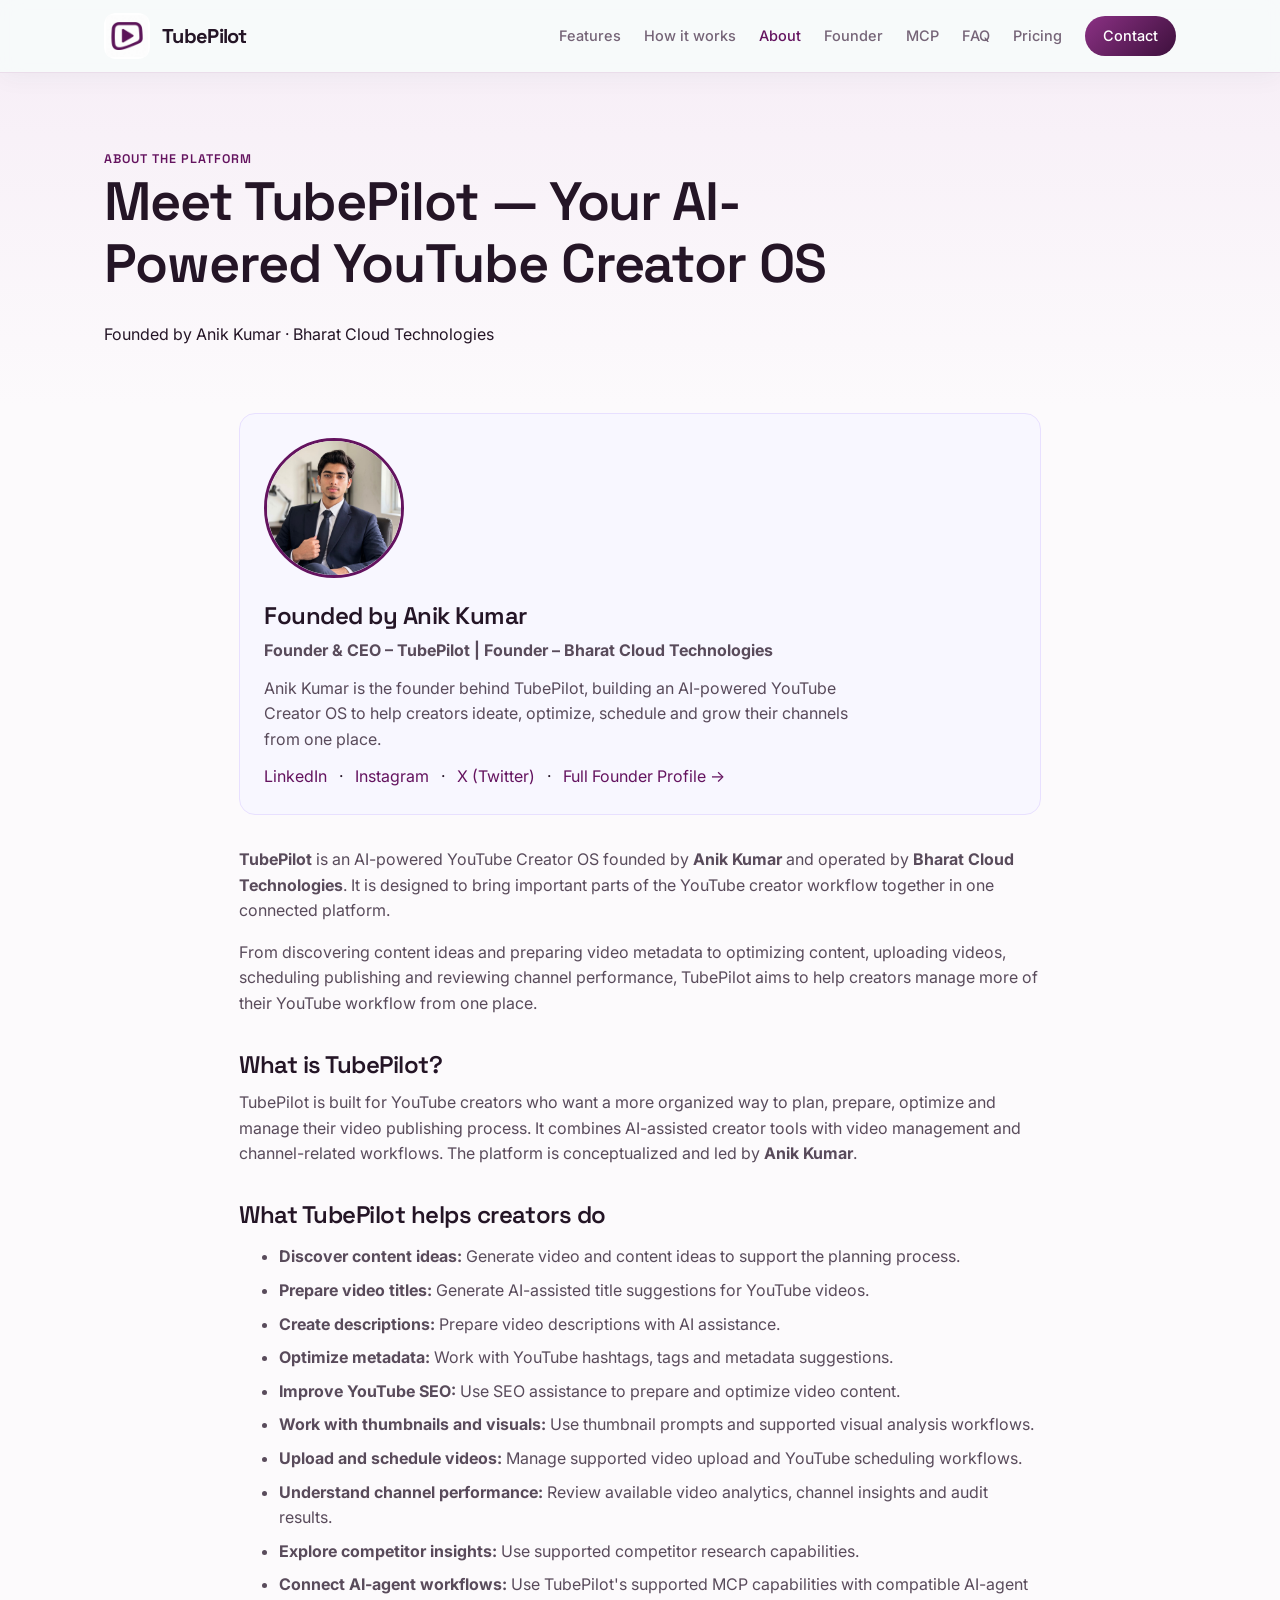
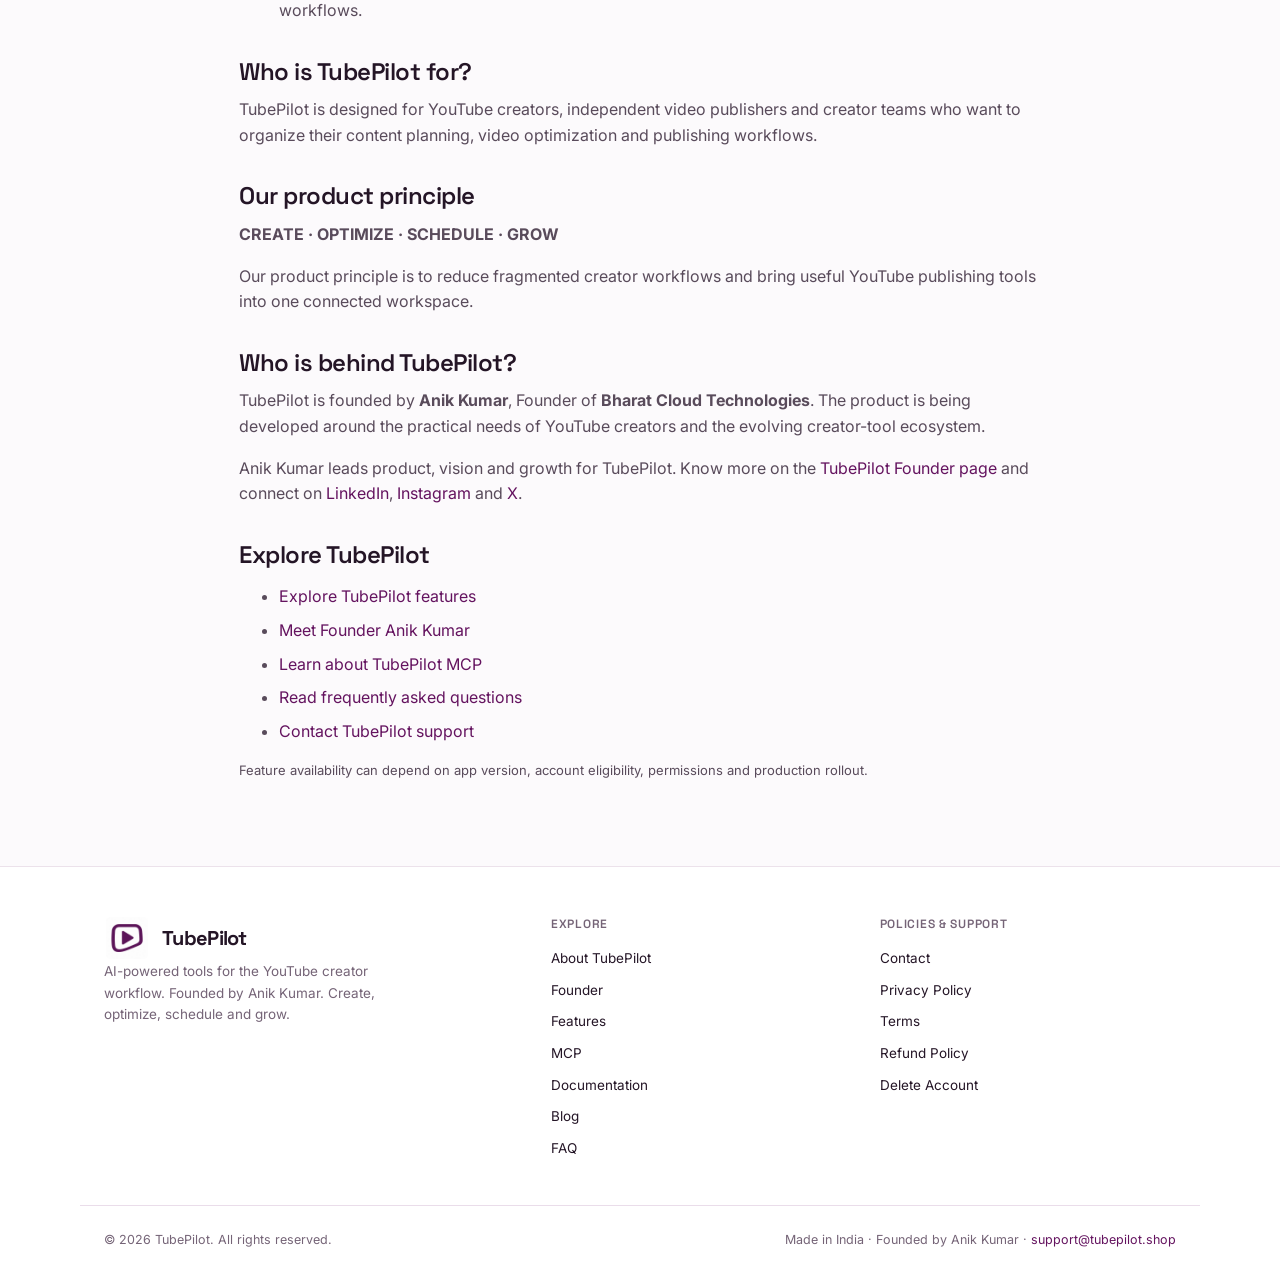
<file: about.html>
<!doctype html>
<html lang="en">
<head>
  <meta charset="utf-8">
  <meta name="viewport" content="width=device-width, initial-scale=1">
  <meta name="theme-color" content="#64135f">
  <link rel="icon" href="assets/icon.png">
  <link rel="preconnect" href="https://fonts.googleapis.com">
  <link rel="preconnect" href="https://fonts.gstatic.com" crossorigin>
  <link href="https://fonts.googleapis.com/css2?family=Space+Grotesk:wght@500;600;700&family=Inter:wght@400;500;600;700&display=swap" rel="stylesheet">
  <link rel="stylesheet" href="css/style.css">
  <title>About TubePilot | Founded by Anik Kumar | AI-Powered YouTube Creator OS</title>
  <meta name="description" content="TubePilot is founded by Anik Kumar. An AI-powered YouTube Creator OS built by Bharat Cloud Technologies to help creators ideate, optimize, schedule and grow.">
  <meta name="author" content="Anik Kumar">
  <meta name="robots" content="index, follow, max-image-preview:large">
  <link rel="canonical" href="https://www.tubepilot.shop/about.html">
  <meta property="og:type" content="website">
  <meta property="og:title" content="About TubePilot | Founded by Anik Kumar">
  <meta property="og:description" content="TubePilot is an AI-powered YouTube Creator OS founded by Anik Kumar. Learn about the founder and the mission behind TubePilot & Bharat Cloud Technologies.">
  <meta property="og:url" content="https://www.tubepilot.shop/about.html">
  <meta property="og:site_name" content="TubePilot">
  <meta property="og:image" content="https://www.tubepilot.shop/assets/founder.png">
  <meta name="twitter:card" content="summary_large_image">
  <meta name="twitter:title" content="About TubePilot | Founder Anik Kumar">
  <meta name="twitter:description" content="Meet Anik Kumar, Founder of TubePilot & Bharat Cloud Technologies. Building the AI-powered OS for YouTube creators.">
  <meta name="twitter:image" content="https://www.tubepilot.shop/assets/founder.png">
  <script type="application/ld+json">
  {
    "@context": "https://schema.org",
    "@graph": [
      {
        "@type": "Organization",
        "@id": "https://www.tubepilot.shop/#organization",
        "name": "TubePilot",
        "alternateName": "TubePilot App",
        "url": "https://www.tubepilot.shop/",
        "logo": {"@type": "ImageObject", "url": "https://www.tubepilot.shop/assets/logo.png"},
        "image": "https://www.tubepilot.shop/assets/logo.png",
        "email": "support@tubepilot.shop",
        "founder": {"@id": "https://www.tubepilot.shop/about.html#anik-kumar"},
        "parentOrganization": {"@type": "Organization", "name": "Bharat Cloud Technologies", "url": "https://www.tubepilot.shop/"},
        "sameAs": ["https://www.linkedin.com/in/bharatcloudtechnologies", "https://www.instagram.com/tubepilot.app", "https://x.com/TubePilotApp"]
      },
      {
        "@type": "Person",
        "@id": "https://www.tubepilot.shop/about.html#anik-kumar",
        "name": "Anik Kumar",
        "alternateName": "Anik Kumar TubePilot",
        "givenName": "Anik",
        "familyName": "Kumar",
        "jobTitle": "Founder & CEO",
        "description": "Anik Kumar is the Founder of TubePilot and Bharat Cloud Technologies. He is building TubePilot - an AI-powered YouTube Creator OS for content ideation, SEO, scheduling and growth.",
        "url": "https://www.tubepilot.shop/founder.html",
        "image": {"@type": "ImageObject", "@id": "https://www.tubepilot.shop/assets/founder.png", "url": "https://www.tubepilot.shop/assets/founder.png", "caption": "Anik Kumar - Founder of TubePilot"},
        "worksFor": {"@id": "https://www.tubepilot.shop/#organization"},
        "founderOf": [{"@id": "https://www.tubepilot.shop/#organization"}],
        "sameAs": ["https://www.linkedin.com/in/bharatcloudtechnologies", "https://www.instagram.com/tubepilot.app", "https://x.com/TubePilotApp", "https://www.tubepilot.shop/founder.html", "https://www.tubepilot.shop/about.html"]
      },
      {
        "@type": "WebSite",
        "@id": "https://www.tubepilot.shop/#website",
        "url": "https://www.tubepilot.shop/",
        "name": "TubePilot",
        "publisher": {"@id": "https://www.tubepilot.shop/#organization"},
        "inLanguage": "en"
      },
      {
        "@type": "SoftwareApplication",
        "@id": "https://www.tubepilot.shop/#software",
        "name": "TubePilot",
        "url": "https://www.tubepilot.shop/",
        "description": "TubePilot is an AI-powered YouTube Creator OS founded by Anik Kumar that brings content ideation, creation assistance, optimization, video upload, scheduling and analytics into one connected workflow.",
        "applicationCategory": "MultimediaApplication",
        "operatingSystem": "Android",
        "image": "https://www.tubepilot.shop/assets/logo.png",
        "publisher": {"@id": "https://www.tubepilot.shop/#organization"},
        "author": {"@id": "https://www.tubepilot.shop/about.html#anik-kumar"},
        "creator": {"@id": "https://www.tubepilot.shop/about.html#anik-kumar"},
        "featureList": ["AI video and content ideas", "AI title suggestions", "AI description generation", "YouTube hashtags, tags and metadata assistance", "YouTube SEO optimization", "Thumbnail prompts and visual analysis", "YouTube video upload", "Video scheduling", "Video analytics and channel insights", "YouTube channel audit", "Competitor research tools", "TubePilot MCP integration for supported AI-agent workflows"]
      },
      {
        "@type": "AboutPage",
        "@id": "https://www.tubepilot.shop/about.html#webpage",
        "url": "https://www.tubepilot.shop/about.html",
        "name": "About TubePilot - Founded by Anik Kumar",
        "description": "Learn about TubePilot, its founder Anik Kumar, and its mission to build the AI-powered OS for YouTube creators.",
        "isPartOf": {"@id": "https://www.tubepilot.shop/#website"},
        "about": [{"@id": "https://www.tubepilot.shop/#organization"}, {"@id": "https://www.tubepilot.shop/about.html#anik-kumar"}],
        "mainEntity": {"@id": "https://www.tubepilot.shop/#organization"},
        "primaryImageOfPage": {"@id": "https://www.tubepilot.shop/assets/founder.png"},
        "inLanguage": "en"
      },
      {
        "@type": "BreadcrumbList",
        "@id": "https://www.tubepilot.shop/about.html#breadcrumb",
        "itemListElement": [{"@type": "ListItem", "position": 1, "name": "Home", "item": "https://www.tubepilot.shop/"}, {"@type": "ListItem", "position": 2, "name": "About TubePilot", "item": "https://www.tubepilot.shop/about.html"}]
      }
    ]
  }
  </script>
</head>
<body>
<header class="site-header">
  <div class="container row">
    <a class="brand" href="index.html"><span class="mark"><img src="assets/logo.png" alt="TubePilot logo"></span>TubePilot</a>
    <nav class="nav-links" id="nav-links">
      <a href="index.html#features">Features</a>
      <a href="index.html#how-it-works">How it works</a>
      <a href="about.html" aria-current="page">About</a>
      <a href="founder.html">Founder</a>
      <a href="mcp.html">MCP</a>
      <a href="faq.html">FAQ</a>
      <a href="index.html#pricing">Pricing</a>
      <a href="contact.html" class="nav-cta">Contact</a>
    </nav>
    <button class="nav-toggle" aria-label="Toggle menu" aria-expanded="false" aria-controls="nav-links"><span></span></button>
  </div>
</header>
<main id="main-content">
  <section class="tp-page-hero">
    <div class="container">
      <span class="eyebrow">About the platform</span>
      <h1>Meet TubePilot — Your AI-Powered YouTube Creator OS</h1>
      <p class="meta">Founded by Anik Kumar · Bharat Cloud Technologies</p>
    </div>
  </section>
  <section class="section">
    <div class="container tp-content">
      <div class="founder-highlight" style="display:flex; gap:24px; align-items:center; flex-wrap:wrap; background:#f8f7ff; border:1px solid #e8e0ff; border-radius:16px; padding:24px; margin-bottom:32px;">
        <img src="assets/founder.png" alt="Anik Kumar - Founder of TubePilot and Bharat Cloud Technologies" title="Anik Kumar Founder of TubePilot" width="140" height="140" style="border-radius:50%; object-fit:cover; border:3px solid #64135f;">
        <div>
          <h2 style="margin:0 0 8px 0;">Founded by Anik Kumar</h2>
          <p style="margin:0 0 12px 0;"><strong>Founder & CEO – TubePilot | Founder – Bharat Cloud Technologies</strong></p>
          <p style="margin:0 0 12px 0; max-width:600px;">Anik Kumar is the founder behind TubePilot, building an AI-powered YouTube Creator OS to help creators ideate, optimize, schedule and grow their channels from one place.</p>
          <div style="display:flex; gap:12px; flex-wrap:wrap;">
            <a href="https://www.linkedin.com/in/bharatcloudtechnologies" target="_blank" rel="noopener">LinkedIn</a> ·
            <a href="https://www.instagram.com/tubepilot.app" target="_blank" rel="noopener">Instagram</a> ·
            <a href="https://x.com/TubePilotApp" target="_blank" rel="noopener">X (Twitter)</a> ·
            <a href="founder.html">Full Founder Profile →</a>
          </div>
        </div>
      </div>
      <p><strong>TubePilot</strong> is an AI-powered YouTube Creator OS founded by <strong>Anik Kumar</strong> and operated by <strong>Bharat Cloud Technologies</strong>. It is designed to bring important parts of the YouTube creator workflow together in one connected platform.</p>
      <p>From discovering content ideas and preparing video metadata to optimizing content, uploading videos, scheduling publishing and reviewing channel performance, TubePilot aims to help creators manage more of their YouTube workflow from one place.</p>
      <h2>What is TubePilot?</h2>
      <p>TubePilot is built for YouTube creators who want a more organized way to plan, prepare, optimize and manage their video publishing process. It combines AI-assisted creator tools with video management and channel-related workflows. The platform is conceptualized and led by <strong>Anik Kumar</strong>.</p>
      <h2>What TubePilot helps creators do</h2>
      <ul>
        <li><strong>Discover content ideas:</strong> Generate video and content ideas to support the planning process.</li>
        <li><strong>Prepare video titles:</strong> Generate AI-assisted title suggestions for YouTube videos.</li>
        <li><strong>Create descriptions:</strong> Prepare video descriptions with AI assistance.</li>
        <li><strong>Optimize metadata:</strong> Work with YouTube hashtags, tags and metadata suggestions.</li>
        <li><strong>Improve YouTube SEO:</strong> Use SEO assistance to prepare and optimize video content.</li>
        <li><strong>Work with thumbnails and visuals:</strong> Use thumbnail prompts and supported visual analysis workflows.</li>
        <li><strong>Upload and schedule videos:</strong> Manage supported video upload and YouTube scheduling workflows.</li>
        <li><strong>Understand channel performance:</strong> Review available video analytics, channel insights and audit results.</li>
        <li><strong>Explore competitor insights:</strong> Use supported competitor research capabilities.</li>
        <li><strong>Connect AI-agent workflows:</strong> Use TubePilot's supported MCP capabilities with compatible AI-agent workflows.</li>
      </ul>
      <h2>Who is TubePilot for?</h2>
      <p>TubePilot is designed for YouTube creators, independent video publishers and creator teams who want to organize their content planning, video optimization and publishing workflows.</p>
      <h2>Our product principle</h2>
      <p><strong>CREATE · OPTIMIZE · SCHEDULE · GROW</strong></p>
      <p>Our product principle is to reduce fragmented creator workflows and bring useful YouTube publishing tools into one connected workspace.</p>
      <h2>Who is behind TubePilot?</h2>
      <p>TubePilot is founded by <strong>Anik Kumar</strong>, Founder of <strong>Bharat Cloud Technologies</strong>. The product is being developed around the practical needs of YouTube creators and the evolving creator-tool ecosystem.</p>
      <p>Anik Kumar leads product, vision and growth for TubePilot. Know more on the <a href="founder.html">TubePilot Founder page</a> and connect on <a href="https://www.linkedin.com/in/bharatcloudtechnologies" target="_blank" rel="noopener">LinkedIn</a>, <a href="https://www.instagram.com/tubepilot.app" target="_blank" rel="noopener">Instagram</a> and <a href="https://x.com/TubePilotApp" target="_blank" rel="noopener">X</a>.</p>
      <h2>Explore TubePilot</h2>
      <ul>
        <li><a href="index.html#features">Explore TubePilot features</a></li>
        <li><a href="founder.html">Meet Founder Anik Kumar</a></li>
        <li><a href="mcp.html">Learn about TubePilot MCP</a></li>
        <li><a href="faq.html">Read frequently asked questions</a></li>
        <li><a href="contact.html">Contact TubePilot support</a></li>
      </ul>
      <p class="tp-note">Feature availability can depend on app version, account eligibility, permissions and production rollout.</p>
    </div>
  </section>
</main>
<footer class="site-footer">
  <div class="container footer-grid">
    <div class="footer-brand"><a class="brand" href="index.html"><span class="mark"><img src="assets/logo.png" alt="TubePilot logo"></span>TubePilot</a><p>AI-powered tools for the YouTube creator workflow. Founded by Anik Kumar. Create, optimize, schedule and grow.</p></div>
    <div class="footer-col"><p class="label">Explore</p><a href="about.html">About TubePilot</a><a href="founder.html">Founder</a><a href="features.html">Features</a><a href="mcp.html">MCP</a><a href="docs.html">Documentation</a><a href="blog.html">Blog</a><a href="faq.html">FAQ</a></div>
    <div class="footer-col"><p class="label">Policies & Support</p><a href="contact.html">Contact</a><a href="privacy.html">Privacy Policy</a><a href="terms.html">Terms</a><a href="refund.html">Refund Policy</a><a href="delete-account.html">Delete Account</a></div>
  </div>
  <div class="container footer-bottom"><span>© <span data-year>2026</span> TubePilot. All rights reserved.</span><span>Made in India · Founded by Anik Kumar · <a href="mailto:support@tubepilot.shop">support@tubepilot.shop</a></span></div>
</footer>
<button class="to-top" aria-label="Back to top">↑</button>
<script src="js/script.js"></script>
</body>
</html>
</file>
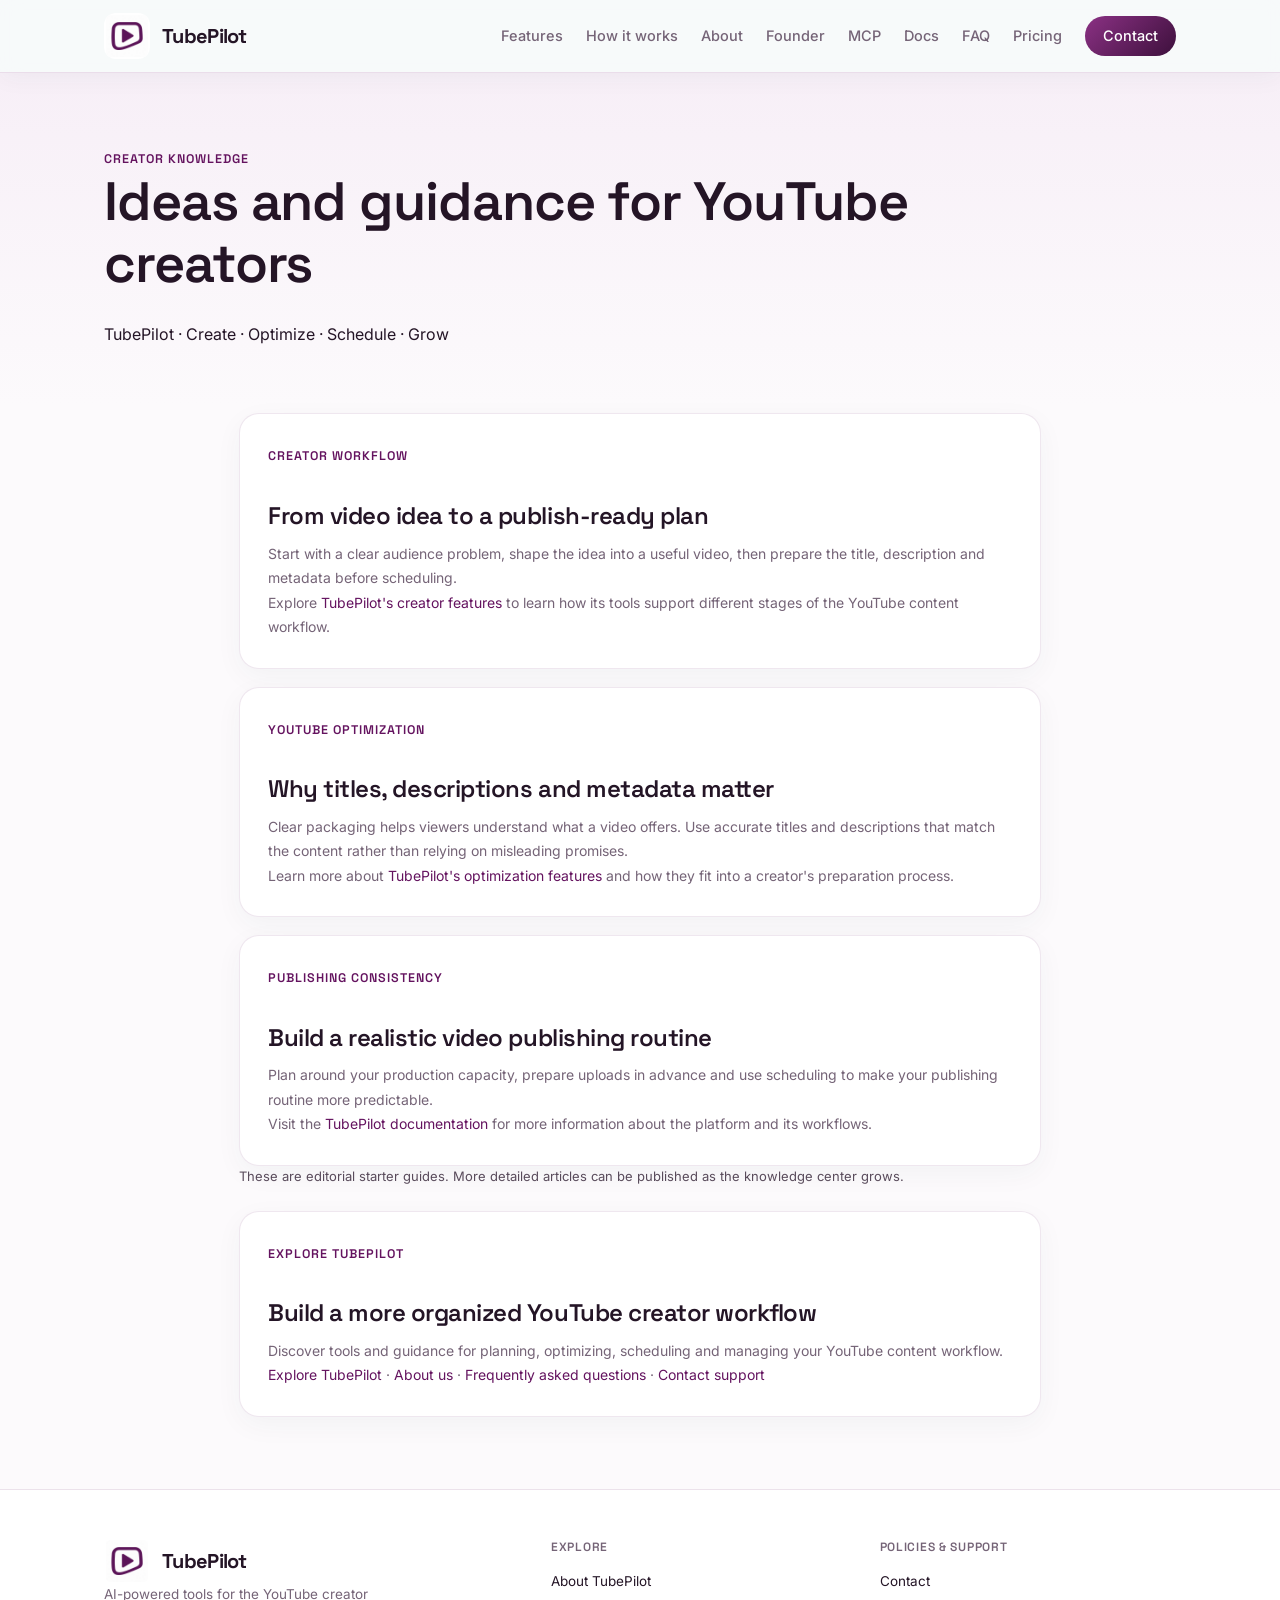
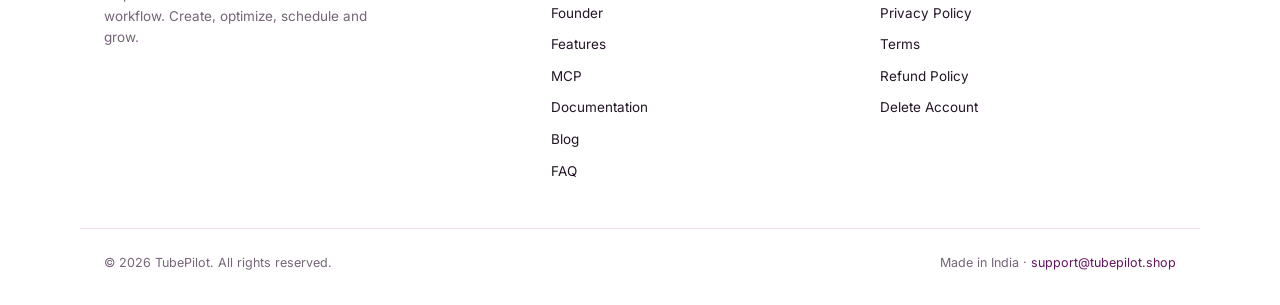
<file: blog.html>
<!doctype html>

<html lang="en">
<head>
  <meta charset="utf-8">
  <meta name="viewport" content="width=device-width, initial-scale=1">
  <meta name="theme-color" content="#64135f">  <title>TubePilot Blog | YouTube Creator Guides & Tips</title>
  <meta name="description" content="Explore TubePilot's practical guides for YouTube creators. Learn about video planning, titles, descriptions, metadata optimization and consistent publishing workflows.">
  <meta name="robots" content="index, follow">
  <link rel="canonical" href="https://www.tubepilot.shop/blog.html">  <link rel="icon" href="assets/icon.png">
  <link rel="preconnect" href="https://fonts.googleapis.com">
  <link rel="preconnect" href="https://fonts.gstatic.com" crossorigin>
  <link href="https://fonts.googleapis.com/css2?family=Space+Grotesk:wght@500;600;700&family=Inter:wght@400;500;600;700&display=swap" rel="stylesheet">
  <link rel="stylesheet" href="css/style.css">  <!-- Open Graph -->  <meta property="og:type" content="website">
  <meta property="og:site_name" content="TubePilot">
  <meta property="og:title" content="TubePilot Blog | YouTube Creator Guides & Tips">
  <meta property="og:description" content="Practical guidance for YouTube creators covering content planning, video optimization and publishing workflows.">
  <meta property="og:url" content="https://www.tubepilot.shop/blog.html">
  <meta property="og:image" content="https://www.tubepilot.shop/assets/logo.png">
  <meta property="og:image:alt" content="TubePilot logo">  <!-- Twitter / X -->  <meta name="twitter:card" content="summary">
  <meta name="twitter:title" content="TubePilot Blog | YouTube Creator Guides & Tips">
  <meta name="twitter:description" content="Guides and insights for YouTube creators. Create, optimize, schedule and grow.">
  <meta name="twitter:image" content="https://www.tubepilot.shop/assets/logo.png">  <!-- Structured Data -->  <script type="application/ld+json">
  {
    "@context": "https://schema.org",
    "@graph": [
      {
        "@type": "Organization",
        "@id": "https://www.tubepilot.shop/#organization",
        "name": "TubePilot",
        "url": "https://www.tubepilot.shop/",
        "logo": {
          "@type": "ImageObject",
          "url": "https://www.tubepilot.shop/assets/logo.png"
        },
        "email": "support@tubepilot.shop"
      },
      {
        "@type": "WebSite",
        "@id": "https://www.tubepilot.shop/#website",
        "url": "https://www.tubepilot.shop/",
        "name": "TubePilot",
        "publisher": {
          "@id": "https://www.tubepilot.shop/#organization"
        }
      },
      {
        "@type": "CollectionPage",
        "@id": "https://www.tubepilot.shop/blog.html#webpage",
        "url": "https://www.tubepilot.shop/blog.html",
        "name": "TubePilot Blog | YouTube Creator Guides & Tips",
        "description": "Guides and insights about YouTube content planning, video optimization, scheduling and creator workflows.",
        "isPartOf": {
          "@id": "https://www.tubepilot.shop/#website"
        },
        "publisher": {
          "@id": "https://www.tubepilot.shop/#organization"
        },
        "inLanguage": "en",
        "breadcrumb": {
          "@id": "https://www.tubepilot.shop/blog.html#breadcrumb"
        },
        "mainEntity": {
          "@type": "ItemList",
          "name": "YouTube Creator Guides",
          "itemListOrder": "https://schema.org/ItemListUnordered",
          "numberOfItems": 3,
          "itemListElement": [
            {
              "@type": "ListItem",
              "position": 1,
              "name": "From video idea to a publish-ready plan",
              "url": "https://www.tubepilot.shop/blog.html#creator-workflow"
            },
            {
              "@type": "ListItem",
              "position": 2,
              "name": "Why titles, descriptions and metadata matter",
              "url": "https://www.tubepilot.shop/blog.html#youtube-optimization"
            },
            {
              "@type": "ListItem",
              "position": 3,
              "name": "Build a realistic video publishing routine",
              "url": "https://www.tubepilot.shop/blog.html#publishing-consistency"
            }
          ]
        }
      },
      {
        "@type": "BreadcrumbList",
        "@id": "https://www.tubepilot.shop/blog.html#breadcrumb",
        "itemListElement": [
          {
            "@type": "ListItem",
            "position": 1,
            "name": "Home",
            "item": "https://www.tubepilot.shop/"
          },
          {
            "@type": "ListItem",
            "position": 2,
            "name": "Blog",
            "item": "https://www.tubepilot.shop/blog.html"
          }
        ]
      }
    ]
  }
  </script></head><body><header class="site-header">
  <div class="container row">
    <a class="brand" href="index.html">
      <span class="mark">
        <img src="assets/logo.png" alt="TubePilot logo">
      </span>
      TubePilot
    </a><nav class="nav-links" id="nav-links">
  <a href="index.html#features">Features</a>
  <a href="index.html#how-it-works">How it works</a>
  <a href="about.html">About</a>
  <a href="founder.html">Founder</a>
  <a href="mcp.html">MCP</a>
  <a href="docs.html">Docs</a>
  <a href="faq.html">FAQ</a>
  <a href="index.html#pricing">Pricing</a>
  <a href="contact.html" class="nav-cta">Contact</a>
</nav>

<button class="nav-toggle" aria-label="Toggle menu" aria-expanded="false" aria-controls="nav-links">
  <span></span>
</button>

  </div>
</header><main>  <section class="tp-page-hero">
    <div class="container">
      <span class="eyebrow">Creator knowledge</span>
      <h1>Ideas and guidance for YouTube creators</h1>
      <p class="meta">TubePilot · Create · Optimize · Schedule · Grow</p>
    </div>
  </section>  <section class="section">
    <div class="container tp-content">  <div class="tp-card" id="creator-workflow">
    <span class="eyebrow">Creator workflow</span>
    <h2>From video idea to a publish-ready plan</h2>
    <p>
      Start with a clear audience problem, shape the idea into a useful
      video, then prepare the title, description and metadata before
      scheduling.
    </p>
    <p>
      Explore
      <a href="features.html">TubePilot's creator features</a>
      to learn how its tools support different stages of the YouTube
      content workflow.
    </p>
  </div>

  <div class="tp-card" id="youtube-optimization" style="margin-top:18px">
    <span class="eyebrow">YouTube optimization</span>
    <h2>Why titles, descriptions and metadata matter</h2>
    <p>
      Clear packaging helps viewers understand what a video offers.
      Use accurate titles and descriptions that match the content
      rather than relying on misleading promises.
    </p>
    <p>
      Learn more about
      <a href="features.html">TubePilot's optimization features</a>
      and how they fit into a creator's preparation process.
    </p>
  </div>

  <div class="tp-card" id="publishing-consistency" style="margin-top:18px">
    <span class="eyebrow">Publishing consistency</span>
    <h2>Build a realistic video publishing routine</h2>
    <p>
      Plan around your production capacity, prepare uploads in advance
      and use scheduling to make your publishing routine more predictable.
    </p>
    <p>
      Visit the
      <a href="docs.html">TubePilot documentation</a>
      for more information about the platform and its workflows.
    </p>
  </div>

  <p class="tp-note">
    These are editorial starter guides. More detailed articles can be
    published as the knowledge center grows.
  </p>

  <div class="tp-card" style="margin-top:24px">
    <span class="eyebrow">Explore TubePilot</span>
    <h2>Build a more organized YouTube creator workflow</h2>
    <p>
      Discover tools and guidance for planning, optimizing, scheduling
      and managing your YouTube content workflow.
    </p>
    <p>
      <a href="index.html">Explore TubePilot</a>
      ·
      <a href="about.html">About us</a>
      ·
      <a href="faq.html">Frequently asked questions</a>
      ·
      <a href="contact.html">Contact support</a>
    </p>
  </div>

</div>

  </section></main><footer class="site-footer">
  <div class="container footer-grid"><div class="footer-brand">
  <a class="brand" href="index.html">
    <span class="mark">
      <img src="assets/logo.png" alt="TubePilot logo">
    </span>
    TubePilot
  </a>
  <p>
    AI-powered tools for the YouTube creator workflow.
    Create, optimize, schedule and grow.
  </p>
</div>

<div class="footer-col">
  <p class="label">Explore</p>
  <a href="about.html">About TubePilot</a>
  <a href="founder.html">Founder</a>
  <a href="features.html">Features</a>
  <a href="mcp.html">MCP</a>
  <a href="docs.html">Documentation</a>
  <a href="blog.html">Blog</a>
  <a href="faq.html">FAQ</a>
</div>

<div class="footer-col">
  <p class="label">Policies & Support</p>
  <a href="contact.html">Contact</a>
  <a href="privacy.html">Privacy Policy</a>
  <a href="terms.html">Terms</a>
  <a href="refund.html">Refund Policy</a>
  <a href="delete-account.html">Delete Account</a>
</div>

  </div>  <div class="container footer-bottom">
    <span>© <span data-year>2026</span> TubePilot. All rights reserved.</span>
    <span>
      Made in India ·
      <a href="mailto:support@tubepilot.shop">support@tubepilot.shop</a>
    </span>
  </div>
</footer><button class="to-top" aria-label="Back to top">↑</button>

<script src="js/script.js"></script></body>
</html>
</file>
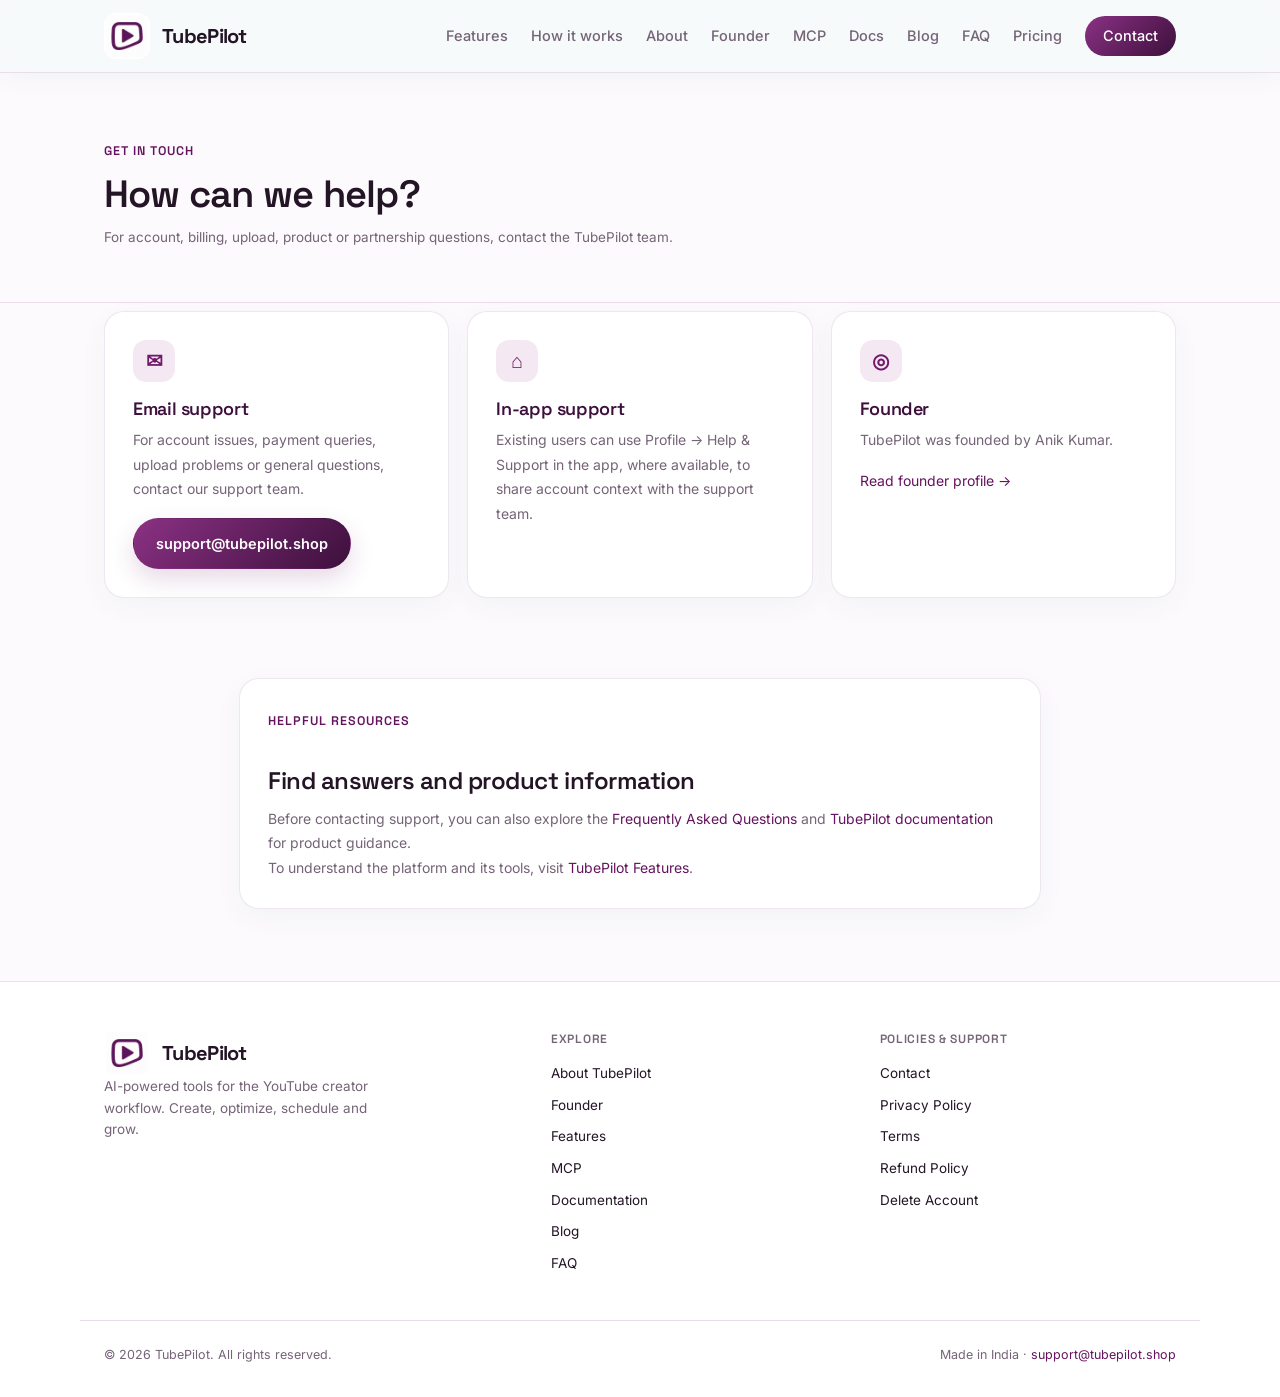
<file: contact.html>
<!doctype html>

<html lang="en">
<head>
  <meta charset="utf-8">
  <meta name="viewport" content="width=device-width, initial-scale=1">
  <meta name="theme-color" content="#64135f">  <title>Contact TubePilot | Customer Support & Help</title>
  <meta name="description" content="Contact TubePilot support for account, billing, payment, video upload, product and partnership questions. Get help at support@tubepilot.shop.">
  <meta name="robots" content="index, follow">
  <link rel="canonical" href="https://www.tubepilot.shop/contact.html">  <link rel="icon" href="assets/icon.png">
  <link rel="preconnect" href="https://fonts.googleapis.com">
  <link rel="preconnect" href="https://fonts.gstatic.com" crossorigin>
  <link href="https://fonts.googleapis.com/css2?family=Space+Grotesk:wght@500;600;700&family=Inter:wght@400;500;600;700&display=swap" rel="stylesheet">
  <link rel="stylesheet" href="css/style.css">  <!-- Open Graph -->  <meta property="og:type" content="website">
  <meta property="og:site_name" content="TubePilot">
  <meta property="og:title" content="Contact TubePilot | Customer Support & Help">
  <meta property="og:description" content="Need help with TubePilot? Contact our support team for account, billing, upload and product-related questions.">
  <meta property="og:url" content="https://www.tubepilot.shop/contact.html">
  <meta property="og:image" content="https://www.tubepilot.shop/assets/logo.png">
  <meta property="og:image:alt" content="TubePilot logo">  <!-- Twitter / X -->  <meta name="twitter:card" content="summary">
  <meta name="twitter:title" content="Contact TubePilot">
  <meta name="twitter:description" content="Contact TubePilot support for account, billing, product and partnership questions.">
  <meta name="twitter:image" content="https://www.tubepilot.shop/assets/logo.png">  <!-- Structured Data -->  <script type="application/ld+json">
  {
    "@context": "https://schema.org",
    "@graph": [
      {
        "@type": "Organization",
        "@id": "https://www.tubepilot.shop/#organization",
        "name": "TubePilot",
        "url": "https://www.tubepilot.shop/",
        "logo": {
          "@type": "ImageObject",
          "url": "https://www.tubepilot.shop/assets/logo.png"
        },
        "email": "support@tubepilot.shop"
      },
      {
        "@type": "WebSite",
        "@id": "https://www.tubepilot.shop/#website",
        "url": "https://www.tubepilot.shop/",
        "name": "TubePilot",
        "publisher": {
          "@id": "https://www.tubepilot.shop/#organization"
        }
      },
      {
        "@type": "ContactPage",
        "@id": "https://www.tubepilot.shop/contact.html#webpage",
        "url": "https://www.tubepilot.shop/contact.html",
        "name": "Contact TubePilot",
        "description": "Contact TubePilot support for account, billing, product and partnership questions.",
        "isPartOf": {
          "@id": "https://www.tubepilot.shop/#website"
        },
        "about": {
          "@id": "https://www.tubepilot.shop/#organization"
        },
        "publisher": {
          "@id": "https://www.tubepilot.shop/#organization"
        },
        "inLanguage": "en",
        "breadcrumb": {
          "@id": "https://www.tubepilot.shop/contact.html#breadcrumb"
        },
        "mainEntity": {
          "@type": "Organization",
          "@id": "https://www.tubepilot.shop/#organization",
          "email": "support@tubepilot.shop",
          "contactPoint": {
            "@type": "ContactPoint",
            "contactType": "customer support",
            "email": "support@tubepilot.shop",
            "availableLanguage": ["English", "Hindi"]
          }
        }
      },
      {
        "@type": "BreadcrumbList",
        "@id": "https://www.tubepilot.shop/contact.html#breadcrumb",
        "itemListElement": [
          {
            "@type": "ListItem",
            "position": 1,
            "name": "Home",
            "item": "https://www.tubepilot.shop/"
          },
          {
            "@type": "ListItem",
            "position": 2,
            "name": "Contact",
            "item": "https://www.tubepilot.shop/contact.html"
          }
        ]
      }
    ]
  }
  </script></head><body><header class="site-header">
  <div class="container row">
    <a class="brand" href="index.html">
      <span class="mark">
        <img src="assets/logo.png" alt="TubePilot logo">
      </span>
      TubePilot
    </a><nav class="nav-links" id="nav-links">
  <a href="index.html#features">Features</a>
  <a href="index.html#how-it-works">How it works</a>
  <a href="about.html">About</a>
  <a href="founder.html">Founder</a>
  <a href="mcp.html">MCP</a>
  <a href="docs.html">Docs</a>
  <a href="blog.html">Blog</a>
  <a href="faq.html">FAQ</a>
  <a href="index.html#pricing">Pricing</a>
  <a href="contact.html" class="nav-cta">Contact</a>
</nav>

<button class="nav-toggle" aria-label="Toggle menu" aria-expanded="false" aria-controls="nav-links">
  <span></span>
</button>

  </div>
</header><main>  <section class="legal-hero">
    <div class="container">
      <span class="eyebrow">Get in touch</span>
      <h1>How can we help?</h1>
      <p class="meta">
        For account, billing, upload, product or partnership questions,
        contact the TubePilot team.
      </p>
    </div>
  </section>  <section class="section">
    <div class="container tp-grid">  <article class="tp-card">
    <div class="tp-icon">✉</div>
    <h3>Email support</h3>
    <p>
      For account issues, payment queries, upload problems or
      general questions, contact our support team.
    </p>
    <p style="margin-top:16px">
      <a class="btn btn-primary" href="mailto:support@tubepilot.shop">
        support@tubepilot.shop
      </a>
    </p>
  </article>

  <article class="tp-card">
    <div class="tp-icon">⌂</div>
    <h3>In-app support</h3>
    <p>
      Existing users can use Profile → Help &amp; Support in the app,
      where available, to share account context with the support team.
    </p>
  </article>

  <article class="tp-card">
    <div class="tp-icon">◎</div>
    <h3>Founder</h3>
    <p>TubePilot was founded by Anik Kumar.</p>
    <p style="margin-top:16px">
      <a href="founder.html">Read founder profile →</a>
    </p>
  </article>

</div>

  </section>  <section class="section">
    <div class="container tp-content">
      <div class="tp-card">
        <span class="eyebrow">Helpful resources</span>
        <h2>Find answers and product information</h2>
        <p>
          Before contacting support, you can also explore the
          <a href="faq.html">Frequently Asked Questions</a>
          and
          <a href="docs.html">TubePilot documentation</a>
          for product guidance.
        </p>
        <p>
          To understand the platform and its tools, visit
          <a href="features.html">TubePilot Features</a>.
        </p>
      </div>
    </div>
  </section></main><footer class="site-footer">
  <div class="container footer-grid"><div class="footer-brand">
  <a class="brand" href="index.html">
    <span class="mark">
      <img src="assets/logo.png" alt="TubePilot logo">
    </span>
    TubePilot
  </a>
  <p>
    AI-powered tools for the YouTube creator workflow.
    Create, optimize, schedule and grow.
  </p>
</div>

<div class="footer-col">
  <p class="label">Explore</p>
  <a href="about.html">About TubePilot</a>
  <a href="founder.html">Founder</a>
  <a href="features.html">Features</a>
  <a href="mcp.html">MCP</a>
  <a href="docs.html">Documentation</a>
  <a href="blog.html">Blog</a>
  <a href="faq.html">FAQ</a>
</div>

<div class="footer-col">
  <p class="label">Policies &amp; Support</p>
  <a href="contact.html">Contact</a>
  <a href="privacy.html">Privacy Policy</a>
  <a href="terms.html">Terms</a>
  <a href="refund.html">Refund Policy</a>
  <a href="delete-account.html">Delete Account</a>
</div>

  </div>  <div class="container footer-bottom">
    <span>© <span data-year>2026</span> TubePilot. All rights reserved.</span>
    <span>
      Made in India ·
      <a href="mailto:support@tubepilot.shop">support@tubepilot.shop</a>
    </span>
  </div>
</footer><button class="to-top" aria-label="Back to top">↑</button>

<script src="js/script.js"></script></body>
</html>
</file>
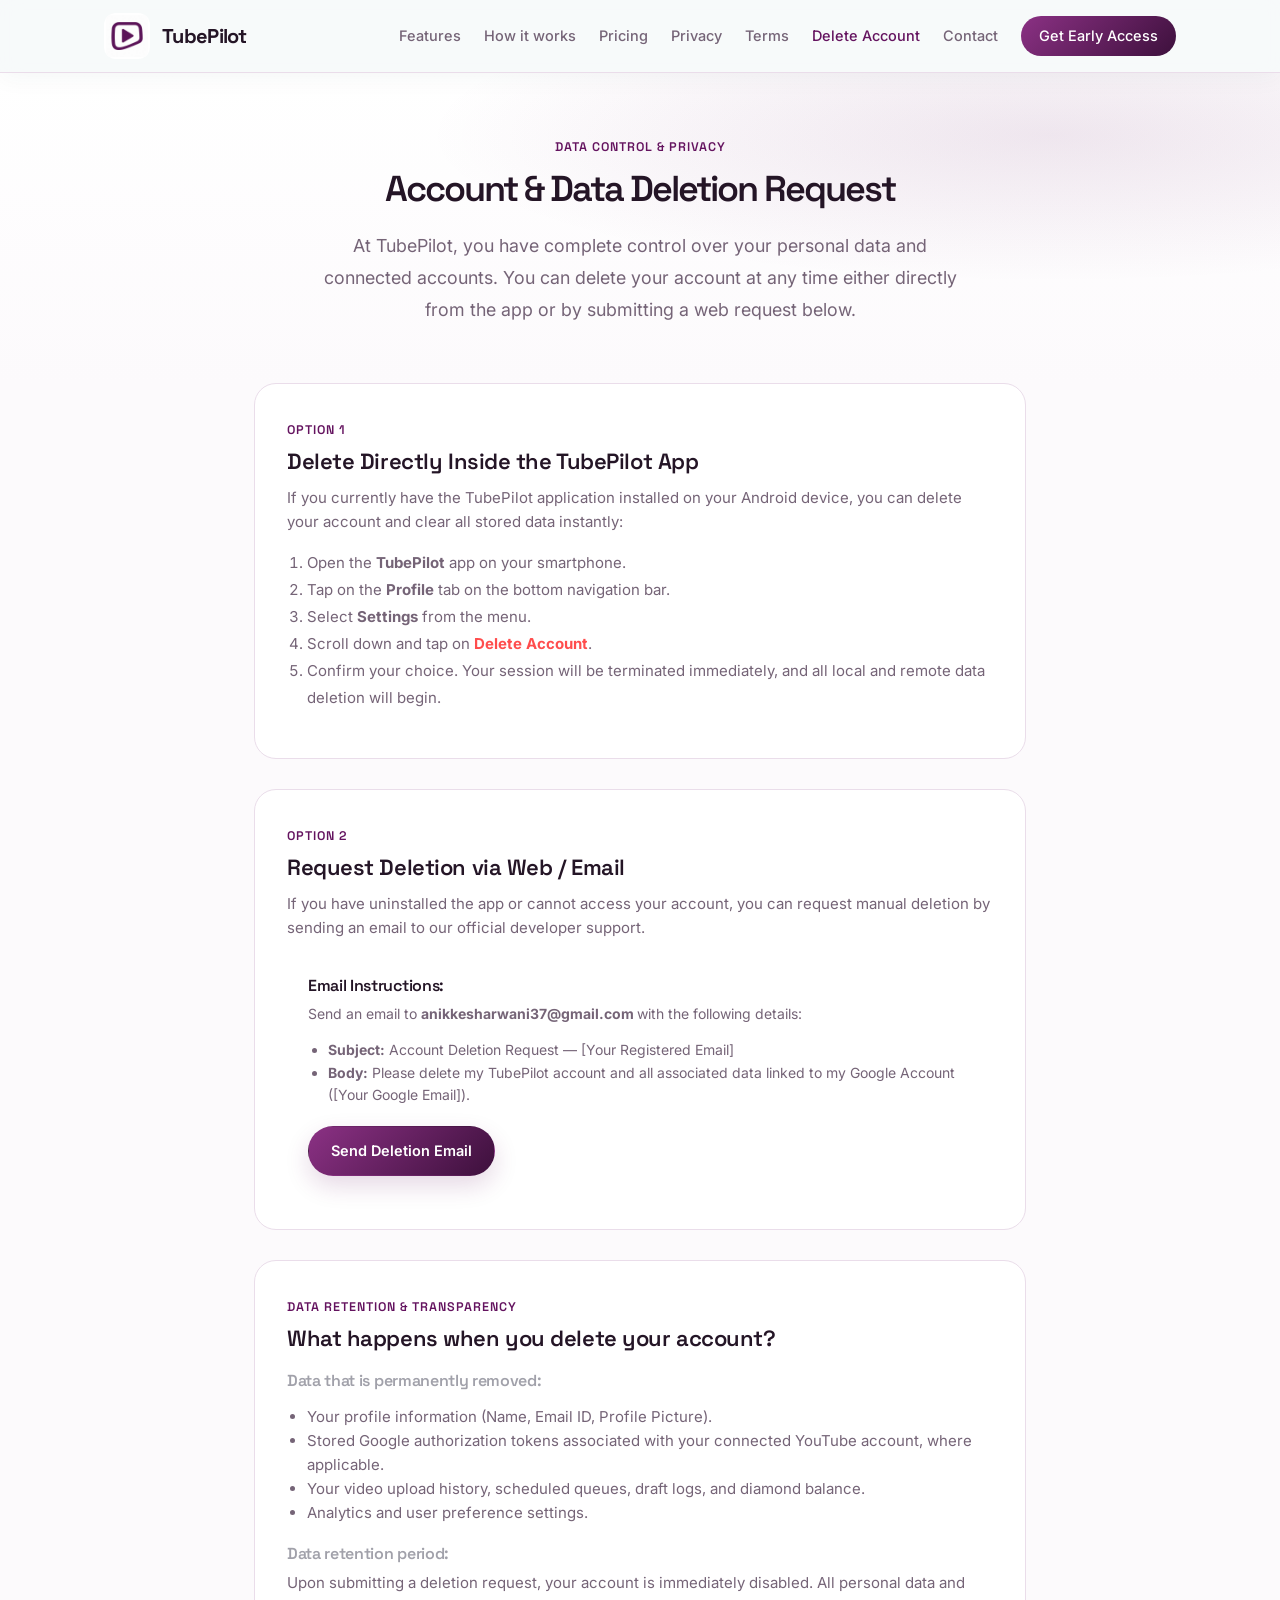
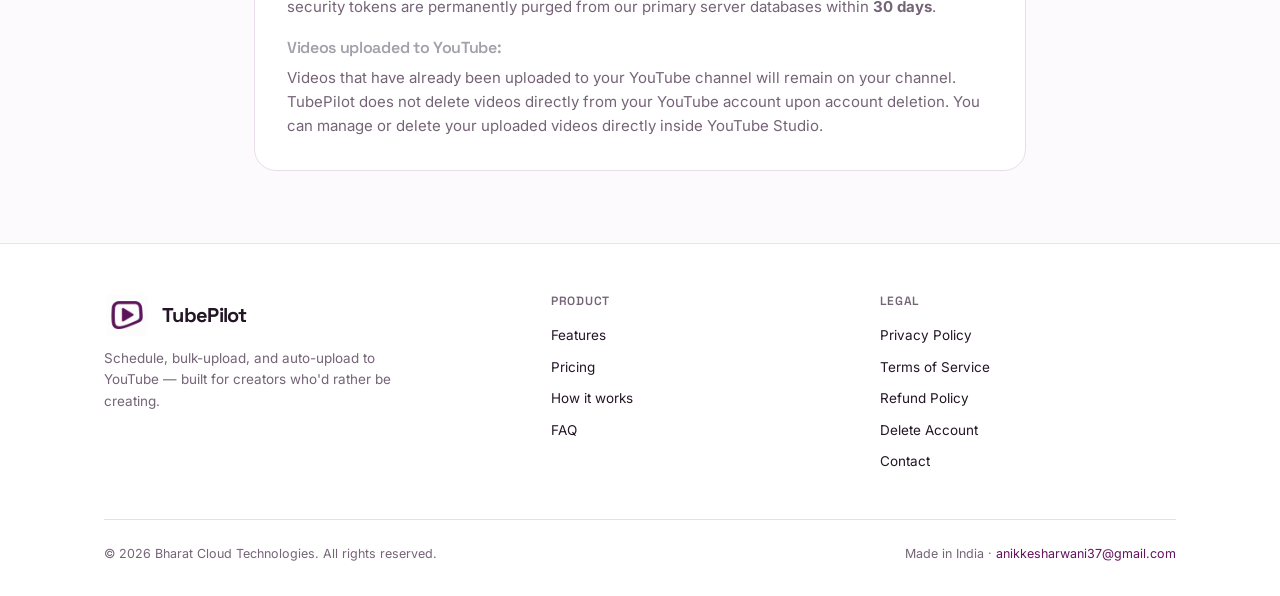
<file: delete-account.html>
<!DOCTYPE html><html lang="en">
<head>
<meta charset="UTF-8">
<meta name="viewport" content="width=device-width, initial-scale=1.0"><title>Account &amp; Data Deletion — TubePilot</title>
<meta name="description" content="Learn how to delete your TubePilot account and request deletion of associated personal data through the app or email.">
<meta name="robots" content="index, follow">
<link rel="canonical" href="https://www.tubepilot.shop/delete-account.html"><meta property="og:title" content="Account &amp; Data Deletion — TubePilot">
<meta property="og:description" content="Learn how to delete your TubePilot account and request deletion of associated personal data.">
<meta property="og:type" content="website">
<meta property="og:url" content="https://www.tubepilot.shop/delete-account.html">
<meta property="og:image" content="https://www.tubepilot.shop/assets/logo.png">
<meta property="og:site_name" content="TubePilot"><meta name="twitter:card" content="summary">
<meta name="twitter:title" content="Account &amp; Data Deletion — TubePilot">
<meta name="twitter:description" content="Instructions for deleting your TubePilot account and associated data.">
<meta name="twitter:image" content="https://www.tubepilot.shop/assets/logo.png"><link rel="icon" href="assets/icon.png">
<link rel="preconnect" href="https://fonts.googleapis.com">
<link rel="preconnect" href="https://fonts.gstatic.com" crossorigin>
<link href="https://fonts.googleapis.com/css2?family=Space+Grotesk:wght@500;600;700&family=Inter:wght@400;500;600;700&display=swap" rel="stylesheet">
<link rel="stylesheet" href="css/style.css"><base target="_self"><script type="application/ld+json">
{
  "@context": "https://schema.org",
  "@graph": [
    {
      "@type": "Organization",
      "@id": "https://www.tubepilot.shop/#organization",
      "name": "Bharat Cloud Technologies",
      "url": "https://www.tubepilot.shop/",
      "logo": {
        "@type": "ImageObject",
        "url": "https://www.tubepilot.shop/assets/logo.png"
      },
      "email": "support@tubepilot.shop"
    },
    {
      "@type": "WebSite",
      "@id": "https://www.tubepilot.shop/#website",
      "url": "https://www.tubepilot.shop/",
      "name": "TubePilot",
      "publisher": {
        "@id": "https://www.tubepilot.shop/#organization"
      }
    },
    {
      "@type": "WebPage",
      "@id": "https://www.tubepilot.shop/delete-account.html#webpage",
      "url": "https://www.tubepilot.shop/delete-account.html",
      "name": "Account & Data Deletion — TubePilot",
      "description": "Instructions for requesting deletion of a TubePilot account and associated personal data.",
      "isPartOf": {
        "@id": "https://www.tubepilot.shop/#website"
      },
      "about": {
        "@id": "https://www.tubepilot.shop/#organization"
      },
      "dateModified": "2026-07-31"
    },
    {
      "@type": "BreadcrumbList",
      "@id": "https://www.tubepilot.shop/delete-account.html#breadcrumb",
      "itemListElement": [
        {
          "@type": "ListItem",
          "position": 1,
          "name": "Home",
          "item": "https://www.tubepilot.shop/"
        },
        {
          "@type": "ListItem",
          "position": 2,
          "name": "Account & Data Deletion",
          "item": "https://www.tubepilot.shop/delete-account.html"
        }
      ]
    }
  ]
}
</script></head><body><header class="site-header">
  <div class="container row"><a class="brand" href="index.html">
  <span class="mark">
    <img src="assets/logo.png" alt="TubePilot logo">
  </span>
  TubePilot
</a>

<nav class="nav-links" id="nav-links">
  <a href="index.html#features">Features</a>
  <a href="index.html#how-it-works">How it works</a>
  <a href="index.html#pricing">Pricing</a>
  <a href="privacy.html">Privacy</a>
  <a href="terms.html">Terms</a>
  <a href="delete-account.html" class="active" aria-current="page">Delete Account</a>
  <a href="contact.html">Contact</a>
  <a href="contact.html" class="nav-cta">Get Early Access</a>
</nav>

<button class="nav-toggle" aria-label="Toggle menu" aria-expanded="false" aria-controls="nav-links">
  <span></span>
</button>

  </div>
</header><main>  <!-- Page Header -->  <section class="hero" style="padding: 60px 0 40px 0;">
    <div class="container" style="max-width: 820px; text-align: center;">  <span class="eyebrow">Data Control &amp; Privacy</span>

  <h1 style="font-size: 36px; margin-top: 10px;">
    Account &amp; Data Deletion Request
  </h1>

  <p class="lead" style="margin: 16px auto; max-width: 650px;">
    At TubePilot, you have complete control over your personal data and connected accounts. You can delete your account at any time either directly from the app or by submitting a web request below.
  </p>

</div>

  </section>  <!-- Content Section -->  <section class="section" style="padding-top: 0;">
    <div class="container" style="max-width: 820px;">  <!-- Option 1: In-App -->
  <div class="card" style="padding: 32px; margin-bottom: 30px;">

    <span class="eyebrow">Option 1</span>

    <h2 style="font-size: 22px; margin-top: 8px;">
      Delete Directly Inside the TubePilot App
    </h2>

    <p style="color: var(--text-dim); font-size: 15px;">
      If you currently have the TubePilot application installed on your Android device, you can delete your account and clear all stored data instantly:
    </p>

    <ol style="color: var(--text-dim); font-size: 15px; padding-left: 20px; line-height: 1.8; margin-top: 12px;">
      <li>Open the <strong>TubePilot</strong> app on your smartphone.</li>
      <li>Tap on the <strong>Profile</strong> tab on the bottom navigation bar.</li>
      <li>Select <strong>Settings</strong> from the menu.</li>
      <li>Scroll down and tap on <strong style="color: #ff4d4d;">Delete Account</strong>.</li>
      <li>Confirm your choice. Your session will be terminated immediately, and all local and remote data deletion will begin.</li>
    </ol>

  </div>

  <!-- Option 2: Web / Email Request -->
  <div class="card" style="padding: 32px; margin-bottom: 30px;">

    <span class="eyebrow">Option 2</span>

    <h2 style="font-size: 22px; margin-top: 8px;">
      Request Deletion via Web / Email
    </h2>

    <p style="color: var(--text-dim); font-size: 15px;">
      If you have uninstalled the app or cannot access your account, you can request manual deletion by sending an email to our official developer support.
    </p>

    <div style="background: rgba(255, 255, 255, 0.03); border: 1px solid rgba(255, 255, 255, 0.1); border-radius: 12px; padding: 20px; margin-top: 16px;">

      <h3 style="font-size: 16px; margin-bottom: 8px;">
        Email Instructions:
      </h3>

      <p style="color: var(--text-dim); font-size: 14px; margin-bottom: 12px;">
        Send an email to
        <strong>
          <a href="mailto:anikkesharwani37@gmail.com" style="color: var(--accent);">anikkesharwani37@gmail.com</a>
        </strong>
        with the following details:
      </p>

      <ul style="color: var(--text-dim); font-size: 14px; padding-left: 20px; line-height: 1.6;">
        <li><strong>Subject:</strong> Account Deletion Request — [Your Registered Email]</li>
        <li><strong>Body:</strong> Please delete my TubePilot account and all associated data linked to my Google Account ([Your Google Email]).</li>
      </ul>

      <div style="margin-top: 20px;">
        <a href="mailto:anikkesharwani37@gmail.com?subject=Account%20Deletion%20Request%20-%20TubePilot&amp;body=Hello%20TubePilot%20Support%2C%0A%0AI%20would%20like%20to%20request%20the%20permanent%20deletion%20of%20my%20TubePilot%20account%20and%20all%20associated%20data.%0A%0ARegistered%20Email%20ID%3A%20%0A%0AThank%20you." class="btn btn-primary">
          Send Deletion Email
        </a>
      </div>

    </div>
  </div>

  <!-- Data Details -->
  <div class="card" style="padding: 32px;">

    <span class="eyebrow">Data Retention &amp; Transparency</span>

    <h2 style="font-size: 22px; margin-top: 8px;">
      What happens when you delete your account?
    </h2>

    <h3 style="font-size: 16px; margin-top: 20px; color: #a1a1aa;">
      Data that is permanently removed:
    </h3>

    <ul style="color: var(--text-dim); font-size: 15px; padding-left: 20px; line-height: 1.6;">
      <li>Your profile information (Name, Email ID, Profile Picture).</li>
      <li>Stored Google authorization tokens associated with your connected YouTube account, where applicable.</li>
      <li>Your video upload history, scheduled queues, draft logs, and diamond balance.</li>
      <li>Analytics and user preference settings.</li>
    </ul>

    <h3 style="font-size: 16px; margin-top: 20px; color: #a1a1aa;">
      Data retention period:
    </h3>

    <p style="color: var(--text-dim); font-size: 15px;">
      Upon submitting a deletion request, your account is immediately disabled. All personal data and security tokens are permanently purged from our primary server databases within <strong>30 days</strong>.
    </p>

    <h3 style="font-size: 16px; margin-top: 20px; color: #a1a1aa;">
      Videos uploaded to YouTube:
    </h3>

    <p style="color: var(--text-dim); font-size: 15px; margin-bottom: 0;">
      Videos that have already been uploaded to your YouTube channel will remain on your channel. TubePilot does not delete videos directly from your YouTube account upon account deletion. You can manage or delete your uploaded videos directly inside YouTube Studio.
    </p>

  </div>

</div>

  </section></main><footer class="site-footer">
  <div class="container"><div class="footer-grid">

  <div class="footer-brand">
    <a class="brand" href="index.html" style="margin-bottom:10px;">
      <span class="mark">
        <img src="assets/logo.png" alt="TubePilot logo">
      </span>
      TubePilot
    </a>

    <p>Schedule, bulk-upload, and auto-upload to YouTube — built for creators who'd rather be creating.</p>
  </div>

  <div class="footer-col">
    <p class="label">Product</p>
    <a href="index.html#features">Features</a>
    <a href="index.html#pricing">Pricing</a>
    <a href="index.html#how-it-works">How it works</a>
    <a href="index.html#faq">FAQ</a>
  </div>

  <div class="footer-col">
    <p class="label">Legal</p>
    <a href="privacy.html">Privacy Policy</a>
    <a href="terms.html">Terms of Service</a>
    <a href="refund.html">Refund Policy</a>
    <a href="delete-account.html">Delete Account</a>
    <a href="contact.html">Contact</a>
  </div>

</div>

<div class="footer-bottom">
  <span>&copy; <span data-year>2026</span> Bharat Cloud Technologies. All rights reserved.</span>
  <span>Made in India &middot; <a href="mailto:anikkesharwani37@gmail.com">anikkesharwani37@gmail.com</a></span>
</div>

  </div>
</footer><button class="to-top" aria-label="Back to top">
  <svg width="18" height="18" viewBox="0 0 24 24" fill="none">
    <path d="M12 19V5M12 5L6 11M12 5L18 11" stroke="currentColor" stroke-width="2" stroke-linecap="round" stroke-linejoin="round"/>
  </svg>
</button><script src="js/script.js"></script></body>
</html>
</file>
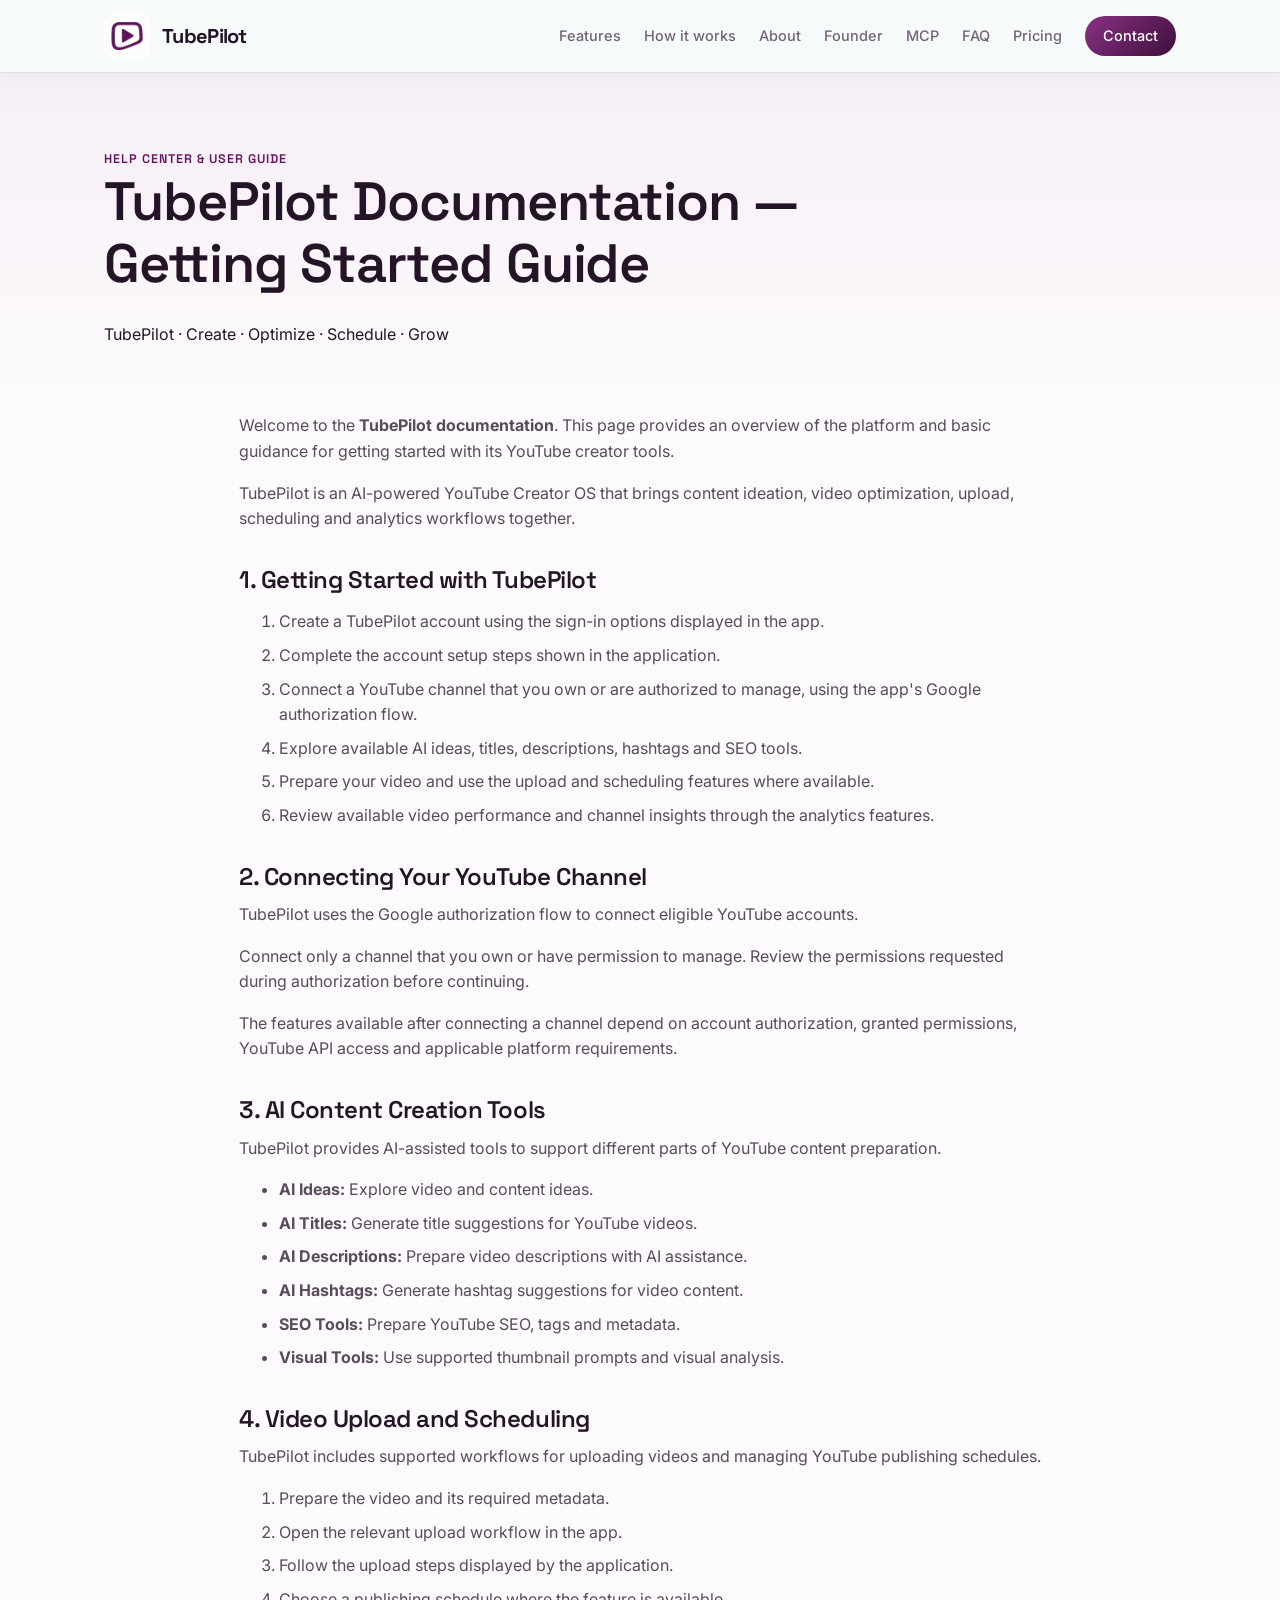
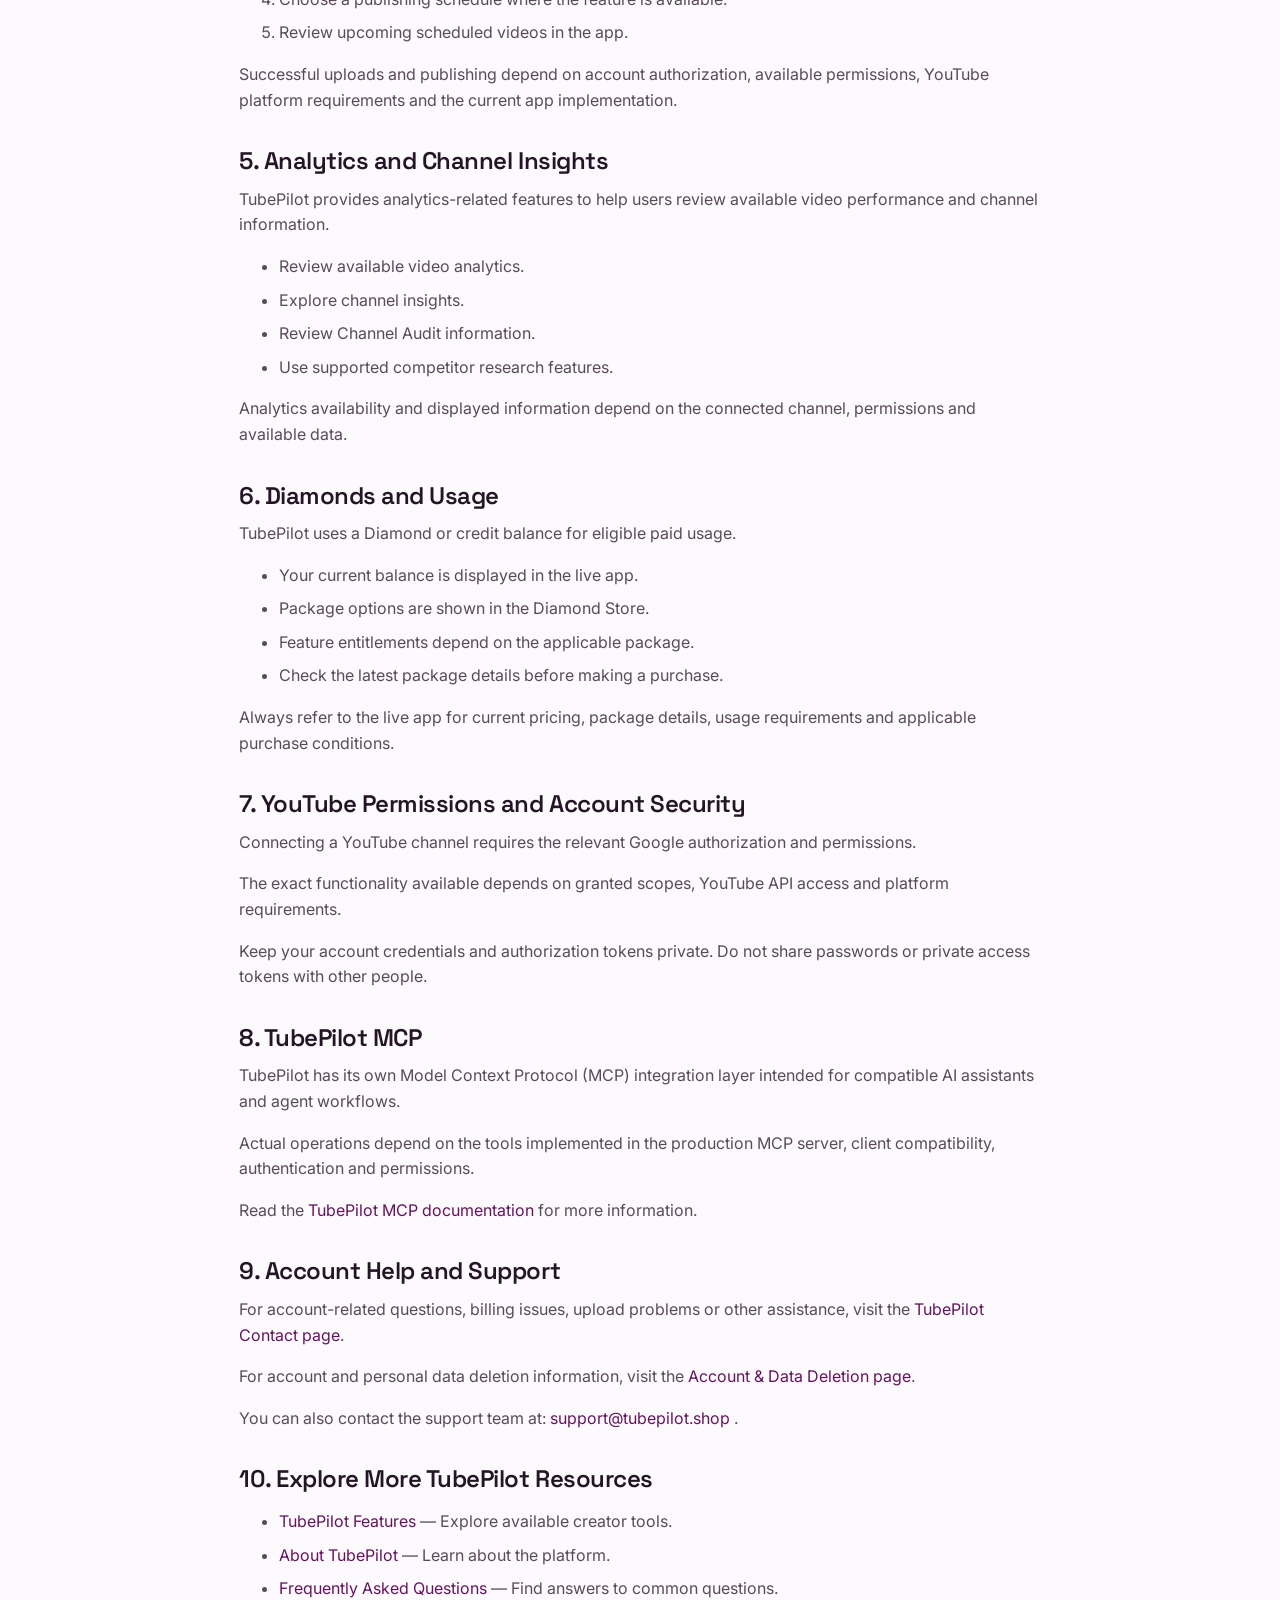
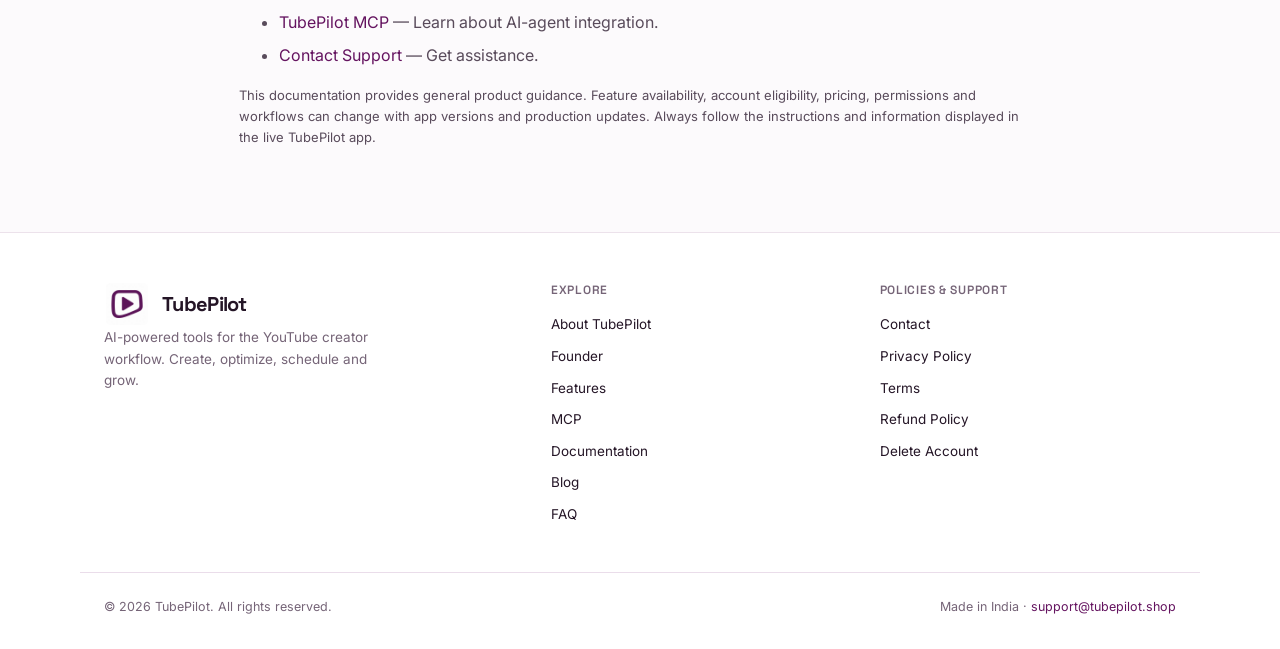
<file: docs.html>
<!doctype html>

<html lang="en">
<head>
  <meta charset="utf-8">
  <meta name="viewport" content="width=device-width, initial-scale=1">
  <meta name="theme-color" content="#64135f">  <link rel="icon" href="assets/icon.png">
  <link rel="preconnect" href="https://fonts.googleapis.com">
  <link rel="preconnect" href="https://fonts.gstatic.com" crossorigin>
  <link href="https://fonts.googleapis.com/css2?family=Space+Grotesk:wght@500;600;700&family=Inter:wght@400;500;600;700&display=swap" rel="stylesheet">
  <link rel="stylesheet" href="css/style.css">  <title>TubePilot Documentation | Getting Started & User Guide</title><meta
name="description"
content="Read the TubePilot documentation and getting-started guide. Learn about account setup, YouTube channel authorization, AI creator tools, video uploads, scheduling, Diamonds and support."

«»

  <meta name="author" content="Anik Kumar">
  <meta name="robots" content="index, follow, max-image-preview:large">  <link rel="canonical" href="https://www.tubepilot.shop/docs.html">  <meta property="og:type" content="website">
  <meta property="og:title" content="TubePilot Documentation">
  <meta
    property="og:description"
    content="Getting-started information and product guidance for the TubePilot YouTube Creator OS."
  >
  <meta property="og:url" content="https://www.tubepilot.shop/docs.html">
  <meta property="og:site_name" content="TubePilot">
  <meta property="og:image" content="https://www.tubepilot.shop/assets/logo.png">  <meta name="twitter:card" content="summary">
  <meta name="twitter:title" content="TubePilot Documentation">
  <meta
    name="twitter:description"
    content="Learn how to get started with TubePilot and explore its YouTube creator tools."
  >
  <meta name="twitter:image" content="https://www.tubepilot.shop/assets/logo.png">  <script type="application/ld+json">
  {
    "@context": "https://schema.org",
    "@graph": [
      {
        "@type": "Organization",
        "@id": "https://www.tubepilot.shop/#organization",
        "name": "TubePilot",
        "url": "https://www.tubepilot.shop/",
        "logo": {
          "@type": "ImageObject",
          "url": "https://www.tubepilot.shop/assets/logo.png"
        },
        "email": "support@tubepilot.shop"
      },
      {
        "@type": "WebSite",
        "@id": "https://www.tubepilot.shop/#website",
        "url": "https://www.tubepilot.shop/",
        "name": "TubePilot",
        "publisher": {
          "@id": "https://www.tubepilot.shop/#organization"
        },
        "inLanguage": "en"
      },
      {
        "@type": "TechArticle",
        "@id": "https://www.tubepilot.shop/docs.html#article",
        "headline": "TubePilot Documentation",
        "description": "Getting-started information and user guidance for TubePilot, an AI-powered YouTube Creator OS.",
        "url": "https://www.tubepilot.shop/docs.html",
        "author": {
          "@type": "Organization",
          "@id": "https://www.tubepilot.shop/#organization"
        },
        "publisher": {
          "@id": "https://www.tubepilot.shop/#organization"
        },
        "mainEntityOfPage": {
          "@id": "https://www.tubepilot.shop/docs.html#webpage"
        },
        "inLanguage": "en"
      },
      {
        "@type": "WebPage",
        "@id": "https://www.tubepilot.shop/docs.html#webpage",
        "url": "https://www.tubepilot.shop/docs.html",
        "name": "TubePilot Documentation",
        "description": "Product overview and getting-started information for TubePilot users.",
        "isPartOf": {
          "@id": "https://www.tubepilot.shop/#website"
        },
        "about": {
          "@id": "https://www.tubepilot.shop/#organization"
        },
        "publisher": {
          "@id": "https://www.tubepilot.shop/#organization"
        },
        "inLanguage": "en"
      },
      {
        "@type": "BreadcrumbList",
        "@id": "https://www.tubepilot.shop/docs.html#breadcrumb",
        "itemListElement": [
          {
            "@type": "ListItem",
            "position": 1,
            "name": "Home",
            "item": "https://www.tubepilot.shop/"
          },
          {
            "@type": "ListItem",
            "position": 2,
            "name": "Documentation",
            "item": "https://www.tubepilot.shop/docs.html"
          }
        ]
      }
    ]
  }
  </script></head><body><header class="site-header">
  <div class="container row"><a class="brand" href="index.html">
  <span class="mark">
    <img src="assets/logo.png" alt="TubePilot logo">
  </span>
  TubePilot
</a>

<nav class="nav-links" id="nav-links">
  <a href="index.html#features">Features</a>
  <a href="index.html#how-it-works">How it works</a>
  <a href="about.html">About</a>
  <a href="founder.html">Founder</a>
  <a href="mcp.html">MCP</a>
  <a href="faq.html">FAQ</a>
  <a href="index.html#pricing">Pricing</a>
  <a href="contact.html" class="nav-cta">Contact</a>
</nav>

<button
  class="nav-toggle"
  aria-label="Toggle menu"
  aria-expanded="false"
  aria-controls="nav-links"
>
  <span></span>
</button>

  </div>
</header><main id="main-content">  <section class="tp-page-hero">
    <div class="container">  <span class="eyebrow">Help Center &amp; User Guide</span>

  <h1>TubePilot Documentation — Getting Started Guide</h1>

  <p class="meta">
    TubePilot · Create · Optimize · Schedule · Grow
  </p>

</div>

  </section>  <section class="section">
    <div class="container tp-content">  <p>
    Welcome to the <strong>TubePilot documentation</strong>.
    This page provides an overview of the platform and basic
    guidance for getting started with its YouTube creator tools.
  </p>

  <p>
    TubePilot is an AI-powered YouTube Creator OS that brings
    content ideation, video optimization, upload, scheduling
    and analytics workflows together.
  </p>

  <h2>1. Getting Started with TubePilot</h2>

  <ol>
    <li>
      Create a TubePilot account using the sign-in options
      displayed in the app.
    </li>

    <li>
      Complete the account setup steps shown in the application.
    </li>

    <li>
      Connect a YouTube channel that you own or are authorized
      to manage, using the app's Google authorization flow.
    </li>

    <li>
      Explore available AI ideas, titles, descriptions,
      hashtags and SEO tools.
    </li>

    <li>
      Prepare your video and use the upload and scheduling
      features where available.
    </li>

    <li>
      Review available video performance and channel insights
      through the analytics features.
    </li>
  </ol>

  <h2>2. Connecting Your YouTube Channel</h2>

  <p>
    TubePilot uses the Google authorization flow to connect
    eligible YouTube accounts.
  </p>

  <p>
    Connect only a channel that you own or have permission
    to manage. Review the permissions requested during
    authorization before continuing.
  </p>

  <p>
    The features available after connecting a channel depend
    on account authorization, granted permissions, YouTube
    API access and applicable platform requirements.
  </p>

  <h2>3. AI Content Creation Tools</h2>

  <p>
    TubePilot provides AI-assisted tools to support different
    parts of YouTube content preparation.
  </p>

  <ul>
    <li>
      <strong>AI Ideas:</strong>
      Explore video and content ideas.
    </li>

    <li>
      <strong>AI Titles:</strong>
      Generate title suggestions for YouTube videos.
    </li>

    <li>
      <strong>AI Descriptions:</strong>
      Prepare video descriptions with AI assistance.
    </li>

    <li>
      <strong>AI Hashtags:</strong>
      Generate hashtag suggestions for video content.
    </li>

    <li>
      <strong>SEO Tools:</strong>
      Prepare YouTube SEO, tags and metadata.
    </li>

    <li>
      <strong>Visual Tools:</strong>
      Use supported thumbnail prompts and visual analysis.
    </li>
  </ul>

  <h2>4. Video Upload and Scheduling</h2>

  <p>
    TubePilot includes supported workflows for uploading
    videos and managing YouTube publishing schedules.
  </p>

  <ol>
    <li>Prepare the video and its required metadata.</li>
    <li>Open the relevant upload workflow in the app.</li>
    <li>Follow the upload steps displayed by the application.</li>
    <li>Choose a publishing schedule where the feature is available.</li>
    <li>Review upcoming scheduled videos in the app.</li>
  </ol>

  <p>
    Successful uploads and publishing depend on account
    authorization, available permissions, YouTube platform
    requirements and the current app implementation.
  </p>

  <h2>5. Analytics and Channel Insights</h2>

  <p>
    TubePilot provides analytics-related features to help
    users review available video performance and channel
    information.
  </p>

  <ul>
    <li>Review available video analytics.</li>
    <li>Explore channel insights.</li>
    <li>Review Channel Audit information.</li>
    <li>Use supported competitor research features.</li>
  </ul>

  <p>
    Analytics availability and displayed information depend
    on the connected channel, permissions and available data.
  </p>

  <h2>6. Diamonds and Usage</h2>

  <p>
    TubePilot uses a Diamond or credit balance for eligible
    paid usage.
  </p>

  <ul>
    <li>Your current balance is displayed in the live app.</li>
    <li>Package options are shown in the Diamond Store.</li>
    <li>Feature entitlements depend on the applicable package.</li>
    <li>Check the latest package details before making a purchase.</li>
  </ul>

  <p>
    Always refer to the live app for current pricing,
    package details, usage requirements and applicable
    purchase conditions.
  </p>

  <h2>7. YouTube Permissions and Account Security</h2>

  <p>
    Connecting a YouTube channel requires the relevant
    Google authorization and permissions.
  </p>

  <p>
    The exact functionality available depends on granted
    scopes, YouTube API access and platform requirements.
  </p>

  <p>
    Keep your account credentials and authorization tokens
    private. Do not share passwords or private access tokens
    with other people.
  </p>

  <h2>8. TubePilot MCP</h2>

  <p>
    TubePilot has its own Model Context Protocol (MCP)
    integration layer intended for compatible AI assistants
    and agent workflows.
  </p>

  <p>
    Actual operations depend on the tools implemented in
    the production MCP server, client compatibility,
    authentication and permissions.
  </p>

  <p>
    Read the <a href="mcp.html">TubePilot MCP documentation</a>
    for more information.
  </p>

  <h2>9. Account Help and Support</h2>

  <p>
    For account-related questions, billing issues, upload
    problems or other assistance, visit the
    <a href="contact.html">TubePilot Contact page</a>.
  </p>

  <p>
    For account and personal data deletion information,
    visit the
    <a href="delete-account.html">Account &amp; Data Deletion page</a>.
  </p>

  <p>
    You can also contact the support team at:
    <a href="mailto:support@tubepilot.shop">
      support@tubepilot.shop
    </a>.
  </p>

  <h2>10. Explore More TubePilot Resources</h2>

  <ul>
    <li>
      <a href="features.html">TubePilot Features</a> —
      Explore available creator tools.
    </li>

    <li>
      <a href="about.html">About TubePilot</a> —
      Learn about the platform.
    </li>

    <li>
      <a href="faq.html">Frequently Asked Questions</a> —
      Find answers to common questions.
    </li>

    <li>
      <a href="mcp.html">TubePilot MCP</a> —
      Learn about AI-agent integration.
    </li>

    <li>
      <a href="contact.html">Contact Support</a> —
      Get assistance.
    </li>
  </ul>

  <p class="tp-note">
    This documentation provides general product guidance.
    Feature availability, account eligibility, pricing,
    permissions and workflows can change with app versions
    and production updates. Always follow the instructions
    and information displayed in the live TubePilot app.
  </p>

</div>

  </section></main><footer class="site-footer">
  <div class="container footer-grid"><div class="footer-brand">
  <a class="brand" href="index.html">
    <span class="mark">
      <img src="assets/logo.png" alt="TubePilot logo">
    </span>
    TubePilot
  </a>

  <p>
    AI-powered tools for the YouTube creator workflow.
    Create, optimize, schedule and grow.
  </p>
</div>

<div class="footer-col">
  <p class="label">Explore</p>
  <a href="about.html">About TubePilot</a>
  <a href="founder.html">Founder</a>
  <a href="features.html">Features</a>
  <a href="mcp.html">MCP</a>
  <a href="docs.html">Documentation</a>
  <a href="blog.html">Blog</a>
  <a href="faq.html">FAQ</a>
</div>

<div class="footer-col">
  <p class="label">Policies &amp; Support</p>
  <a href="contact.html">Contact</a>
  <a href="privacy.html">Privacy Policy</a>
  <a href="terms.html">Terms</a>
  <a href="refund.html">Refund Policy</a>
  <a href="delete-account.html">Delete Account</a>
</div>

  </div>  <div class="container footer-bottom">
    <span>
      © <span data-year>2026</span> TubePilot. All rights reserved.
    </span><span>
  Made in India ·
  <a href="mailto:support@tubepilot.shop">support@tubepilot.shop</a>
</span>

  </div>
</footer><button class="to-top" aria-label="Back to top">↑</button>

<script src="js/script.js"></script></body>
</html>
</file>
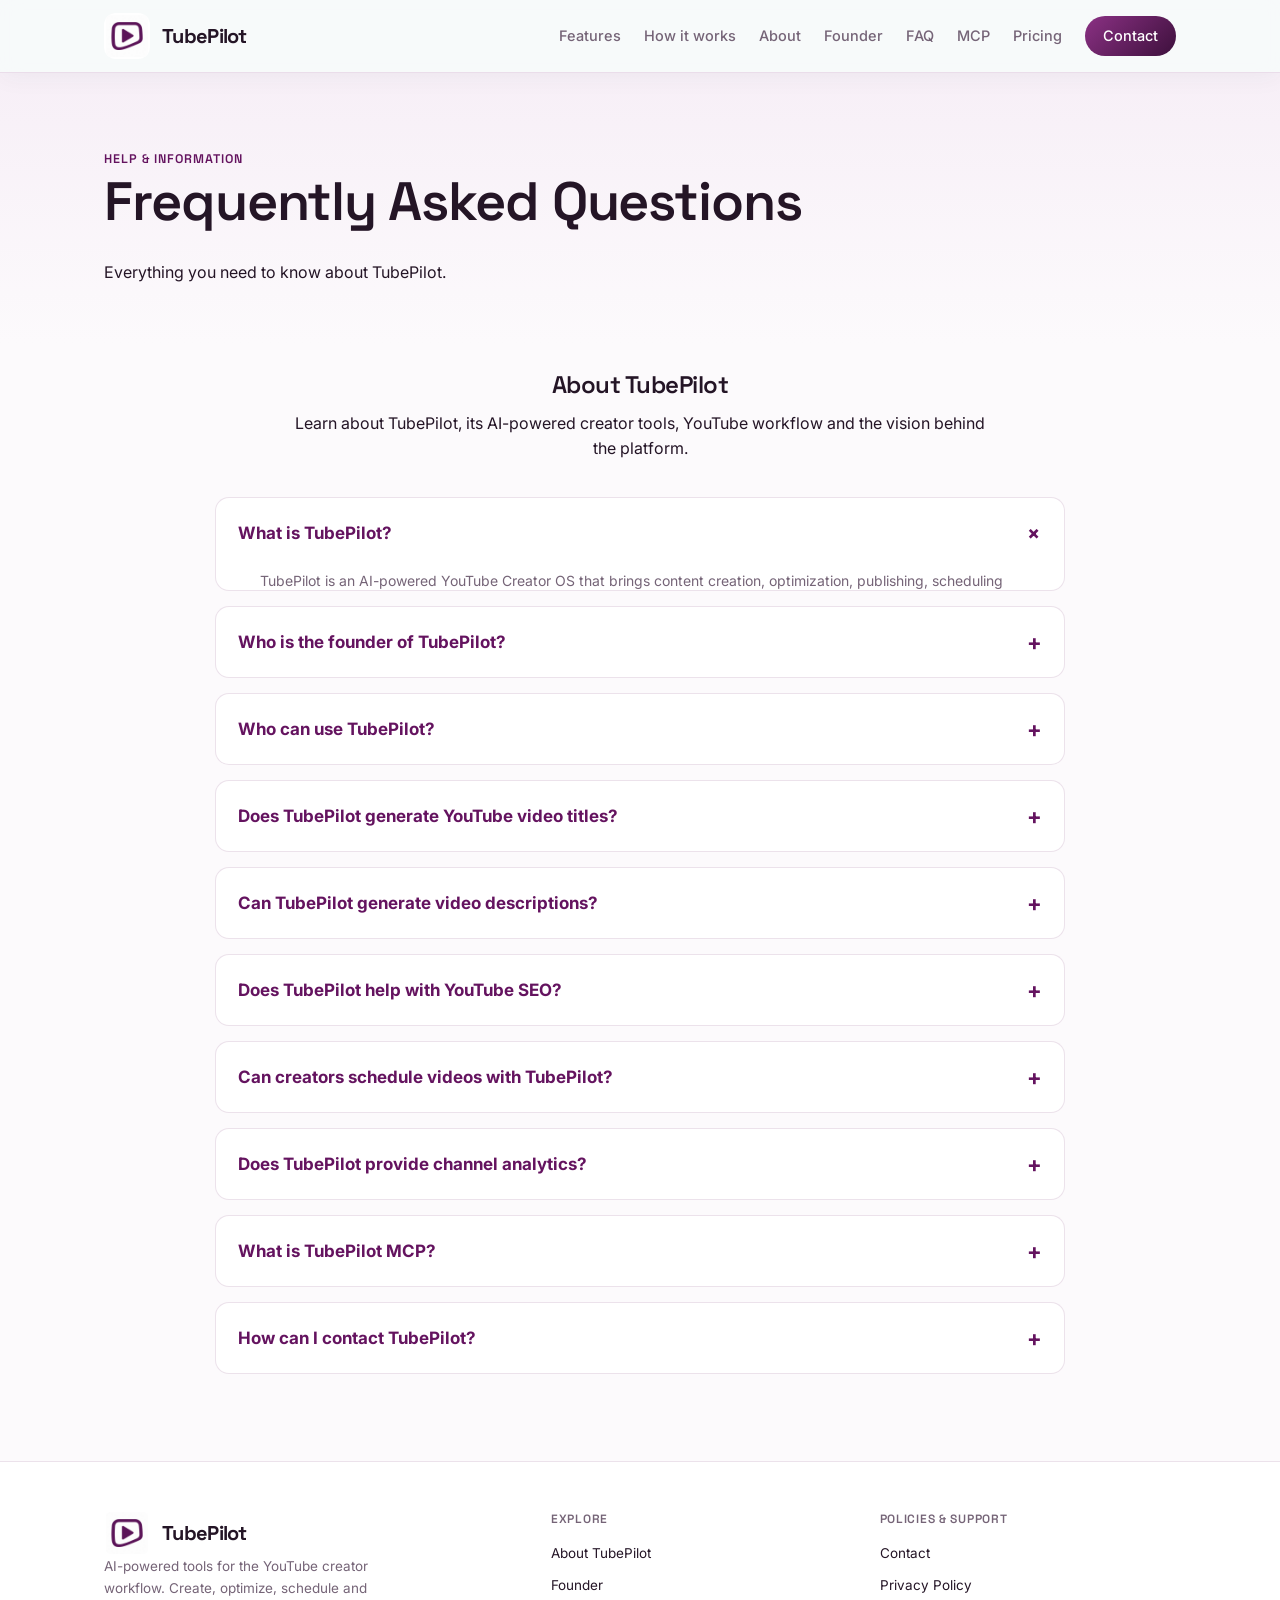
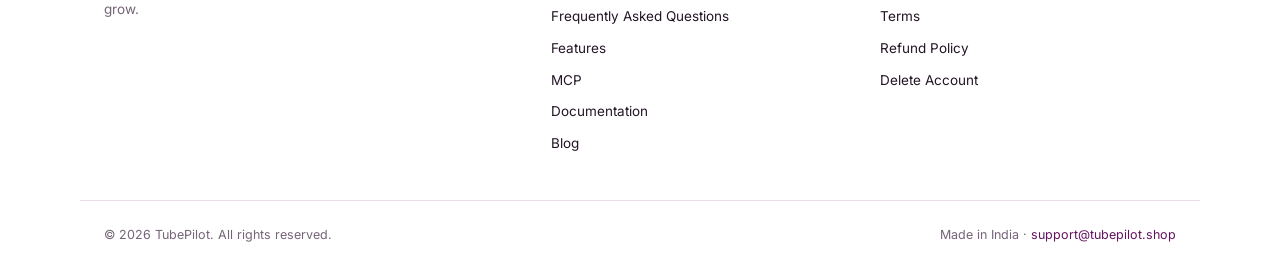
<file: faq.html>
<!doctype html>
<html lang="en">
<head>
<meta charset="utf-8">
<meta name="viewport" content="width=device-width, initial-scale=1">
<meta name="theme-color" content="#64135f">

<title>TubePilot FAQ – AI YouTube Creator Tools</title>

<meta name="description" content="Find answers about TubePilot, the AI-powered YouTube Creator OS. Learn about AI ideas, titles, SEO optimization, video scheduling, analytics and founder Anik Kumar.">

<link rel="canonical" href="https://www.tubepilot.shop/faq.html">
<link rel="icon" href="assets/icon.png">

<link rel="preconnect" href="https://fonts.googleapis.com">
<link rel="preconnect" href="https://fonts.gstatic.com" crossorigin>

<link href="https://fonts.googleapis.com/css2?family=Space+Grotesk:wght@500;600;700&family=Inter:wght@400;500;600;700&display=swap" rel="stylesheet">

<link rel="stylesheet" href="css/style.css">

<style>
.faq-container {
  max-width: 850px;
  margin: auto;
}

.faq-item {
  background: #fff;
  border: 1px solid rgba(100,19,95,.12);
  border-radius: 14px;
  margin-bottom: 15px;
  overflow: hidden;
}

.faq-question {
  width: 100%;
  padding: 22px;
  border: none;
  background: transparent;
  text-align: left;
  font-size: 17px;
  font-weight: 700;
  color: #64135f;
  cursor: pointer;
  display: flex;
  justify-content: space-between;
  gap: 15px;
  font-family: 'Inter', sans-serif;
}

.faq-question span {
  font-size: 22px;
}

.faq-answer {
  display: none;
  padding: 0 22px 22px;
  color: #555;
  line-height: 1.8;
}

.faq-item.active .faq-answer {
  display: block;
}

.faq-item.active .faq-question span {
  transform: rotate(45deg);
}

.faq-answer a {
  color: #64135f;
}

.faq-intro {
  max-width: 700px;
  margin: 20px auto 35px;
  text-align: center;
}

@media(max-width:600px) {
  .faq-question {
    font-size: 15px;
    padding: 18px;
  }
}
</style>

<script type="application/ld+json">
{
  "@context": "https://schema.org",
  "@type": "FAQPage",
  "mainEntity": [
    {
      "@type": "Question",
      "name": "What is TubePilot?",
      "acceptedAnswer": {
        "@type": "Answer",
        "text": "TubePilot is an AI-powered YouTube Creator OS that brings content creation, optimization, publishing, scheduling and analytics into one workflow."
      }
    },
    {
      "@type": "Question",
      "name": "Who is the founder of TubePilot?",
      "acceptedAnswer": {
        "@type": "Answer",
        "text": "Anik Kumar is the founder of TubePilot."
      }
    },
    {
      "@type": "Question",
      "name": "Who can use TubePilot?",
      "acceptedAnswer": {
        "@type": "Answer",
        "text": "TubePilot is designed for YouTube creators who want to manage their content workflow."
      }
    },
    {
      "@type": "Question",
      "name": "Does TubePilot generate YouTube video titles?",
      "acceptedAnswer": {
        "@type": "Answer",
        "text": "TubePilot includes an AI Title Generator to help creators generate YouTube video title ideas."
      }
    },
    {
      "@type": "Question",
      "name": "Does TubePilot help with YouTube SEO?",
      "acceptedAnswer": {
        "@type": "Answer",
        "text": "TubePilot provides SEO optimization tools to help creators work on video metadata and discoverability."
      }
    },
    {
      "@type": "Question",
      "name": "Can creators schedule YouTube videos with TubePilot?",
      "acceptedAnswer": {
        "@type": "Answer",
        "text": "TubePilot includes video upload and smart scheduling features for the YouTube publishing workflow."
      }
    },
    {
      "@type": "Question",
      "name": "Does TubePilot provide YouTube analytics?",
      "acceptedAnswer": {
        "@type": "Answer",
        "text": "TubePilot includes video analytics and channel insights to help creators understand performance."
      }
    },
    {
      "@type": "Question",
      "name": "What is TubePilot MCP?",
      "acceptedAnswer": {
        "@type": "Answer",
        "text": "MCP stands for Model Context Protocol. TubePilot has an MCP-related integration initiative. Specific capabilities depend on the tools that have been implemented and tested."
      }
    }
  ]
}
</script>

</head>

<body>

<header class="site-header">
<div class="container row">

<a class="brand" href="index.html">
<span class="mark">
<img src="assets/logo.png" alt="TubePilot logo">
</span>
TubePilot
</a>

<nav class="nav-links" id="nav-links">
<a href="index.html#features">Features</a>
<a href="index.html#how-it-works">How it works</a>
<a href="about.html">About</a>
<a href="founder.html">Founder</a>
<a href="faq.html">FAQ</a>
<a href="mcp.html">MCP</a>
<a href="index.html#pricing">Pricing</a>
<a href="contact.html" class="nav-cta">Contact</a>
</nav>

<button class="nav-toggle" aria-label="Toggle menu" aria-expanded="false" aria-controls="nav-links">
<span></span>
</button>

</div>
</header>

<main>

<section class="tp-page-hero">
<div class="container">
<span class="eyebrow">Help & Information</span>
<h1>Frequently Asked Questions</h1>
<p class="meta">Everything you need to know about TubePilot.</p>
</div>
</section>

<section class="section">

<div class="container">

<div class="faq-intro">
<h2>About TubePilot</h2>
<p>
Learn about TubePilot, its AI-powered creator tools,
YouTube workflow and the vision behind the platform.
</p>
</div>

<div class="faq-container">

<div class="faq-item active">
<button class="faq-question">
What is TubePilot?
<span>+</span>
</button>
<div class="faq-answer">
<p>
TubePilot is an AI-powered YouTube Creator OS that brings
content creation, optimization, publishing, scheduling
and analytics into one workflow.
</p>
</div>
</div>

<div class="faq-item">
<button class="faq-question">
Who is the founder of TubePilot?
<span>+</span>
</button>
<div class="faq-answer">
<p>
<strong>Anik Kumar</strong> is the founder of TubePilot.
His vision is to make essential YouTube creator workflows
easier to manage through useful AI-assisted tools.
</p>
<p>
Read the <a href="founder.html">official Founder Profile</a>.
</p>
</div>
</div>

<div class="faq-item">
<button class="faq-question">
Who can use TubePilot?
<span>+</span>
</button>
<div class="faq-answer">
<p>
TubePilot is designed for YouTube creators who want to
manage their content planning, optimization, publishing
and performance workflow.
</p>
</div>
</div>

<div class="faq-item">
<button class="faq-question">
Does TubePilot generate YouTube video titles?
<span>+</span>
</button>
<div class="faq-answer">
<p>
Yes. TubePilot includes an AI Title Generator that helps
creators generate title ideas for their YouTube videos.
</p>
</div>
</div>

<div class="faq-item">
<button class="faq-question">
Can TubePilot generate video descriptions?
<span>+</span>
</button>
<div class="faq-answer">
<p>
TubePilot includes AI Description Generation to help
creators prepare descriptions for their YouTube content.
</p>
</div>
</div>

<div class="faq-item">
<button class="faq-question">
Does TubePilot help with YouTube SEO?
<span>+</span>
</button>
<div class="faq-answer">
<p>
TubePilot provides SEO optimization tools, including
support for video metadata and tags, to help creators
work on YouTube content discoverability.
</p>
</div>
</div>

<div class="faq-item">
<button class="faq-question">
Can creators schedule videos with TubePilot?
<span>+</span>
</button>
<div class="faq-answer">
<p>
TubePilot includes video upload and smart scheduling
features to help creators manage their YouTube publishing workflow.
</p>
</div>
</div>

<div class="faq-item">
<button class="faq-question">
Does TubePilot provide channel analytics?
<span>+</span>
</button>
<div class="faq-answer">
<p>
TubePilot includes video analytics and channel insights
to help creators understand their content performance.
</p>
</div>
</div>

<div class="faq-item">
<button class="faq-question">
What is TubePilot MCP?
<span>+</span>
</button>
<div class="faq-answer">
<p>
MCP stands for Model Context Protocol.
TubePilot has an MCP-related integration initiative.
Its available capabilities depend on the tools that have
actually been implemented and tested.
</p>
</div>
</div>

<div class="faq-item">
<button class="faq-question">
How can I contact TubePilot?
<span>+</span>
</button>
<div class="faq-answer">
<p>
For questions or product support, contact:
<a href="mailto:support@tubepilot.shop">
support@tubepilot.shop
</a>
</p>
</div>
</div>

</div>
</div>
</section>

</main>

<footer class="site-footer">

<div class="container footer-grid">

<div class="footer-brand">
<a class="brand" href="index.html">
<span class="mark">
<img src="assets/logo.png" alt="TubePilot logo">
</span>
TubePilot
</a>

<p>
AI-powered tools for the YouTube creator workflow.
Create, optimize, schedule and grow.
</p>
</div>

<div class="footer-col">
<p class="label">Explore</p>
<a href="about.html">About TubePilot</a>
<a href="founder.html">Founder</a>
<a href="faq.html">Frequently Asked Questions</a>
<a href="features.html">Features</a>
<a href="mcp.html">MCP</a>
<a href="docs.html">Documentation</a>
<a href="blog.html">Blog</a>
</div>

<div class="footer-col">
<p class="label">Policies & Support</p>
<a href="contact.html">Contact</a>
<a href="privacy.html">Privacy Policy</a>
<a href="terms.html">Terms</a>
<a href="refund.html">Refund Policy</a>
<a href="delete-account.html">Delete Account</a>
</div>

</div>

<div class="container footer-bottom">
<span>© <span data-year>2026</span> TubePilot. All rights reserved.</span>
<span>Made in India · <a href="mailto:support@tubepilot.shop">support@tubepilot.shop</a></span>
</div>

</footer>

<button class="to-top" aria-label="Back to top">↑</button>

<script src="js/script.js"></script>

<script>
document.querySelectorAll('.faq-question').forEach(button => {
button.addEventListener('click', () => {
const item = button.parentElement;
item.classList.toggle('active');
});
});
</script>

</body>
</html>
</file>
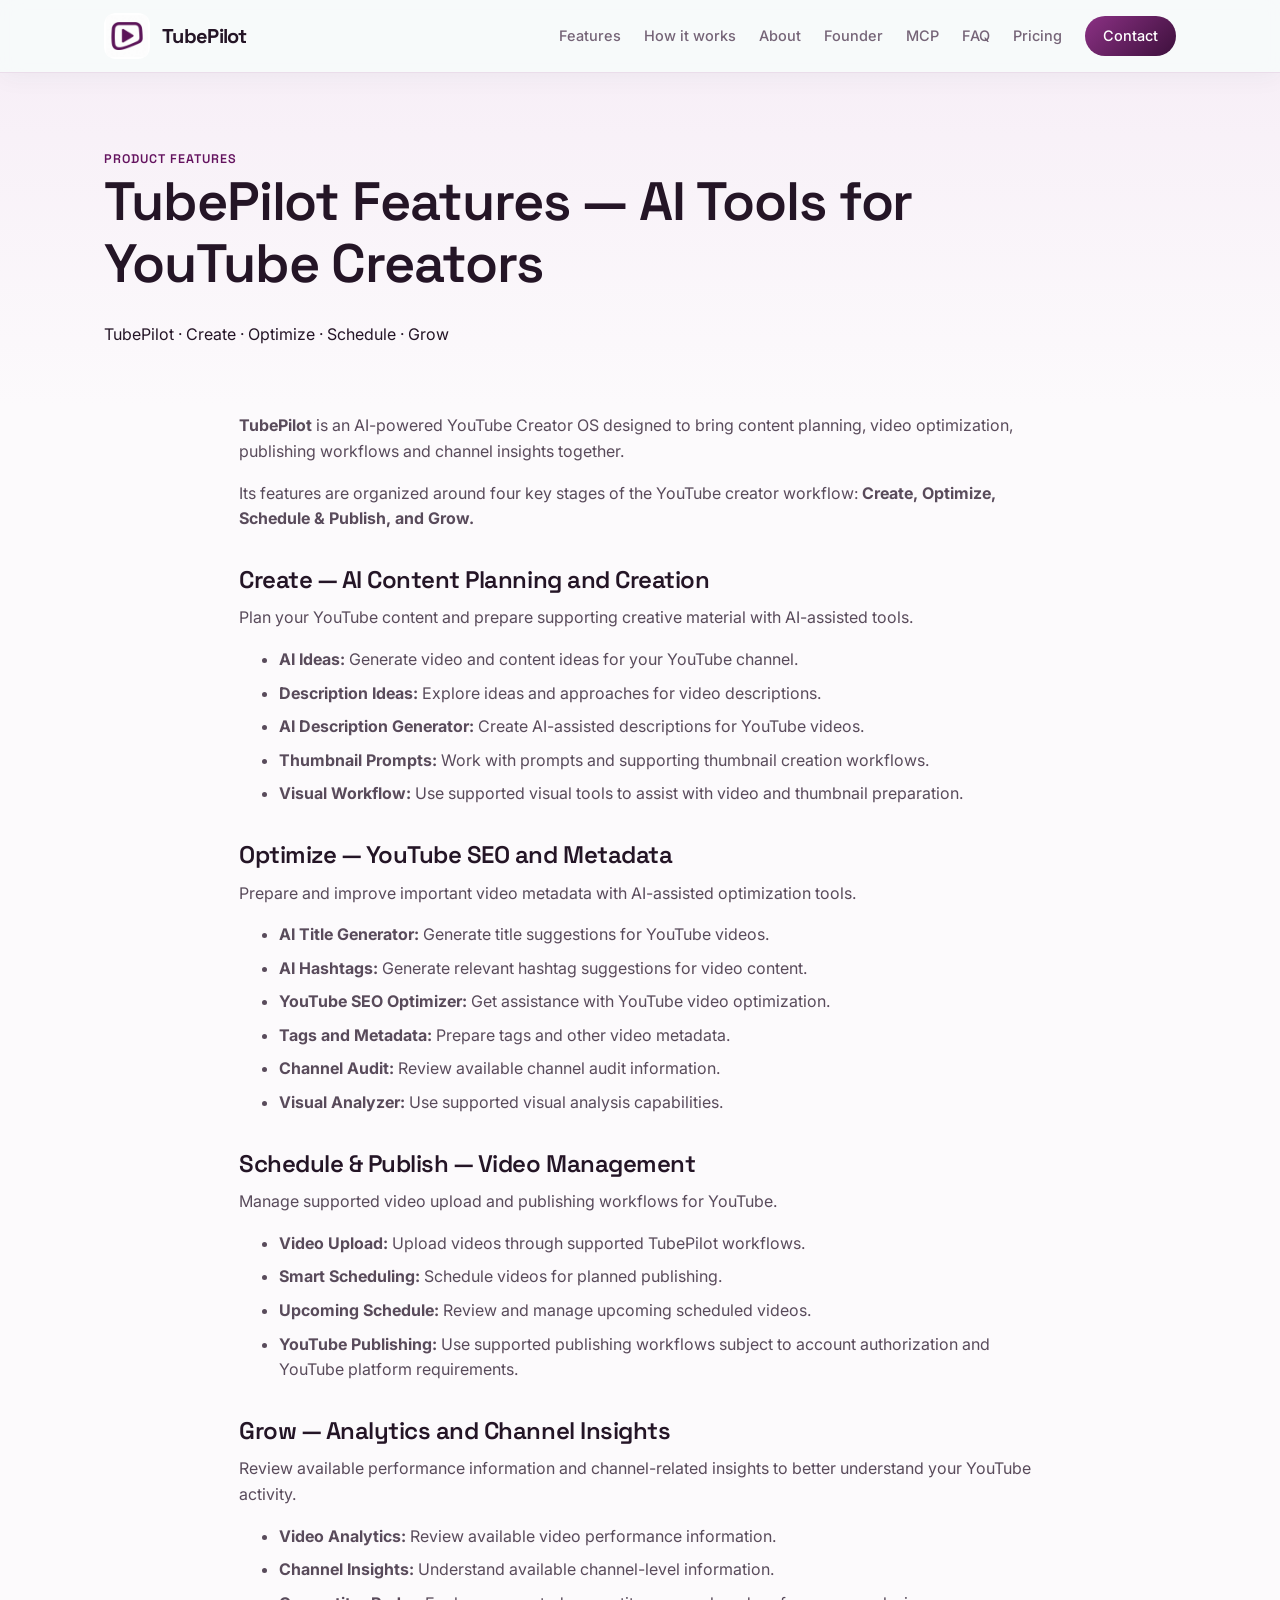
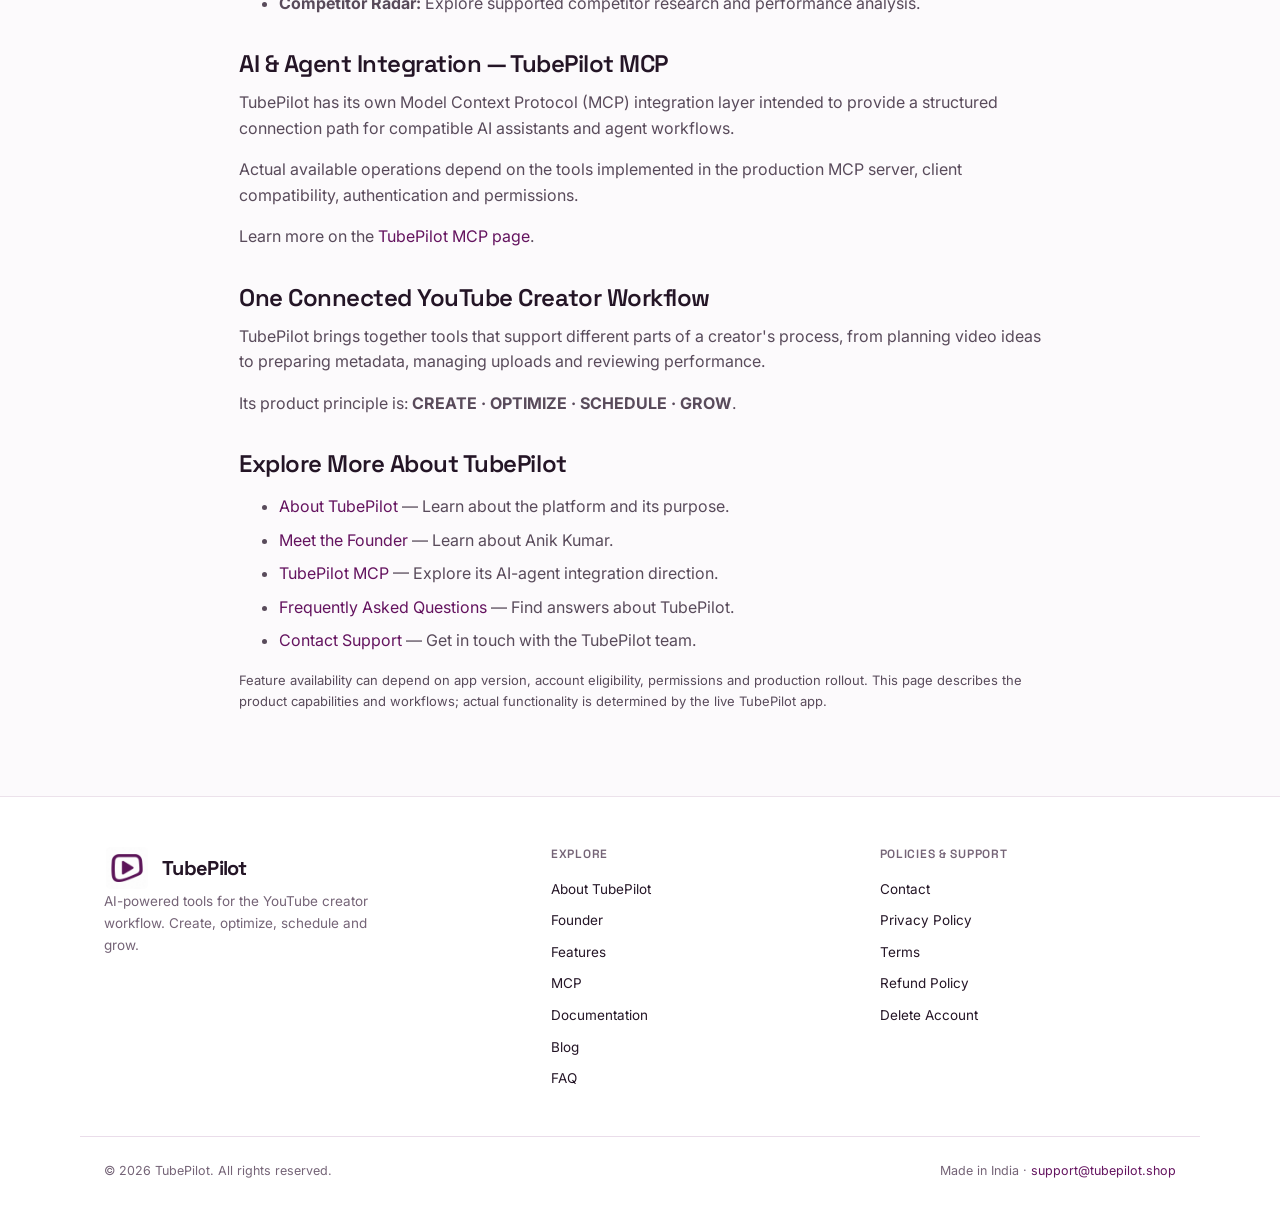
<file: features.html>
<!doctype html>

<html lang="en">
<head>
  <meta charset="utf-8">
  <meta name="viewport" content="width=device-width, initial-scale=1">
  <meta name="theme-color" content="#64135f">  <link rel="icon" href="assets/icon.png">
  <link rel="preconnect" href="https://fonts.googleapis.com">
  <link rel="preconnect" href="https://fonts.gstatic.com" crossorigin>
  <link href="https://fonts.googleapis.com/css2?family=Space+Grotesk:wght@500;600;700&family=Inter:wght@400;500;600;700&display=swap" rel="stylesheet">
  <link rel="stylesheet" href="css/style.css">  <title>TubePilot Features | AI YouTube Creator Tools</title><meta
name="description"
content="Explore TubePilot features for YouTube creators, including AI video ideas, title and description generation, YouTube SEO, hashtags, video upload, scheduling, analytics and channel audit."

«»

  <meta name="author" content="Anik Kumar">
  <meta name="robots" content="index, follow, max-image-preview:large">  <link rel="canonical" href="https://www.tubepilot.shop/features.html">  <meta property="og:type" content="website">
  <meta property="og:title" content="TubePilot Features | AI YouTube Creator Tools">
  <meta
    property="og:description"
    content="Discover the AI-powered tools and connected workflows TubePilot provides for YouTube creators."
  >
  <meta property="og:url" content="https://www.tubepilot.shop/features.html">
  <meta property="og:site_name" content="TubePilot">
  <meta property="og:image" content="https://www.tubepilot.shop/assets/logo.png">  <meta name="twitter:card" content="summary">
  <meta name="twitter:title" content="TubePilot Features">
  <meta
    name="twitter:description"
    content="Explore AI-powered tools for the YouTube creator workflow."
  >
  <meta name="twitter:image" content="https://www.tubepilot.shop/assets/logo.png">  <script type="application/ld+json">
  {
    "@context": "https://schema.org",
    "@graph": [
      {
        "@type": "Organization",
        "@id": "https://www.tubepilot.shop/#organization",
        "name": "TubePilot",
        "url": "https://www.tubepilot.shop/",
        "logo": {
          "@type": "ImageObject",
          "url": "https://www.tubepilot.shop/assets/logo.png"
        },
        "email": "support@tubepilot.shop"
      },
      {
        "@type": "WebSite",
        "@id": "https://www.tubepilot.shop/#website",
        "url": "https://www.tubepilot.shop/",
        "name": "TubePilot",
        "publisher": {
          "@id": "https://www.tubepilot.shop/#organization"
        },
        "inLanguage": "en"
      },
      {
        "@type": "SoftwareApplication",
        "@id": "https://www.tubepilot.shop/#software",
        "name": "TubePilot",
        "url": "https://www.tubepilot.shop/",
        "description": "An AI-powered YouTube Creator OS bringing content ideation, video optimization, publishing workflows and analytics together.",
        "applicationCategory": "MultimediaApplication",
        "operatingSystem": "Android",
        "image": "https://www.tubepilot.shop/assets/logo.png",
        "publisher": {
          "@id": "https://www.tubepilot.shop/#organization"
        },
        "featureList": [
          "AI video ideas and content planning",
          "AI title generation",
          "AI description generation",
          "AI hashtags",
          "YouTube SEO optimization",
          "Tags and metadata assistance",
          "Thumbnail prompts and visual workflow",
          "Visual Analyzer",
          "Video upload",
          "Smart video scheduling",
          "Upcoming schedule management",
          "Video analytics",
          "Channel insights",
          "Channel Audit",
          "Competitor Radar",
          "TubePilot MCP for compatible AI-agent workflows"
        ]
      },
      {
        "@type": "WebPage",
        "@id": "https://www.tubepilot.shop/features.html#webpage",
        "url": "https://www.tubepilot.shop/features.html",
        "name": "TubePilot Features",
        "description": "Explore TubePilot's AI-assisted tools and workflows for YouTube creators.",
        "isPartOf": {
          "@id": "https://www.tubepilot.shop/#website"
        },
        "about": {
          "@id": "https://www.tubepilot.shop/#software"
        },
        "publisher": {
          "@id": "https://www.tubepilot.shop/#organization"
        },
        "inLanguage": "en"
      },
      {
        "@type": "BreadcrumbList",
        "@id": "https://www.tubepilot.shop/features.html#breadcrumb",
        "itemListElement": [
          {
            "@type": "ListItem",
            "position": 1,
            "name": "Home",
            "item": "https://www.tubepilot.shop/"
          },
          {
            "@type": "ListItem",
            "position": 2,
            "name": "Features",
            "item": "https://www.tubepilot.shop/features.html"
          }
        ]
      }
    ]
  }
  </script></head><body><header class="site-header">
  <div class="container row"><a class="brand" href="index.html">
  <span class="mark">
    <img src="assets/logo.png" alt="TubePilot logo">
  </span>
  TubePilot
</a>

<nav class="nav-links" id="nav-links">
  <a href="index.html#features">Features</a>
  <a href="index.html#how-it-works">How it works</a>
  <a href="about.html">About</a>
  <a href="founder.html">Founder</a>
  <a href="mcp.html">MCP</a>
  <a href="faq.html">FAQ</a>
  <a href="index.html#pricing">Pricing</a>
  <a href="contact.html" class="nav-cta">Contact</a>
</nav>

<button
  class="nav-toggle"
  aria-label="Toggle menu"
  aria-expanded="false"
  aria-controls="nav-links"
>
  <span></span>
</button>

  </div>
</header><main id="main-content">  <section class="tp-page-hero">
    <div class="container">  <span class="eyebrow">Product features</span>

  <h1>TubePilot Features — AI Tools for YouTube Creators</h1>

  <p class="meta">
    TubePilot · Create · Optimize · Schedule · Grow
  </p>

</div>

  </section>  <section class="section">
    <div class="container tp-content">  <p>
    <strong>TubePilot</strong> is an AI-powered YouTube Creator OS
    designed to bring content planning, video optimization,
    publishing workflows and channel insights together.
  </p>

  <p>
    Its features are organized around four key stages of the
    YouTube creator workflow:
    <strong>Create, Optimize, Schedule &amp; Publish, and Grow.</strong>
  </p>

  <h2>Create — AI Content Planning and Creation</h2>

  <p>
    Plan your YouTube content and prepare supporting creative
    material with AI-assisted tools.
  </p>

  <ul>
    <li>
      <strong>AI Ideas:</strong>
      Generate video and content ideas for your YouTube channel.
    </li>

    <li>
      <strong>Description Ideas:</strong>
      Explore ideas and approaches for video descriptions.
    </li>

    <li>
      <strong>AI Description Generator:</strong>
      Create AI-assisted descriptions for YouTube videos.
    </li>

    <li>
      <strong>Thumbnail Prompts:</strong>
      Work with prompts and supporting thumbnail creation workflows.
    </li>

    <li>
      <strong>Visual Workflow:</strong>
      Use supported visual tools to assist with video and thumbnail
      preparation.
    </li>
  </ul>

  <h2>Optimize — YouTube SEO and Metadata</h2>

  <p>
    Prepare and improve important video metadata with
    AI-assisted optimization tools.
  </p>

  <ul>
    <li>
      <strong>AI Title Generator:</strong>
      Generate title suggestions for YouTube videos.
    </li>

    <li>
      <strong>AI Hashtags:</strong>
      Generate relevant hashtag suggestions for video content.
    </li>

    <li>
      <strong>YouTube SEO Optimizer:</strong>
      Get assistance with YouTube video optimization.
    </li>

    <li>
      <strong>Tags and Metadata:</strong>
      Prepare tags and other video metadata.
    </li>

    <li>
      <strong>Channel Audit:</strong>
      Review available channel audit information.
    </li>

    <li>
      <strong>Visual Analyzer:</strong>
      Use supported visual analysis capabilities.
    </li>
  </ul>

  <h2>Schedule &amp; Publish — Video Management</h2>

  <p>
    Manage supported video upload and publishing workflows
    for YouTube.
  </p>

  <ul>
    <li>
      <strong>Video Upload:</strong>
      Upload videos through supported TubePilot workflows.
    </li>

    <li>
      <strong>Smart Scheduling:</strong>
      Schedule videos for planned publishing.
    </li>

    <li>
      <strong>Upcoming Schedule:</strong>
      Review and manage upcoming scheduled videos.
    </li>

    <li>
      <strong>YouTube Publishing:</strong>
      Use supported publishing workflows subject to account
      authorization and YouTube platform requirements.
    </li>
  </ul>

  <h2>Grow — Analytics and Channel Insights</h2>

  <p>
    Review available performance information and channel-related
    insights to better understand your YouTube activity.
  </p>

  <ul>
    <li>
      <strong>Video Analytics:</strong>
      Review available video performance information.
    </li>

    <li>
      <strong>Channel Insights:</strong>
      Understand available channel-level information.
    </li>

    <li>
      <strong>Competitor Radar:</strong>
      Explore supported competitor research and performance analysis.
    </li>
  </ul>

  <h2>AI &amp; Agent Integration — TubePilot MCP</h2>

  <p>
    TubePilot has its own Model Context Protocol (MCP) integration
    layer intended to provide a structured connection path for
    compatible AI assistants and agent workflows.
  </p>

  <p>
    Actual available operations depend on the tools implemented
    in the production MCP server, client compatibility,
    authentication and permissions.
  </p>

  <p>
    Learn more on the
    <a href="mcp.html">TubePilot MCP page</a>.
  </p>

  <h2>One Connected YouTube Creator Workflow</h2>

  <p>
    TubePilot brings together tools that support different parts
    of a creator's process, from planning video ideas to preparing
    metadata, managing uploads and reviewing performance.
  </p>

  <p>
    Its product principle is:
    <strong>CREATE · OPTIMIZE · SCHEDULE · GROW</strong>.
  </p>

  <h2>Explore More About TubePilot</h2>

  <ul>
    <li>
      <a href="about.html">About TubePilot</a> —
      Learn about the platform and its purpose.
    </li>

    <li>
      <a href="founder.html">Meet the Founder</a> —
      Learn about Anik Kumar.
    </li>

    <li>
      <a href="mcp.html">TubePilot MCP</a> —
      Explore its AI-agent integration direction.
    </li>

    <li>
      <a href="faq.html">Frequently Asked Questions</a> —
      Find answers about TubePilot.
    </li>

    <li>
      <a href="contact.html">Contact Support</a> —
      Get in touch with the TubePilot team.
    </li>
  </ul>

  <p class="tp-note">
    Feature availability can depend on app version, account
    eligibility, permissions and production rollout. This page
    describes the product capabilities and workflows; actual
    functionality is determined by the live TubePilot app.
  </p>

</div>

  </section></main><footer class="site-footer">
  <div class="container footer-grid"><div class="footer-brand">
  <a class="brand" href="index.html">
    <span class="mark">
      <img src="assets/logo.png" alt="TubePilot logo">
    </span>
    TubePilot
  </a>

  <p>
    AI-powered tools for the YouTube creator workflow.
    Create, optimize, schedule and grow.
  </p>
</div>

<div class="footer-col">
  <p class="label">Explore</p>
  <a href="about.html">About TubePilot</a>
  <a href="founder.html">Founder</a>
  <a href="features.html">Features</a>
  <a href="mcp.html">MCP</a>
  <a href="docs.html">Documentation</a>
  <a href="blog.html">Blog</a>
  <a href="faq.html">FAQ</a>
</div>

<div class="footer-col">
  <p class="label">Policies &amp; Support</p>
  <a href="contact.html">Contact</a>
  <a href="privacy.html">Privacy Policy</a>
  <a href="terms.html">Terms</a>
  <a href="refund.html">Refund Policy</a>
  <a href="delete-account.html">Delete Account</a>
</div>

  </div>  <div class="container footer-bottom">
    <span>
      © <span data-year>2026</span> TubePilot. All rights reserved.
    </span><span>
  Made in India ·
  <a href="mailto:support@tubepilot.shop">support@tubepilot.shop</a>
</span>

  </div>
</footer><button class="to-top" aria-label="Back to top">↑</button>

<script src="js/script.js"></script></body>
</html>
</file>
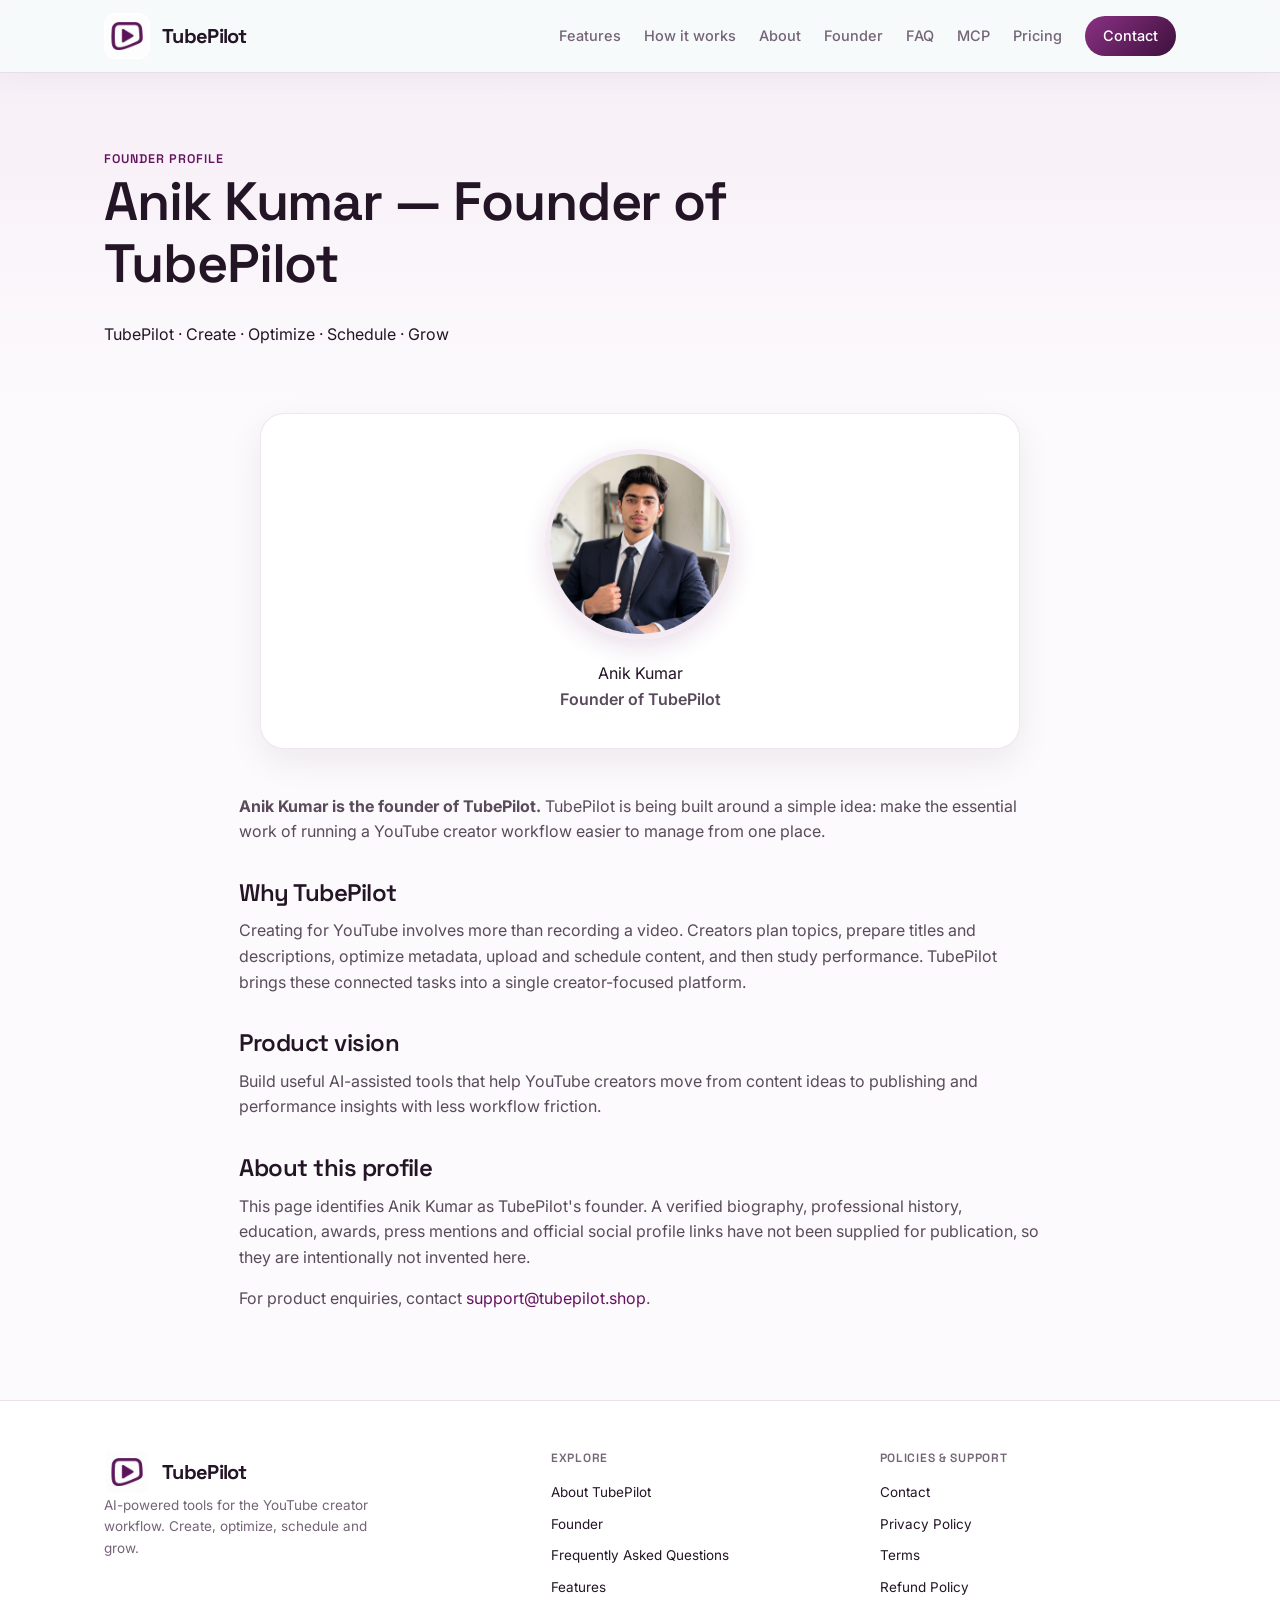
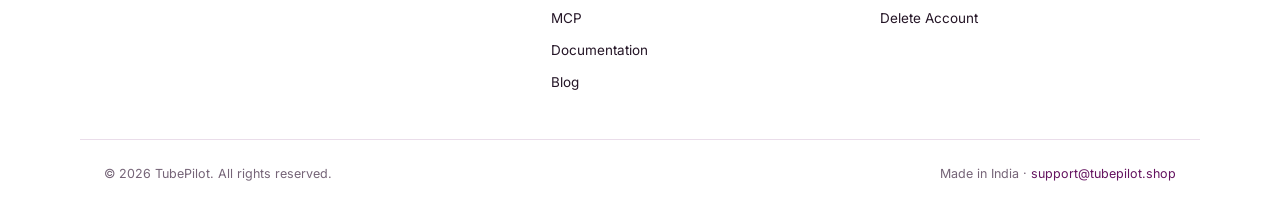
<file: founder.html>
<!doctype html>

<html lang="en">
<head><meta charset="utf-8">
<meta name="viewport" content="width=device-width, initial-scale=1">
<meta name="theme-color" content="#64135f"><link rel="icon" href="assets/icon.png"><link rel="preconnect" href="https://fonts.googleapis.com">
<link rel="preconnect" href="https://fonts.gstatic.com" crossorigin><link href="https://fonts.googleapis.com/css2?family=Space+Grotesk:wght@500;600;700&family=Inter:wght@400;500;600;700&display=swap" rel="stylesheet"><link rel="stylesheet" href="css/style.css"><title>Founder Anik Kumar | TubePilot</title><meta name="description" content="Learn about Anik Kumar, founder of TubePilot, and the creator-first purpose behind the platform."><link rel="canonical" href="https://www.tubepilot.shop/founder.html"><meta property="og:type" content="profile">
<meta property="og:title" content="Anik Kumar — Founder of TubePilot">
<meta property="og:description" content="Meet Anik Kumar, founder of TubePilot, an AI-powered YouTube Creator OS.">
<meta property="og:url" content="https://www.tubepilot.shop/founder.html">
<meta property="og:image" content="https://www.tubepilot.shop/assets/founder.png"><!-- FOUNDER AND ORGANIZATION STRUCTURED DATA --><script type="application/ld+json">
{
  "@context": "https://schema.org",
  "@graph": [
    {
      "@type": "Organization",
      "@id": "https://www.tubepilot.shop/#organization",
      "name": "TubePilot",
      "url": "https://www.tubepilot.shop/",
      "logo": {
        "@type": "ImageObject",
        "url": "https://www.tubepilot.shop/assets/logo.png"
      },
      "email": "support@tubepilot.shop"
    },
    {
      "@type": "Person",
      "@id": "https://www.tubepilot.shop/founder.html#person",
      "name": "Anik Kumar",
      "image": {
        "@type": "ImageObject",
        "url": "https://www.tubepilot.shop/assets/founder.png"
      },
      "jobTitle": "Founder",
      "worksFor": {
        "@id": "https://www.tubepilot.shop/#organization"
      }
    },
    {
      "@type": "ProfilePage",
      "@id": "https://www.tubepilot.shop/founder.html#profilepage",
      "name": "Anik Kumar — Founder of TubePilot",
      "url": "https://www.tubepilot.shop/founder.html",
      "mainEntity": {
        "@id": "https://www.tubepilot.shop/founder.html#person"
      },
      "isPartOf": {
        "@id": "https://www.tubepilot.shop/#website"
      }
    }
  ]
}
</script><style>
.founder-profile {
  text-align: center;
  max-width: 760px;
  margin: 0 auto 45px;
  padding: 35px 25px;
  border-radius: 24px;
  background: #fff;
  border: 1px solid rgba(100, 19, 95, 0.10);
  box-shadow: 0 12px 35px rgba(40, 15, 40, 0.07);
}

.founder-photo {
  width: 190px;
  height: 190px;
  object-fit: cover;
  object-position: center;
  border-radius: 50%;
  display: block;
  margin: 0 auto 22px;
  border: 5px solid #f4eaf3;
  box-shadow: 0 8px 25px rgba(100, 19, 95, 0.14);
}

.founder-profile h2 {
  margin: 0 0 8px;
  color: #64135f;
  font-family: 'Space Grotesk', sans-serif;
}

.founder-role {
  margin: 0;
  font-weight: 600;
  color: #666;
}

@media (max-width: 600px) {
  .founder-profile {
    padding: 28px 18px;
  }

  .founder-photo {
    width: 155px;
    height: 155px;
  }
}
</style></head><body><!-- HEADER --><header class="site-header">
<div class="container row"><a class="brand" href="index.html">
<span class="mark">
<img src="assets/logo.png" alt="TubePilot logo">
</span>
TubePilot
</a><nav class="nav-links" id="nav-links">
<a href="index.html#features">Features</a>
<a href="index.html#how-it-works">How it works</a>
<a href="about.html">About</a>
<a href="founder.html">Founder</a>
<a href="faq.html">FAQ</a>
<a href="mcp.html">MCP</a>
<a href="index.html#pricing">Pricing</a>
<a href="contact.html" class="nav-cta">Contact</a>
</nav><button class="nav-toggle" aria-label="Toggle menu" aria-expanded="false" aria-controls="nav-links">
<span></span>
</button></div>
</header><!-- MAIN CONTENT --><main><section class="tp-page-hero">
<div class="container"><span class="eyebrow">Founder profile</span>

<h1>Anik Kumar — Founder of TubePilot</h1><p class="meta">TubePilot · Create · Optimize · Schedule · Grow</p></div>
</section><section class="section">
<div class="container tp-content"><div class="founder-profile"><img
src="assets/founder.png"
alt="Anik Kumar, Founder of TubePilot"
class="founder-photo"
width="190"
height="190"

«»

<h2>Anik Kumar</h2><p class="founder-role">Founder of TubePilot</p></div><p>
<strong>Anik Kumar is the founder of TubePilot.</strong>
TubePilot is being built around a simple idea: make the essential
work of running a YouTube creator workflow easier to manage from one place.
</p><h2>Why TubePilot</h2><p>
Creating for YouTube involves more than recording a video.
Creators plan topics, prepare titles and descriptions, optimize metadata,
upload and schedule content, and then study performance.
TubePilot brings these connected tasks into a single creator-focused platform.
</p><h2>Product vision</h2><p>
Build useful AI-assisted tools that help YouTube creators move from
content ideas to publishing and performance insights with less workflow friction.
</p><h2>About this profile</h2><p>
This page identifies Anik Kumar as TubePilot's founder.
A verified biography, professional history, education, awards,
press mentions and official social profile links have not been
supplied for publication, so they are intentionally not invented here.
</p><p>
For product enquiries, contact
<a href="mailto:support@tubepilot.shop">support@tubepilot.shop</a>.
</p></div>
</section></main><!-- FOOTER --><footer class="site-footer"><div class="container footer-grid"><div class="footer-brand"><a class="brand" href="index.html">
<span class="mark">
<img src="assets/logo.png" alt="TubePilot logo">
</span>
TubePilot
</a><p>
AI-powered tools for the YouTube creator workflow.
Create, optimize, schedule and grow.
</p></div><div class="footer-col"><p class="label">Explore</p><a href="about.html">About TubePilot</a>
<a href="founder.html">Founder</a>
<a href="faq.html">Frequently Asked Questions</a>
<a href="features.html">Features</a>
<a href="mcp.html">MCP</a>
<a href="docs.html">Documentation</a>
<a href="blog.html">Blog</a>

</div><div class="footer-col"><p class="label">Policies & Support</p><a href="contact.html">Contact</a>
<a href="privacy.html">Privacy Policy</a>
<a href="terms.html">Terms</a>
<a href="refund.html">Refund Policy</a>
<a href="delete-account.html">Delete Account</a>

</div></div><div class="container footer-bottom"><span>
© <span data-year>2026</span> TubePilot. All rights reserved.
</span><span>
Made in India ·
<a href="mailto:support@tubepilot.shop">support@tubepilot.shop</a>
</span></div></footer><button class="to-top" aria-label="Back to top">↑</button>

<script src="js/script.js"></script></body>
</html>
</file>
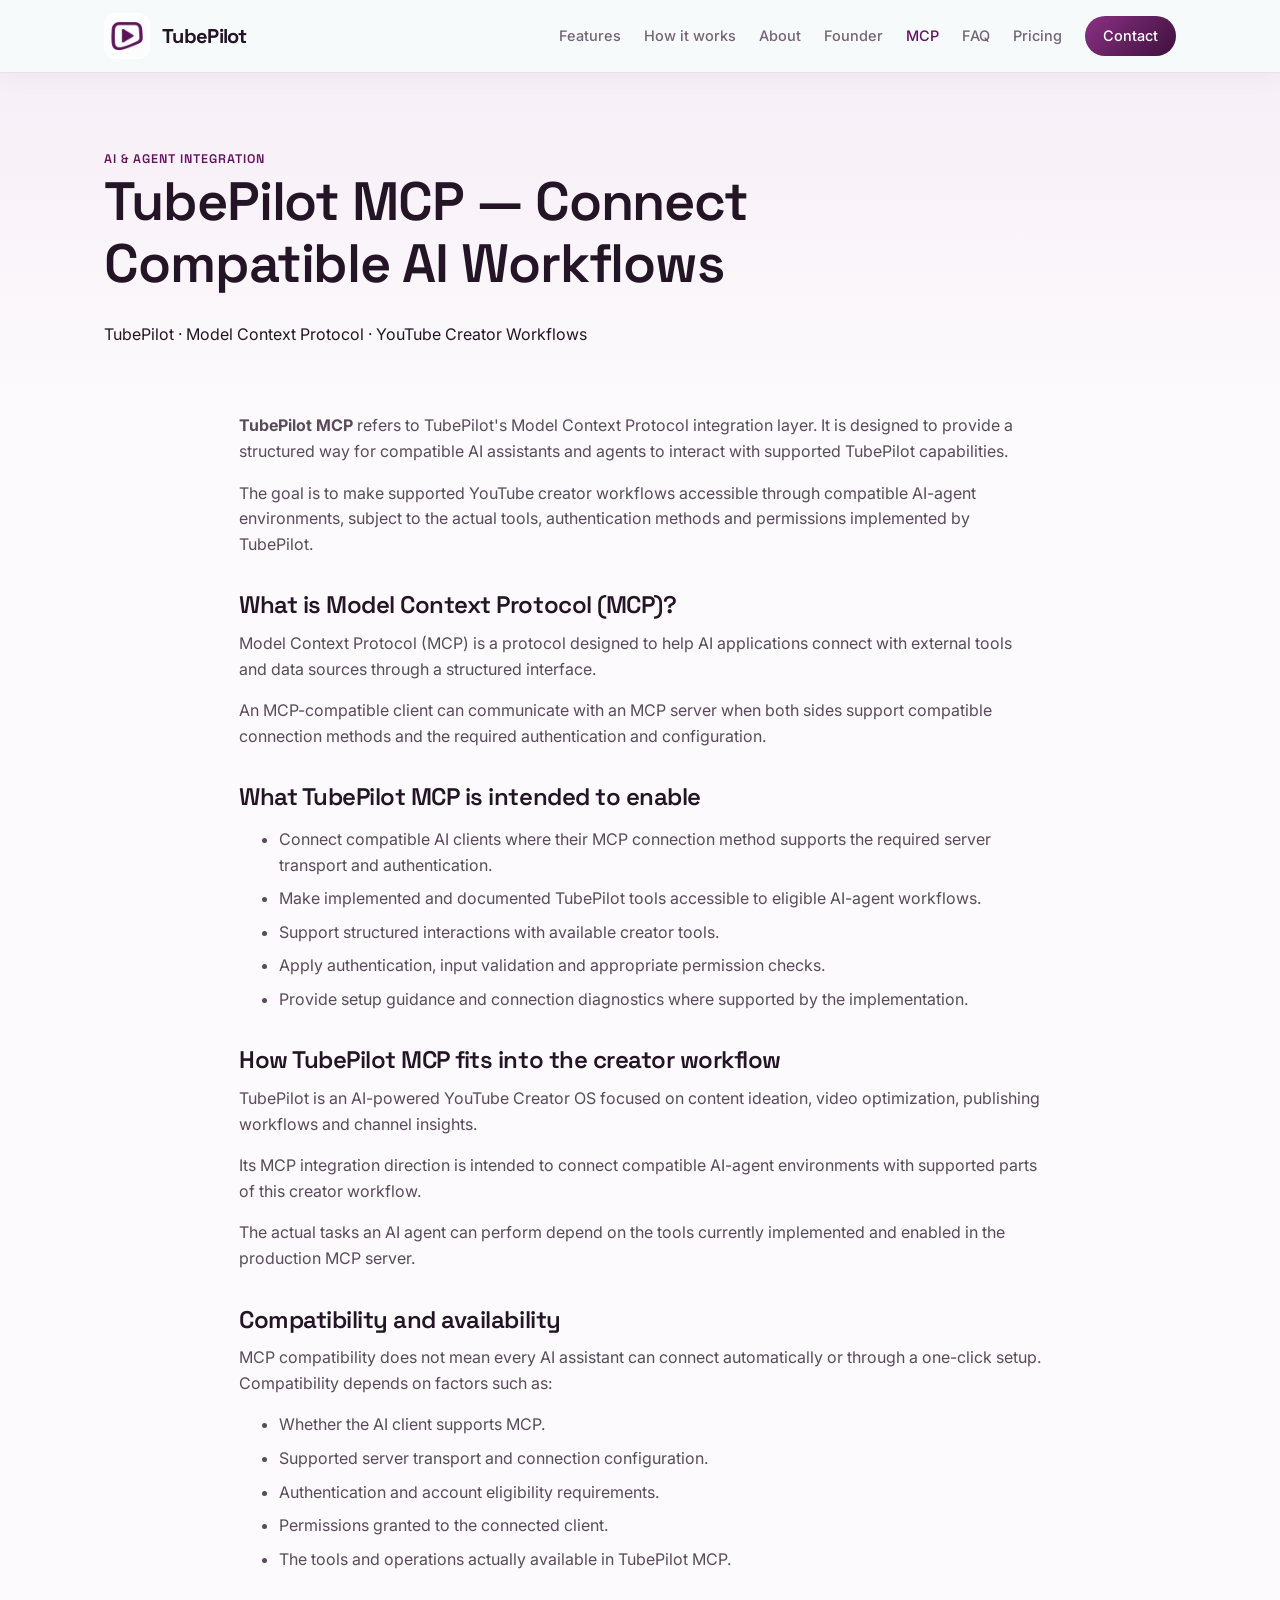
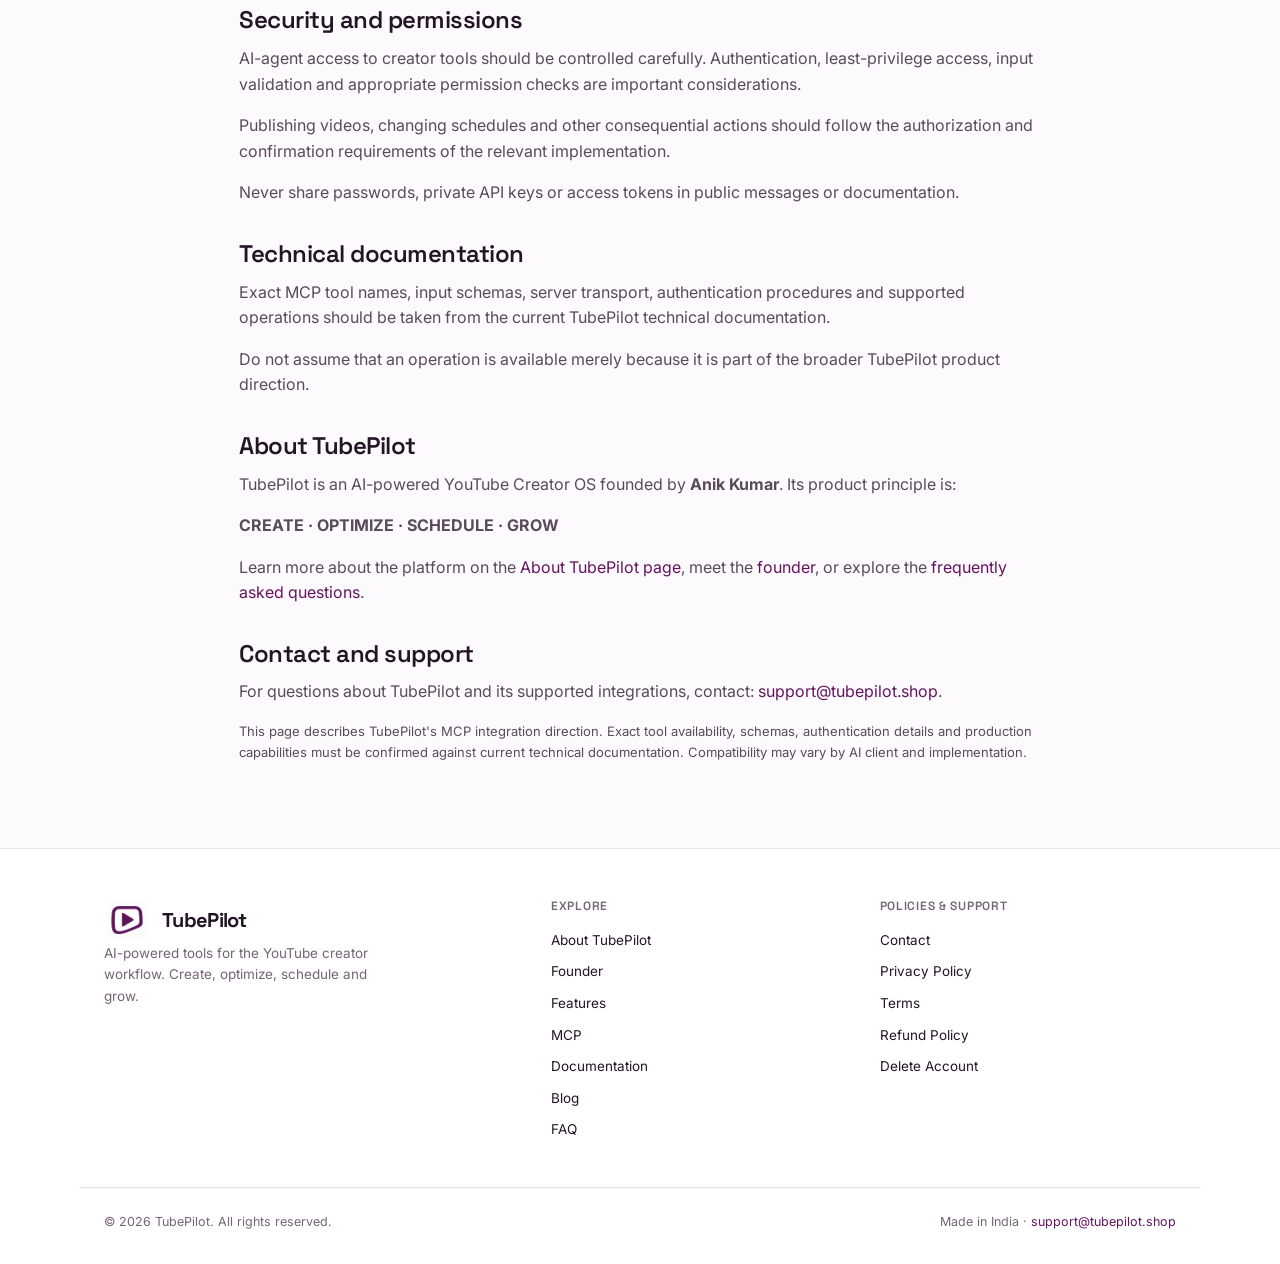
<file: mcp.html>
<!doctype html>

<html lang="en">
<head>
  <meta charset="utf-8">
  <meta name="viewport" content="width=device-width, initial-scale=1">
  <meta name="theme-color" content="#64135f">  <link rel="icon" href="assets/icon.png">
  <link rel="preconnect" href="https://fonts.googleapis.com">
  <link rel="preconnect" href="https://fonts.gstatic.com" crossorigin>
  <link href="https://fonts.googleapis.com/css2?family=Space+Grotesk:wght@500;600;700&family=Inter:wght@400;500;600;700&display=swap" rel="stylesheet">
  <link rel="stylesheet" href="css/style.css">  <title>TubePilot MCP | Model Context Protocol for YouTube Creator Workflows</title><meta
name="description"
content="Explore TubePilot MCP (Model Context Protocol), its purpose, supported AI-agent workflows, compatibility requirements, authentication and permission considerations."

«»

  <meta name="author" content="Anik Kumar">
  <meta name="robots" content="index, follow, max-image-preview:large">  <link rel="canonical" href="https://www.tubepilot.shop/mcp.html">  <meta property="og:type" content="website">
  <meta property="og:title" content="TubePilot MCP | AI-Agent Integration">
  <meta
    property="og:description"
    content="Learn how TubePilot MCP is designed to connect compatible AI assistants and agents with supported YouTube creator workflows."
  >
  <meta property="og:url" content="https://www.tubepilot.shop/mcp.html">
  <meta property="og:site_name" content="TubePilot">
  <meta property="og:image" content="https://www.tubepilot.shop/assets/logo.png">  <meta name="twitter:card" content="summary">
  <meta name="twitter:title" content="TubePilot MCP">
  <meta
    name="twitter:description"
    content="Explore the Model Context Protocol integration direction of TubePilot."
  >
  <meta name="twitter:image" content="https://www.tubepilot.shop/assets/logo.png">  <script type="application/ld+json">
  {
    "@context": "https://schema.org",
    "@graph": [
      {
        "@type": "Organization",
        "@id": "https://www.tubepilot.shop/#organization",
        "name": "TubePilot",
        "url": "https://www.tubepilot.shop/",
        "logo": {
          "@type": "ImageObject",
          "url": "https://www.tubepilot.shop/assets/logo.png"
        },
        "email": "support@tubepilot.shop"
      },
      {
        "@type": "WebSite",
        "@id": "https://www.tubepilot.shop/#website",
        "url": "https://www.tubepilot.shop/",
        "name": "TubePilot",
        "publisher": {
          "@id": "https://www.tubepilot.shop/#organization"
        },
        "inLanguage": "en"
      },
      {
        "@type": "WebPage",
        "@id": "https://www.tubepilot.shop/mcp.html#webpage",
        "url": "https://www.tubepilot.shop/mcp.html",
        "name": "TubePilot MCP",
        "description": "Information about TubePilot's Model Context Protocol integration direction, supported AI-agent workflows and compatibility considerations.",
        "isPartOf": {
          "@id": "https://www.tubepilot.shop/#website"
        },
        "about": {
          "@id": "https://www.tubepilot.shop/#organization"
        },
        "publisher": {
          "@id": "https://www.tubepilot.shop/#organization"
        },
        "inLanguage": "en"
      },
      {
        "@type": "BreadcrumbList",
        "@id": "https://www.tubepilot.shop/mcp.html#breadcrumb",
        "itemListElement": [
          {
            "@type": "ListItem",
            "position": 1,
            "name": "Home",
            "item": "https://www.tubepilot.shop/"
          },
          {
            "@type": "ListItem",
            "position": 2,
            "name": "TubePilot MCP",
            "item": "https://www.tubepilot.shop/mcp.html"
          }
        ]
      }
    ]
  }
  </script></head><body><header class="site-header">
  <div class="container row"><a class="brand" href="index.html">
  <span class="mark">
    <img src="assets/logo.png" alt="TubePilot logo">
  </span>
  TubePilot
</a>

<nav class="nav-links" id="nav-links">
  <a href="index.html#features">Features</a>
  <a href="index.html#how-it-works">How it works</a>
  <a href="about.html">About</a>
  <a href="founder.html">Founder</a>
  <a href="mcp.html" aria-current="page">MCP</a>
  <a href="faq.html">FAQ</a>
  <a href="index.html#pricing">Pricing</a>
  <a href="contact.html" class="nav-cta">Contact</a>
</nav>

<button
  class="nav-toggle"
  aria-label="Toggle menu"
  aria-expanded="false"
  aria-controls="nav-links"
>
  <span></span>
</button>

  </div>
</header><main id="main-content">  <section class="tp-page-hero">
    <div class="container">  <span class="eyebrow">AI &amp; Agent Integration</span>

  <h1>TubePilot MCP — Connect Compatible AI Workflows</h1>

  <p class="meta">
    TubePilot · Model Context Protocol · YouTube Creator Workflows
  </p>

</div>

  </section>  <section class="section">
    <div class="container tp-content">  <p>
    <strong>TubePilot MCP</strong> refers to TubePilot's
    Model Context Protocol integration layer. It is designed
    to provide a structured way for compatible AI assistants
    and agents to interact with supported TubePilot capabilities.
  </p>

  <p>
    The goal is to make supported YouTube creator workflows
    accessible through compatible AI-agent environments,
    subject to the actual tools, authentication methods and
    permissions implemented by TubePilot.
  </p>

  <h2>What is Model Context Protocol (MCP)?</h2>

  <p>
    Model Context Protocol (MCP) is a protocol designed to help
    AI applications connect with external tools and data sources
    through a structured interface.
  </p>

  <p>
    An MCP-compatible client can communicate with an MCP server
    when both sides support compatible connection methods and
    the required authentication and configuration.
  </p>

  <h2>What TubePilot MCP is intended to enable</h2>

  <ul>
    <li>
      Connect compatible AI clients where their MCP connection
      method supports the required server transport and authentication.
    </li>

    <li>
      Make implemented and documented TubePilot tools accessible
      to eligible AI-agent workflows.
    </li>

    <li>
      Support structured interactions with available creator tools.
    </li>

    <li>
      Apply authentication, input validation and appropriate
      permission checks.
    </li>

    <li>
      Provide setup guidance and connection diagnostics where
      supported by the implementation.
    </li>
  </ul>

  <h2>How TubePilot MCP fits into the creator workflow</h2>

  <p>
    TubePilot is an AI-powered YouTube Creator OS focused on
    content ideation, video optimization, publishing workflows
    and channel insights.
  </p>

  <p>
    Its MCP integration direction is intended to connect
    compatible AI-agent environments with supported parts
    of this creator workflow.
  </p>

  <p>
    The actual tasks an AI agent can perform depend on the
    tools currently implemented and enabled in the production
    MCP server.
  </p>

  <h2>Compatibility and availability</h2>

  <p>
    MCP compatibility does not mean every AI assistant can
    connect automatically or through a one-click setup.
    Compatibility depends on factors such as:
  </p>

  <ul>
    <li>Whether the AI client supports MCP.</li>
    <li>Supported server transport and connection configuration.</li>
    <li>Authentication and account eligibility requirements.</li>
    <li>Permissions granted to the connected client.</li>
    <li>The tools and operations actually available in TubePilot MCP.</li>
  </ul>

  <h2>Security and permissions</h2>

  <p>
    AI-agent access to creator tools should be controlled carefully.
    Authentication, least-privilege access, input validation and
    appropriate permission checks are important considerations.
  </p>

  <p>
    Publishing videos, changing schedules and other consequential
    actions should follow the authorization and confirmation
    requirements of the relevant implementation.
  </p>

  <p>
    Never share passwords, private API keys or access tokens
    in public messages or documentation.
  </p>

  <h2>Technical documentation</h2>

  <p>
    Exact MCP tool names, input schemas, server transport,
    authentication procedures and supported operations should
    be taken from the current TubePilot technical documentation.
  </p>

  <p>
    Do not assume that an operation is available merely because
    it is part of the broader TubePilot product direction.
  </p>

  <h2>About TubePilot</h2>

  <p>
    TubePilot is an AI-powered YouTube Creator OS founded by
    <strong>Anik Kumar</strong>. Its product principle is:
  </p>

  <p>
    <strong>CREATE · OPTIMIZE · SCHEDULE · GROW</strong>
  </p>

  <p>
    Learn more about the platform on the
    <a href="about.html">About TubePilot page</a>,
    meet the <a href="founder.html">founder</a>,
    or explore the <a href="faq.html">frequently asked questions</a>.
  </p>

  <h2>Contact and support</h2>

  <p>
    For questions about TubePilot and its supported integrations,
    contact:
    <a href="mailto:support@tubepilot.shop">support@tubepilot.shop</a>.
  </p>

  <p class="tp-note">
    This page describes TubePilot's MCP integration direction.
    Exact tool availability, schemas, authentication details and
    production capabilities must be confirmed against current
    technical documentation. Compatibility may vary by AI client
    and implementation.
  </p>

</div>

  </section></main><footer class="site-footer">
  <div class="container footer-grid"><div class="footer-brand">
  <a class="brand" href="index.html">
    <span class="mark">
      <img src="assets/logo.png" alt="TubePilot logo">
    </span>
    TubePilot
  </a>

  <p>
    AI-powered tools for the YouTube creator workflow.
    Create, optimize, schedule and grow.
  </p>
</div>

<div class="footer-col">
  <p class="label">Explore</p>
  <a href="about.html">About TubePilot</a>
  <a href="founder.html">Founder</a>
  <a href="features.html">Features</a>
  <a href="mcp.html">MCP</a>
  <a href="docs.html">Documentation</a>
  <a href="blog.html">Blog</a>
  <a href="faq.html">FAQ</a>
</div>

<div class="footer-col">
  <p class="label">Policies &amp; Support</p>
  <a href="contact.html">Contact</a>
  <a href="privacy.html">Privacy Policy</a>
  <a href="terms.html">Terms</a>
  <a href="refund.html">Refund Policy</a>
  <a href="delete-account.html">Delete Account</a>
</div>

  </div>  <div class="container footer-bottom">
    <span>
      © <span data-year>2026</span> TubePilot. All rights reserved.
    </span><span>
  Made in India ·
  <a href="mailto:support@tubepilot.shop">support@tubepilot.shop</a>
</span>

  </div>
</footer><button class="to-top" aria-label="Back to top">↑</button>

<script src="js/script.js"></script></body>
</html>
</file>
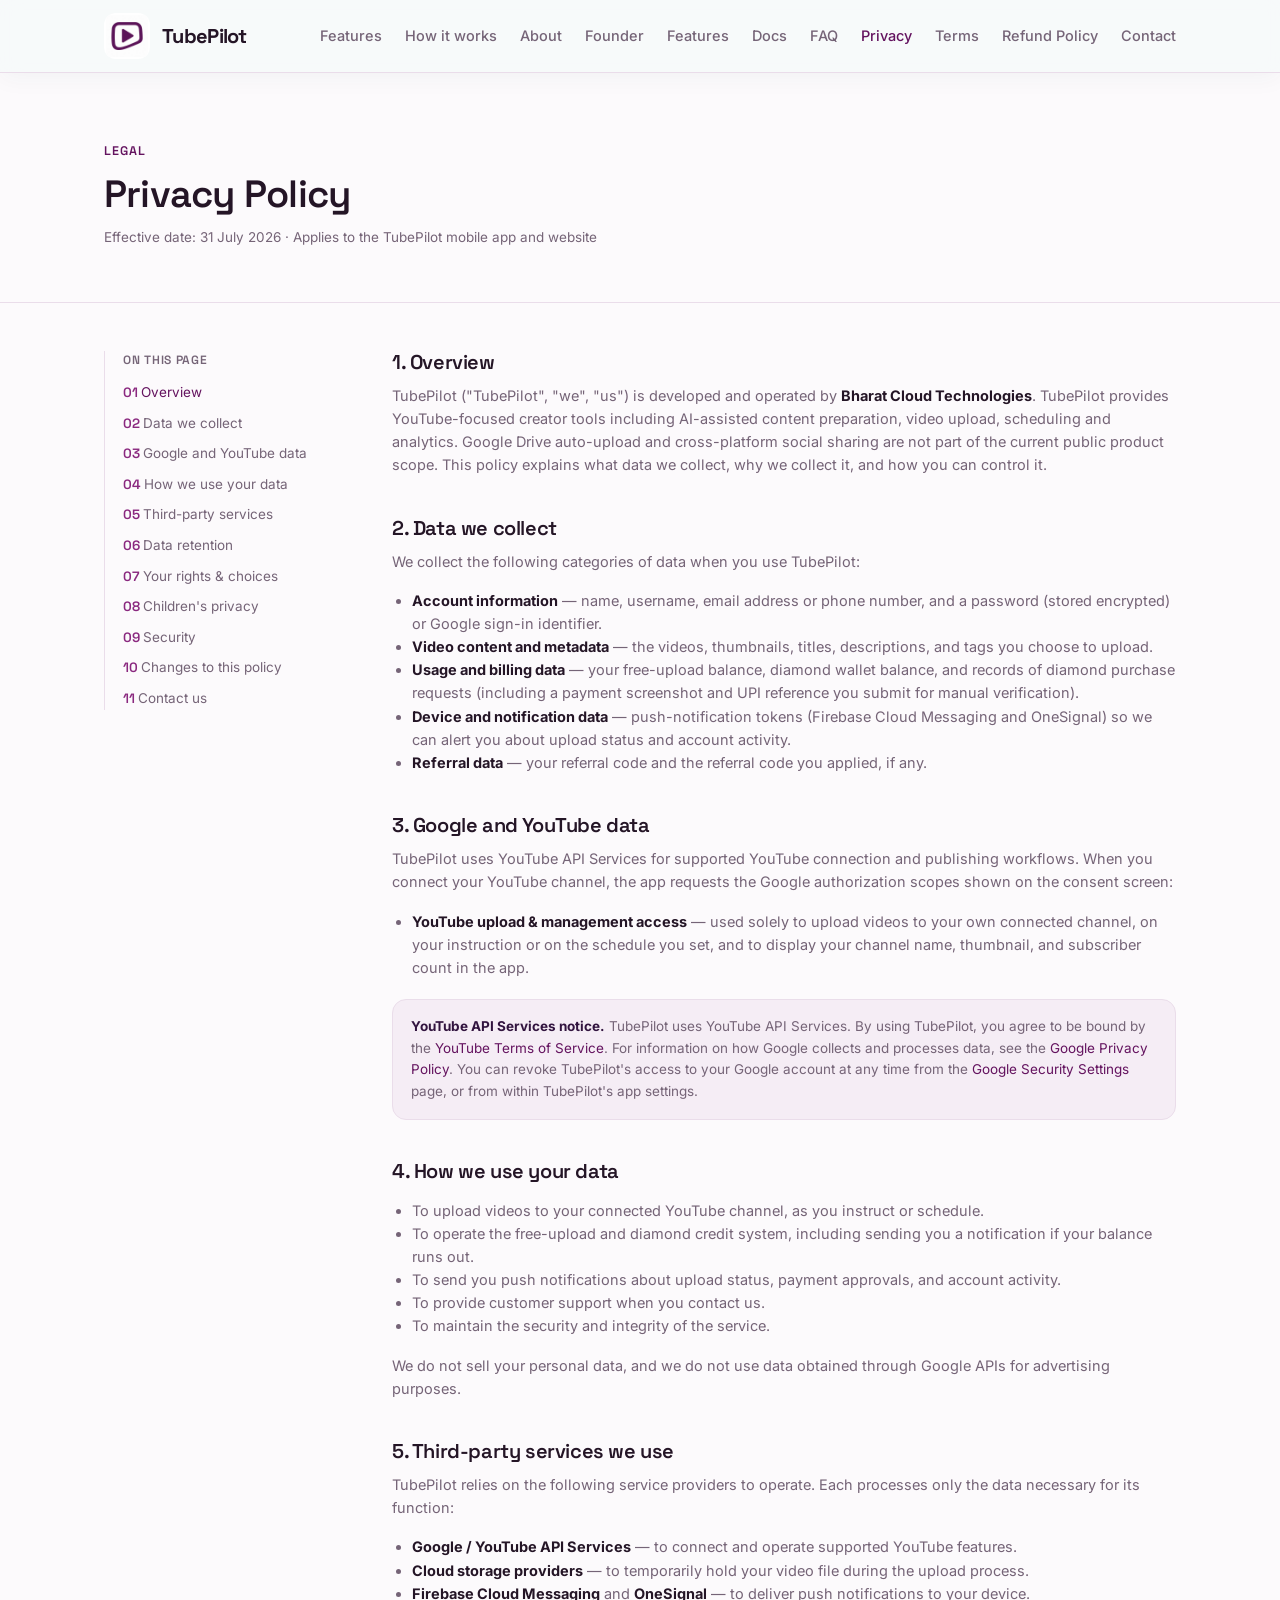
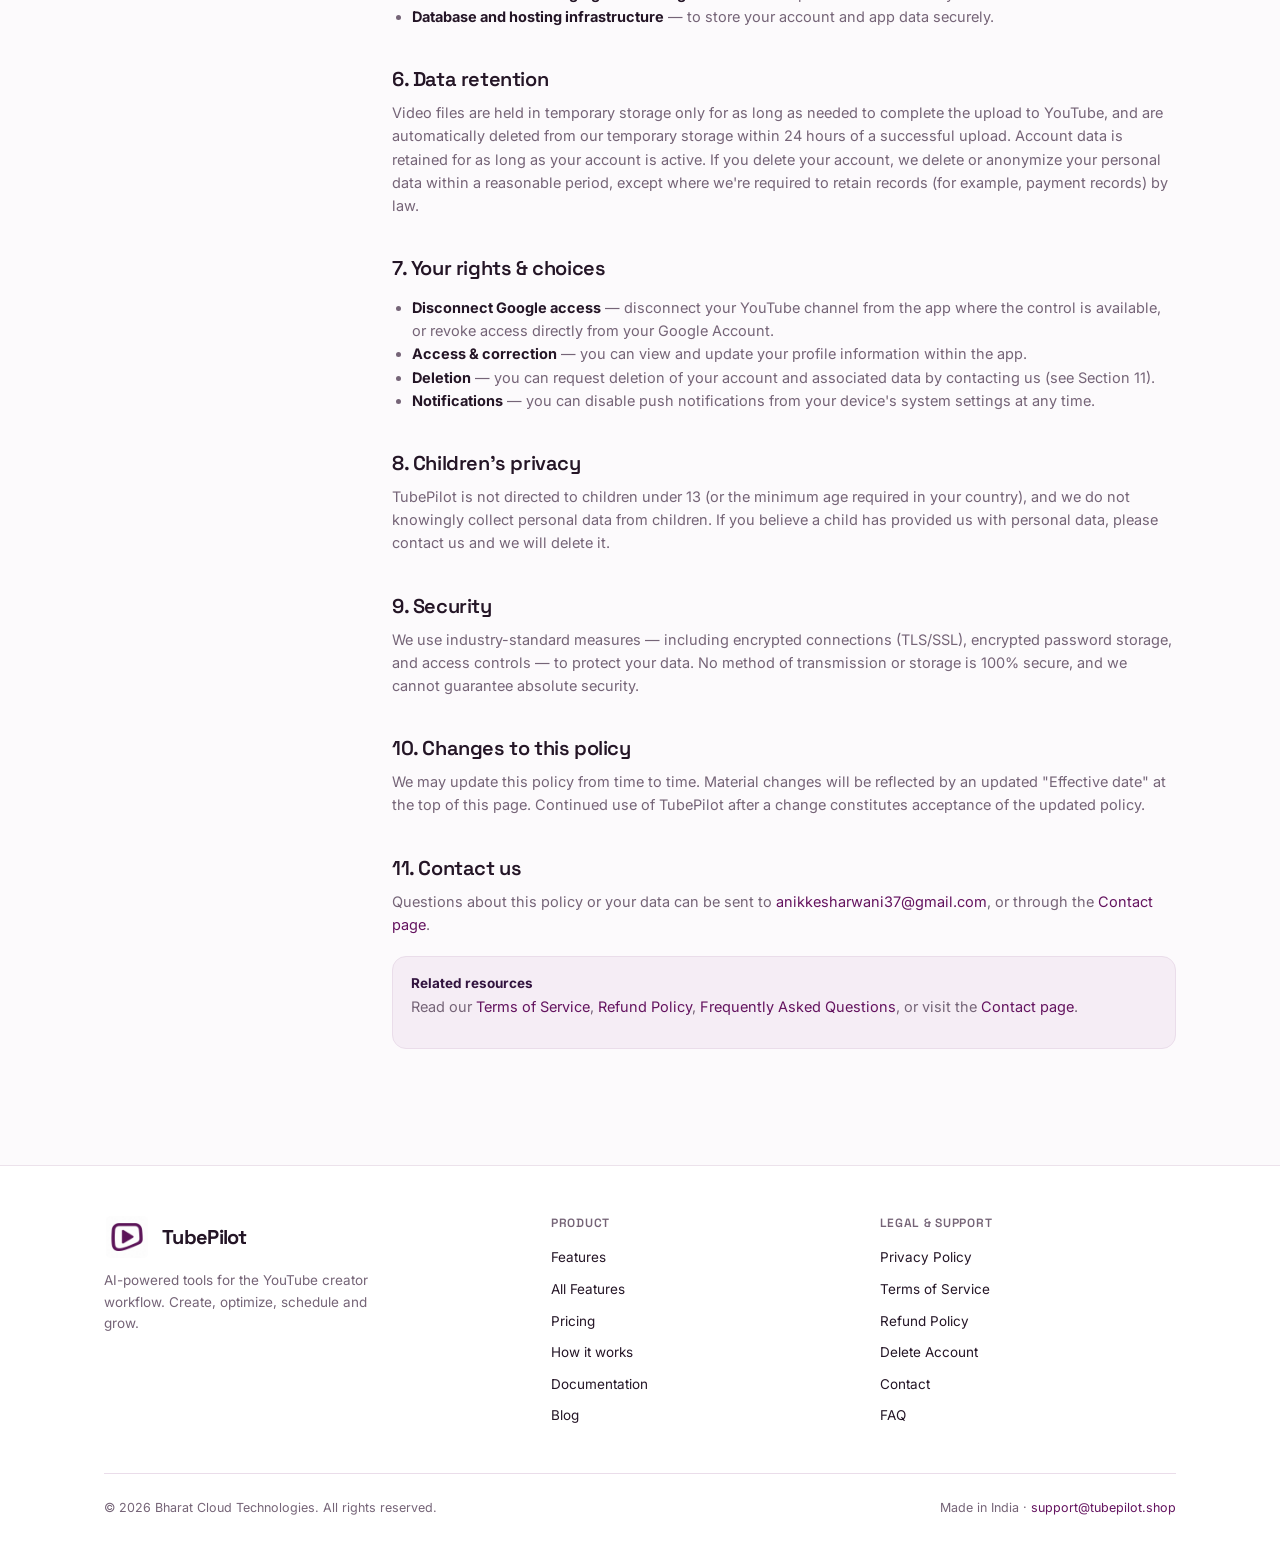
<file: privacy.html>
<!DOCTYPE html><html lang="en">
<head>
<meta charset="UTF-8">
<meta name="viewport" content="width=device-width, initial-scale=1.0">
<meta name="theme-color" content="#64135f"><title>Privacy Policy | TubePilot — Data Collection & Protection</title>
<meta name="description" content="Read the TubePilot Privacy Policy to understand how we collect, use, store and protect account information, video content and YouTube API data.">
<meta name="robots" content="index, follow">
<link rel="canonical" href="https://www.tubepilot.shop/privacy.html"><link rel="icon" href="assets/icon.png">
<link rel="preconnect" href="https://fonts.googleapis.com">
<link rel="preconnect" href="https://fonts.gstatic.com" crossorigin>
<link href="https://fonts.googleapis.com/css2?family=Space+Grotesk:wght@500;600;700&family=Inter:wght@400;500;600;700&display=swap" rel="stylesheet">
<link rel="stylesheet" href="css/style.css"><!-- Open Graph --><meta property="og:type" content="website">
<meta property="og:site_name" content="TubePilot">
<meta property="og:title" content="Privacy Policy | TubePilot">
<meta property="og:description" content="Learn how TubePilot handles account information, video content, YouTube API data and privacy choices.">
<meta property="og:url" content="https://www.tubepilot.shop/privacy.html">
<meta property="og:image" content="https://www.tubepilot.shop/assets/logo.png">
<meta property="og:image:alt" content="TubePilot logo"><!-- Twitter / X --><meta name="twitter:card" content="summary">
<meta name="twitter:title" content="TubePilot Privacy Policy">
<meta name="twitter:description" content="Understand how TubePilot collects, uses and protects your data.">
<meta name="twitter:image" content="https://www.tubepilot.shop/assets/logo.png"><!-- Structured Data --><script type="application/ld+json">
{
  "@context": "https://schema.org",
  "@graph": [
    {
      "@type": "Organization",
      "@id": "https://www.tubepilot.shop/#organization",
      "name": "TubePilot",
      "url": "https://www.tubepilot.shop/",
      "logo": {
        "@type": "ImageObject",
        "url": "https://www.tubepilot.shop/assets/logo.png"
      },
      "email": "support@tubepilot.shop"
    },
    {
      "@type": "WebSite",
      "@id": "https://www.tubepilot.shop/#website",
      "url": "https://www.tubepilot.shop/",
      "name": "TubePilot",
      "publisher": {
        "@id": "https://www.tubepilot.shop/#organization"
      }
    },
    {
      "@type": "WebPage",
      "@id": "https://www.tubepilot.shop/privacy.html#webpage",
      "url": "https://www.tubepilot.shop/privacy.html",
      "name": "Privacy Policy — TubePilot",
      "description": "TubePilot's privacy policy explaining data collection, use, storage, YouTube API Services and user privacy choices.",
      "isPartOf": {
        "@id": "https://www.tubepilot.shop/#website"
      },
      "about": {
        "@id": "https://www.tubepilot.shop/#organization"
      },
      "publisher": {
        "@id": "https://www.tubepilot.shop/#organization"
      },
      "inLanguage": "en",
      "breadcrumb": {
        "@id": "https://www.tubepilot.shop/privacy.html#breadcrumb"
      },
      "mainEntity": {
        "@type": "CreativeWork",
        "@id": "https://www.tubepilot.shop/privacy.html#policy",
        "name": "TubePilot Privacy Policy",
        "inLanguage": "en",
        "publisher": {
          "@id": "https://www.tubepilot.shop/#organization"
        }
      }
    },
    {
      "@type": "BreadcrumbList",
      "@id": "https://www.tubepilot.shop/privacy.html#breadcrumb",
      "itemListElement": [
        {
          "@type": "ListItem",
          "position": 1,
          "name": "Home",
          "item": "https://www.tubepilot.shop/"
        },
        {
          "@type": "ListItem",
          "position": 2,
          "name": "Privacy Policy",
          "item": "https://www.tubepilot.shop/privacy.html"
        }
      ]
    }
  ]
}
</script></head><body><header class="site-header">
  <div class="container row">
    <a class="brand" href="index.html">
      <span class="mark"><img src="assets/logo.png" alt="TubePilot logo"></span>
      TubePilot
    </a><nav class="nav-links" id="nav-links">
  <a href="index.html#features">Features</a>
  <a href="index.html#how-it-works">How it works</a>
  <a href="about.html">About</a>
  <a href="founder.html">Founder</a>
  <a href="features.html">Features</a>
  <a href="docs.html">Docs</a>
  <a href="faq.html">FAQ</a>
  <a href="privacy.html" aria-current="page">Privacy</a>
  <a href="terms.html">Terms</a>
  <a href="refund.html">Refund Policy</a>
  <a href="contact.html">Contact</a>
</nav>

<button class="nav-toggle" aria-label="Toggle menu" aria-expanded="false" aria-controls="nav-links">
  <span></span>
</button>

  </div>
</header><section class="legal-hero">
  <div class="container">
    <span class="eyebrow">Legal</span>
    <h1>Privacy Policy</h1>
    <p class="meta">Effective date: 31 July 2026 · Applies to the TubePilot mobile app and website</p>
  </div>
</section><div class="container">
  <div class="legal-layout"><nav class="toc" aria-label="Table of contents">
  <p class="label">On this page</p>
  <ol>
    <li><a href="#overview">Overview</a></li>
    <li><a href="#data-we-collect">Data we collect</a></li>
    <li><a href="#google-data">Google and YouTube data</a></li>
    <li><a href="#how-we-use">How we use your data</a></li>
    <li><a href="#third-parties">Third-party services</a></li>
    <li><a href="#retention">Data retention</a></li>
    <li><a href="#your-rights">Your rights &amp; choices</a></li>
    <li><a href="#children">Children's privacy</a></li>
    <li><a href="#security">Security</a></li>
    <li><a href="#changes">Changes to this policy</a></li>
    <li><a href="#contact-us">Contact us</a></li>
  </ol>
</nav>

<article class="legal-body">

  <h2 id="overview">1. Overview</h2>
  <p>TubePilot ("TubePilot", "we", "us") is developed and operated by <strong>Bharat Cloud Technologies</strong>. TubePilot provides YouTube-focused creator tools including AI-assisted content preparation, video upload, scheduling and analytics. Google Drive auto-upload and cross-platform social sharing are not part of the current public product scope. This policy explains what data we collect, why we collect it, and how you can control it.</p>

  <h2 id="data-we-collect">2. Data we collect</h2>
  <p>We collect the following categories of data when you use TubePilot:</p>
  <ul>
    <li><strong>Account information</strong> — name, username, email address or phone number, and a password (stored encrypted) or Google sign-in identifier.</li>
    <li><strong>Video content and metadata</strong> — the videos, thumbnails, titles, descriptions, and tags you choose to upload.</li>
    <li><strong>Usage and billing data</strong> — your free-upload balance, diamond wallet balance, and records of diamond purchase requests (including a payment screenshot and UPI reference you submit for manual verification).</li>
    <li><strong>Device and notification data</strong> — push-notification tokens (Firebase Cloud Messaging and OneSignal) so we can alert you about upload status and account activity.</li>
    <li><strong>Referral data</strong> — your referral code and the referral code you applied, if any.</li>
  </ul>

  <h2 id="google-data">3. Google and YouTube data</h2>
  <p>TubePilot uses YouTube API Services for supported YouTube connection and publishing workflows. When you connect your YouTube channel, the app requests the Google authorization scopes shown on the consent screen:</p>
  <ul>
    <li><strong>YouTube upload &amp; management access</strong> — used solely to upload videos to your own connected channel, on your instruction or on the schedule you set, and to display your channel name, thumbnail, and subscriber count in the app.</li>
  </ul>

  <div class="callout">
    <strong>YouTube API Services notice.</strong> TubePilot uses YouTube API Services. By using TubePilot, you agree to be bound by the
    <a href="https://www.youtube.com/t/terms" target="_blank" rel="noopener">YouTube Terms of Service</a>.
    For information on how Google collects and processes data, see the
    <a href="https://policies.google.com/privacy" target="_blank" rel="noopener">Google Privacy Policy</a>.
    You can revoke TubePilot's access to your Google account at any time from the
    <a href="https://security.google.com/settings/security/permissions" target="_blank" rel="noopener">Google Security Settings</a>
    page, or from within TubePilot's app settings.
  </div>

  <h2 id="how-we-use">4. How we use your data</h2>
  <ul>
    <li>To upload videos to your connected YouTube channel, as you instruct or schedule.</li>
    <li>To operate the free-upload and diamond credit system, including sending you a notification if your balance runs out.</li>
    <li>To send you push notifications about upload status, payment approvals, and account activity.</li>
    <li>To provide customer support when you contact us.</li>
    <li>To maintain the security and integrity of the service.</li>
  </ul>
  <p>We do not sell your personal data, and we do not use data obtained through Google APIs for advertising purposes.</p>

  <h2 id="third-parties">5. Third-party services we use</h2>
  <p>TubePilot relies on the following service providers to operate. Each processes only the data necessary for its function:</p>
  <ul>
    <li><strong>Google / YouTube API Services</strong> — to connect and operate supported YouTube features.</li>
    <li><strong>Cloud storage providers</strong> — to temporarily hold your video file during the upload process.</li>
    <li><strong>Firebase Cloud Messaging</strong> and <strong>OneSignal</strong> — to deliver push notifications to your device.</li>
    <li><strong>Database and hosting infrastructure</strong> — to store your account and app data securely.</li>
  </ul>

  <h2 id="retention">6. Data retention</h2>
  <p>Video files are held in temporary storage only for as long as needed to complete the upload to YouTube, and are automatically deleted from our temporary storage within 24 hours of a successful upload. Account data is retained for as long as your account is active. If you delete your account, we delete or anonymize your personal data within a reasonable period, except where we're required to retain records (for example, payment records) by law.</p>

  <h2 id="your-rights">7. Your rights &amp; choices</h2>
  <ul>
    <li><strong>Disconnect Google access</strong> — disconnect your YouTube channel from the app where the control is available, or revoke access directly from your Google Account.</li>
    <li><strong>Access &amp; correction</strong> — you can view and update your profile information within the app.</li>
    <li><strong>Deletion</strong> — you can request deletion of your account and associated data by contacting us (see Section 11).</li>
    <li><strong>Notifications</strong> — you can disable push notifications from your device's system settings at any time.</li>
  </ul>

  <h2 id="children">8. Children's privacy</h2>
  <p>TubePilot is not directed to children under 13 (or the minimum age required in your country), and we do not knowingly collect personal data from children. If you believe a child has provided us with personal data, please contact us and we will delete it.</p>

  <h2 id="security">9. Security</h2>
  <p>We use industry-standard measures — including encrypted connections (TLS/SSL), encrypted password storage, and access controls — to protect your data. No method of transmission or storage is 100% secure, and we cannot guarantee absolute security.</p>

  <h2 id="changes">10. Changes to this policy</h2>
  <p>We may update this policy from time to time. Material changes will be reflected by an updated "Effective date" at the top of this page. Continued use of TubePilot after a change constitutes acceptance of the updated policy.</p>

  <h2 id="contact-us">11. Contact us</h2>
  <p>Questions about this policy or your data can be sent to <a href="mailto:anikkesharwani37@gmail.com">anikkesharwani37@gmail.com</a>, or through the <a href="contact.html">Contact page</a>.</p>

  <div class="callout">
    <strong>Related resources</strong>
    <p>
      Read our <a href="terms.html">Terms of Service</a>,
      <a href="refund.html">Refund Policy</a>,
      <a href="faq.html">Frequently Asked Questions</a>,
      or visit the <a href="contact.html">Contact page</a>.
    </p>
  </div>

</article>

  </div>
</div><footer class="site-footer">
  <div class="container"><div class="footer-grid">

  <div class="footer-brand">
    <a class="brand" href="index.html" style="margin-bottom:10px;">
      <span class="mark"><img src="assets/logo.png" alt="TubePilot logo"></span>
      TubePilot
    </a>
    <p>AI-powered tools for the YouTube creator workflow. Create, optimize, schedule and grow.</p>
  </div>

  <div class="footer-col">
    <p class="label">Product</p>
    <a href="index.html#features">Features</a>
    <a href="features.html">All Features</a>
    <a href="index.html#pricing">Pricing</a>
    <a href="index.html#how-it-works">How it works</a>
    <a href="docs.html">Documentation</a>
    <a href="blog.html">Blog</a>
  </div>

  <div class="footer-col">
    <p class="label">Legal &amp; Support</p>
    <a href="privacy.html">Privacy Policy</a>
    <a href="terms.html">Terms of Service</a>
    <a href="refund.html">Refund Policy</a>
    <a href="delete-account.html">Delete Account</a>
    <a href="contact.html">Contact</a>
    <a href="faq.html">FAQ</a>
  </div>

</div>

<div class="footer-bottom">
  <span>&copy; <span data-year>2026</span> Bharat Cloud Technologies. All rights reserved.</span>
  <span>Made in India &middot; <a href="mailto:support@tubepilot.shop">support@tubepilot.shop</a></span>
</div>

  </div>
</footer><button class="to-top" aria-label="Back to top">
  <svg width="18" height="18" viewBox="0 0 24 24" fill="none">
    <path d="M12 19V5M12 5L6 11M12 5L18 11" stroke="currentColor" stroke-width="2" stroke-linecap="round" stroke-linejoin="round"/>
  </svg>
</button><script src="js/script.js"></script></body>
</html>
</file>
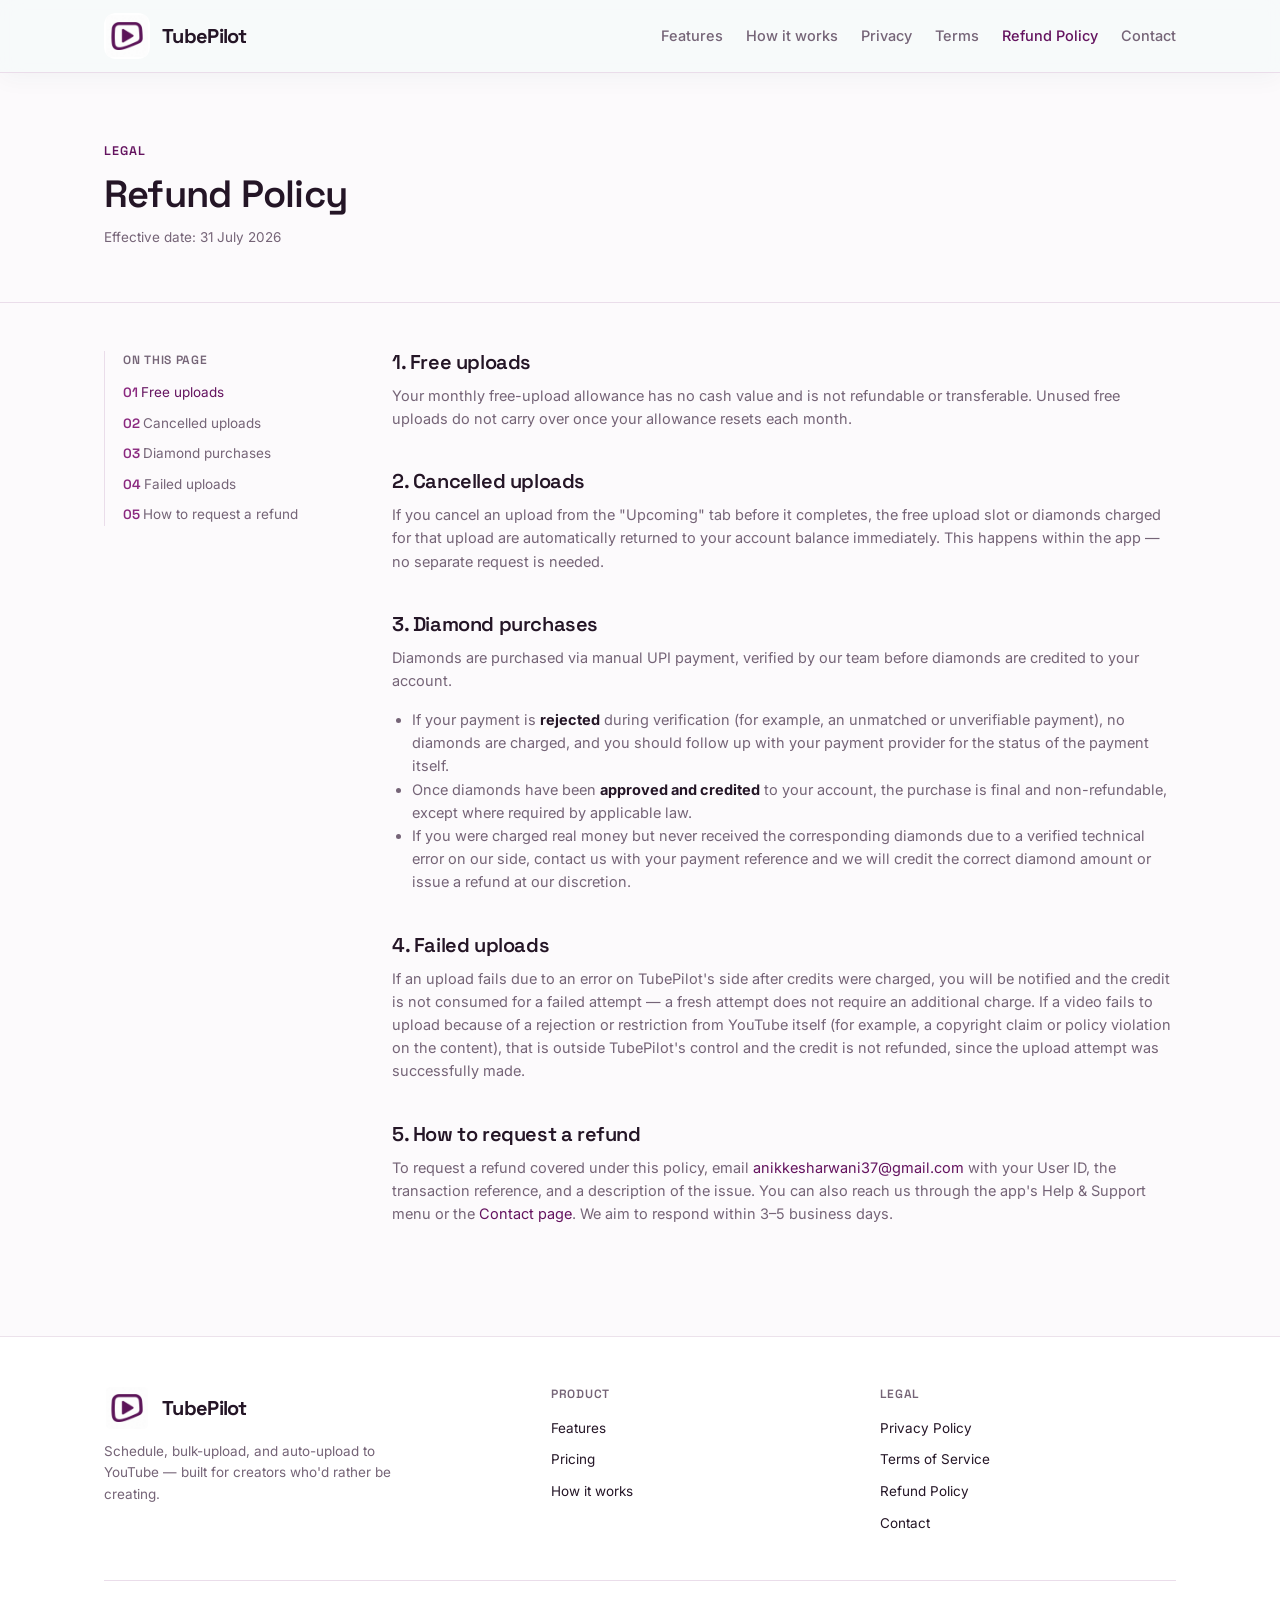
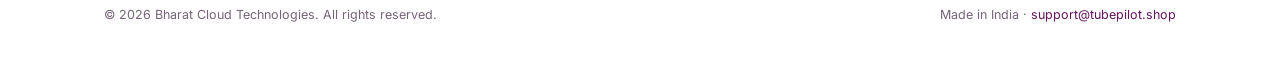
<file: refund.html>
<!DOCTYPE html><html lang="en">
<head>
<meta charset="UTF-8">
<meta name="viewport" content="width=device-width, initial-scale=1.0"><title>Refund Policy — TubePilot</title>
<meta name="description" content="Read TubePilot's refund policy for free uploads, cancelled uploads, diamond purchases, failed uploads and refund requests.">
<meta name="robots" content="index, follow">
<link rel="canonical" href="https://www.tubepilot.shop/refund.html"><meta property="og:type" content="website">
<meta property="og:title" content="Refund Policy — TubePilot">
<meta property="og:description" content="Understand TubePilot's refund rules for diamond purchases and video uploads.">
<meta property="og:url" content="https://www.tubepilot.shop/refund.html">
<meta property="og:image" content="https://www.tubepilot.shop/assets/logo.png">
<meta property="og:site_name" content="TubePilot"><meta name="twitter:card" content="summary">
<meta name="twitter:title" content="Refund Policy — TubePilot">
<meta name="twitter:description" content="TubePilot's refund policy for diamond purchases and uploads.">
<meta name="twitter:image" content="https://www.tubepilot.shop/assets/logo.png"><link rel="icon" href="assets/icon.png">
<link rel="preconnect" href="https://fonts.googleapis.com">
<link rel="preconnect" href="https://fonts.gstatic.com" crossorigin>
<link href="https://fonts.googleapis.com/css2?family=Space+Grotesk:wght@500;600;700&family=Inter:wght@400;500;600;700&display=swap" rel="stylesheet">
<link rel="stylesheet" href="css/style.css"><base target="_blank"><script type="application/ld+json">
{
  "@context": "https://schema.org",
  "@graph": [
    {
      "@type": "Organization",
      "@id": "https://www.tubepilot.shop/#organization",
      "name": "Bharat Cloud Technologies",
      "url": "https://www.tubepilot.shop/",
      "logo": {
        "@type": "ImageObject",
        "url": "https://www.tubepilot.shop/assets/logo.png"
      },
      "email": "support@tubepilot.shop"
    },
    {
      "@type": "WebSite",
      "@id": "https://www.tubepilot.shop/#website",
      "url": "https://www.tubepilot.shop/",
      "name": "TubePilot",
      "publisher": {
        "@id": "https://www.tubepilot.shop/#organization"
      }
    },
    {
      "@type": "WebPage",
      "@id": "https://www.tubepilot.shop/refund.html#webpage",
      "url": "https://www.tubepilot.shop/refund.html",
      "name": "Refund Policy — TubePilot",
      "description": "TubePilot's refund policy for diamond purchases and uploads.",
      "isPartOf": {
        "@id": "https://www.tubepilot.shop/#website"
      },
      "about": {
        "@id": "https://www.tubepilot.shop/#organization"
      },
      "dateModified": "2026-07-31"
    },
    {
      "@type": "BreadcrumbList",
      "@id": "https://www.tubepilot.shop/refund.html#breadcrumb",
      "itemListElement": [
        {
          "@type": "ListItem",
          "position": 1,
          "name": "Home",
          "item": "https://www.tubepilot.shop/"
        },
        {
          "@type": "ListItem",
          "position": 2,
          "name": "Refund Policy",
          "item": "https://www.tubepilot.shop/refund.html"
        }
      ]
    }
  ]
}
</script></head><body><header class="site-header">
  <div class="container row">
    <a class="brand" href="index.html">
      <span class="mark"><img src="assets/logo.png" alt="TubePilot logo"></span>
      TubePilot
    </a><nav class="nav-links" id="nav-links">
  <a href="index.html#features">Features</a>
  <a href="index.html#how-it-works">How it works</a>
  <a href="privacy.html">Privacy</a>
  <a href="terms.html">Terms</a>
  <a href="refund.html" aria-current="page">Refund Policy</a>
  <a href="contact.html">Contact</a>
</nav>

<button class="nav-toggle" aria-label="Toggle menu" aria-expanded="false" aria-controls="nav-links">
  <span></span>
</button>

  </div>
</header><section class="legal-hero">
  <div class="container">
    <span class="eyebrow">Legal</span>
    <h1>Refund Policy</h1>
    <p class="meta">Effective date: 31 July 2026</p>
  </div>
</section><div class="container">
  <div class="legal-layout"><nav class="toc" aria-label="Table of contents">
  <p class="label">On this page</p>
  <ol>
    <li><a href="#free-uploads">Free uploads</a></li>
    <li><a href="#cancelled-uploads">Cancelled uploads</a></li>
    <li><a href="#diamond-purchases">Diamond purchases</a></li>
    <li><a href="#failed-uploads">Failed uploads</a></li>
    <li><a href="#how-to-request">How to request a refund</a></li>
  </ol>
</nav>

<article class="legal-body">

  <h2 id="free-uploads">1. Free uploads</h2>
  <p>Your monthly free-upload allowance has no cash value and is not refundable or transferable. Unused free uploads do not carry over once your allowance resets each month.</p>

  <h2 id="cancelled-uploads">2. Cancelled uploads</h2>
  <p>If you cancel an upload from the "Upcoming" tab before it completes, the free upload slot or diamonds charged for that upload are automatically returned to your account balance immediately. This happens within the app — no separate request is needed.</p>

  <h2 id="diamond-purchases">3. Diamond purchases</h2>
  <p>Diamonds are purchased via manual UPI payment, verified by our team before diamonds are credited to your account.</p>

  <ul>
    <li>If your payment is <strong>rejected</strong> during verification (for example, an unmatched or unverifiable payment), no diamonds are charged, and you should follow up with your payment provider for the status of the payment itself.</li>

    <li>Once diamonds have been <strong>approved and credited</strong> to your account, the purchase is final and non-refundable, except where required by applicable law.</li>

    <li>If you were charged real money but never received the corresponding diamonds due to a verified technical error on our side, contact us with your payment reference and we will credit the correct diamond amount or issue a refund at our discretion.</li>
  </ul>

  <h2 id="failed-uploads">4. Failed uploads</h2>
  <p>If an upload fails due to an error on TubePilot's side after credits were charged, you will be notified and the credit is not consumed for a failed attempt — a fresh attempt does not require an additional charge. If a video fails to upload because of a rejection or restriction from YouTube itself (for example, a copyright claim or policy violation on the content), that is outside TubePilot's control and the credit is not refunded, since the upload attempt was successfully made.</p>

  <h2 id="how-to-request">5. How to request a refund</h2>
  <p>To request a refund covered under this policy, email <a href="mailto:anikkesharwani37@gmail.com">anikkesharwani37@gmail.com</a> with your User ID, the transaction reference, and a description of the issue. You can also reach us through the app's Help &amp; Support menu or the <a href="contact.html">Contact page</a>. We aim to respond within 3–5 business days.</p>

</article>

  </div>
</div><footer class="site-footer">
  <div class="container"><div class="footer-grid">

  <div class="footer-brand">
    <a class="brand" href="index.html" style="margin-bottom:10px;">
      <span class="mark"><img src="assets/logo.png" alt="TubePilot logo"></span>
      TubePilot
    </a>
    <p>Schedule, bulk-upload, and auto-upload to YouTube — built for creators who'd rather be creating.</p>
  </div>

  <div class="footer-col">
    <p class="label">Product</p>
    <a href="index.html#features">Features</a>
    <a href="index.html#pricing">Pricing</a>
    <a href="index.html#how-it-works">How it works</a>
  </div>

  <div class="footer-col">
    <p class="label">Legal</p>
    <a href="privacy.html">Privacy Policy</a>
    <a href="terms.html">Terms of Service</a>
    <a href="refund.html">Refund Policy</a>
    <a href="contact.html">Contact</a>
  </div>

</div>

<div class="footer-bottom">
  <span>&copy; <span data-year>2026</span> Bharat Cloud Technologies. All rights reserved.</span>
  <span>Made in India &middot; <a href="mailto:support@tubepilot.shop">support@tubepilot.shop</a></span>
</div>

  </div>
</footer><button class="to-top" aria-label="Back to top">
  <svg width="18" height="18" viewBox="0 0 24 24" fill="none">
    <path d="M12 19V5M12 5L6 11M12 5L18 11" stroke="currentColor" stroke-width="2" stroke-linecap="round" stroke-linejoin="round"/>
  </svg>
</button><script src="js/script.js"></script></body>
</html>
</file>
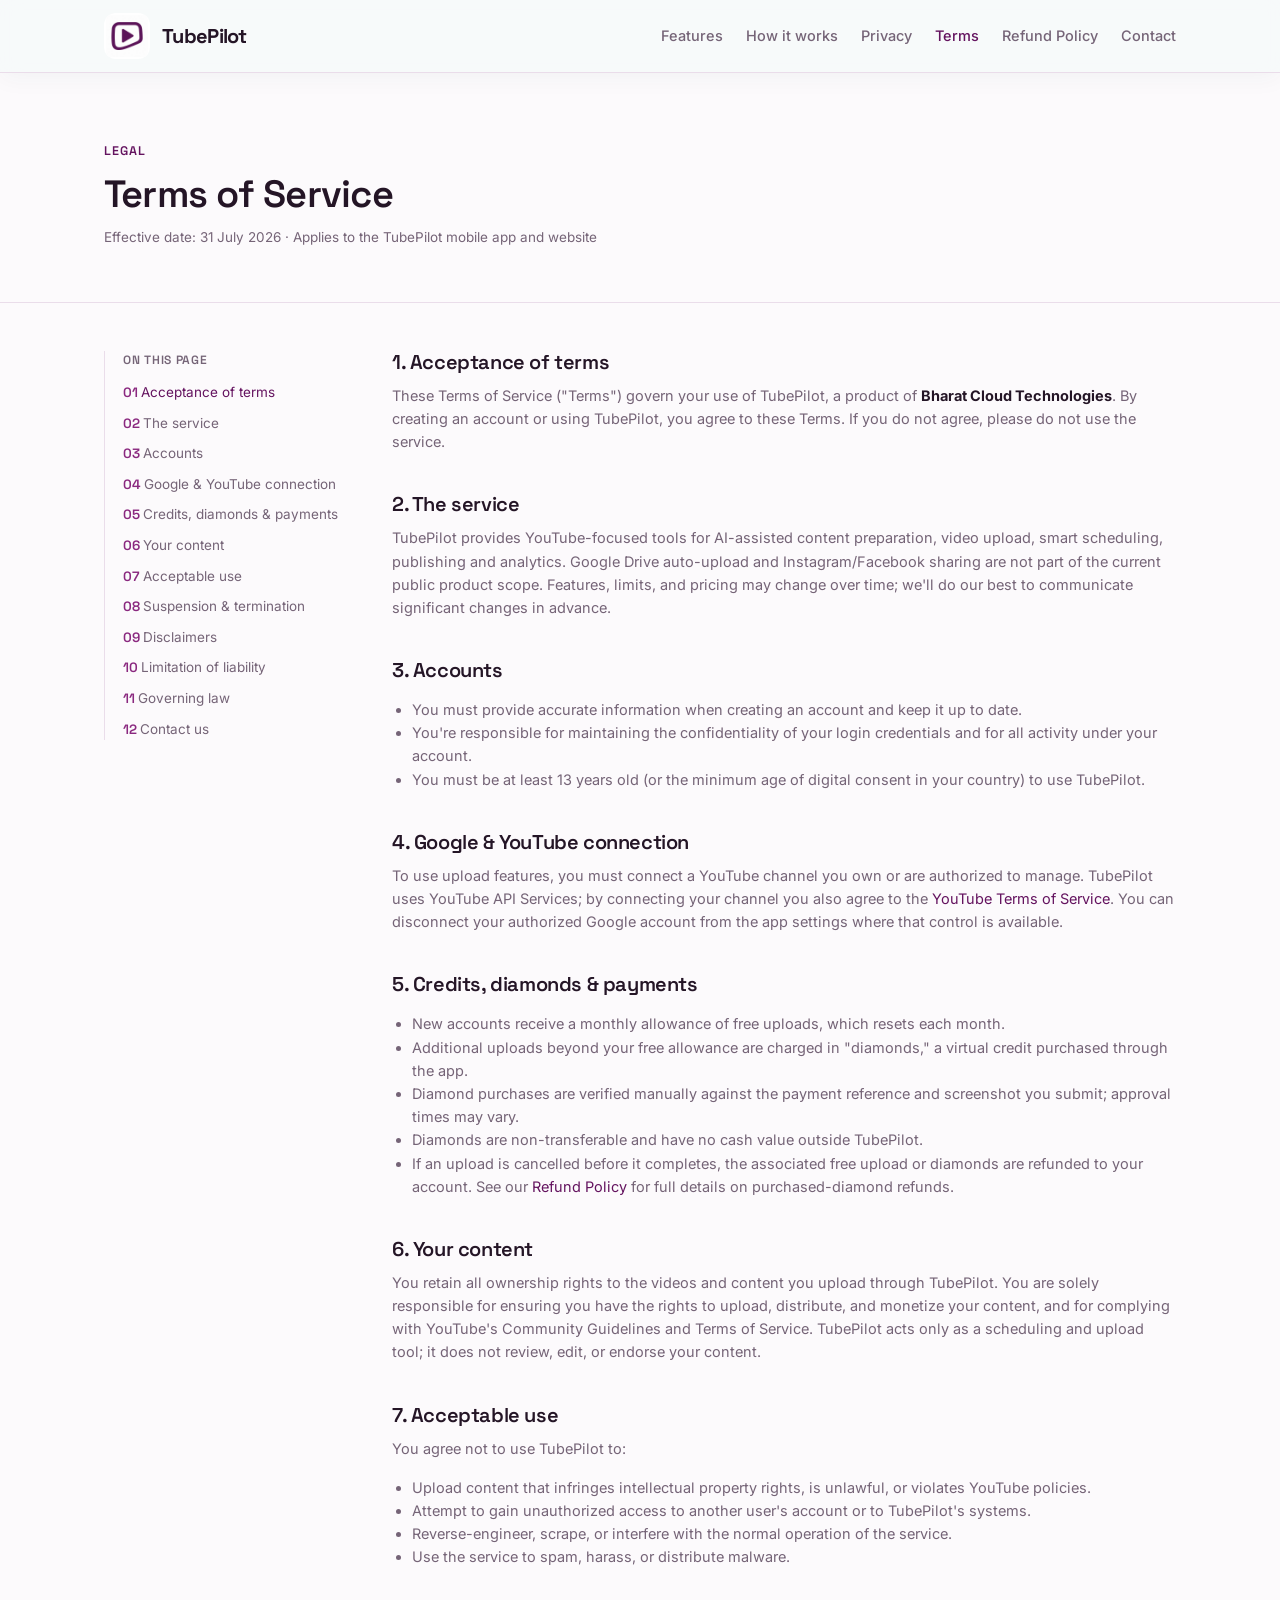
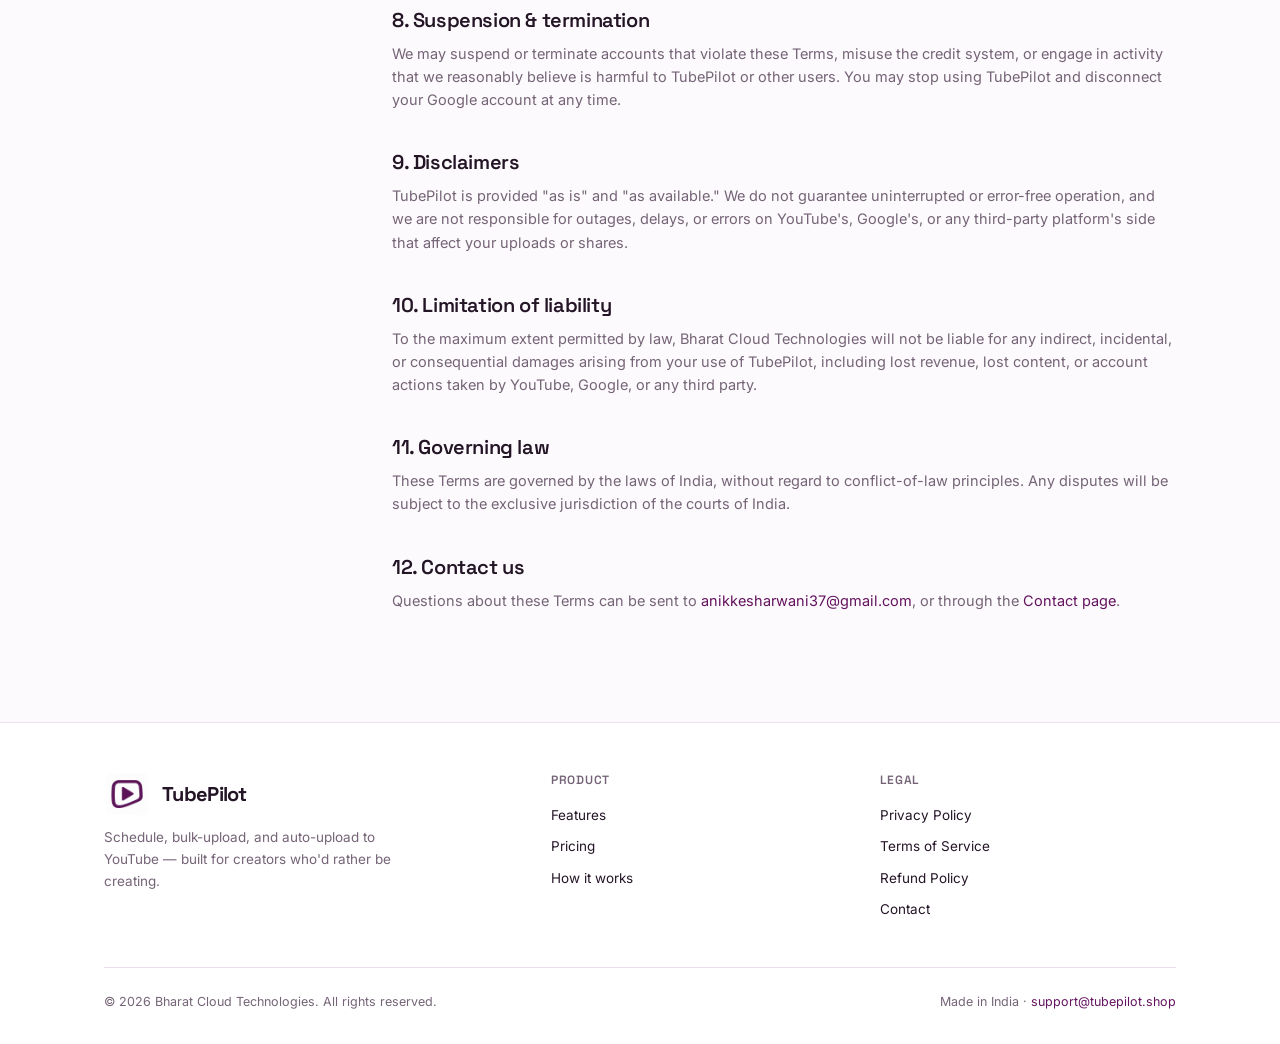
<file: terms.html>
<!DOCTYPE html><html lang="en">
<head>
<meta charset="UTF-8">
<meta name="viewport" content="width=device-width, initial-scale=1.0"><title>Terms of Service — TubePilot</title>
<meta name="description" content="Read the Terms of Service governing your use of TubePilot's YouTube-focused creator tools, accounts, uploads, scheduling and payments.">
<meta name="robots" content="index, follow">
<link rel="canonical" href="https://www.tubepilot.shop/terms.html"><meta property="og:type" content="website">
<meta property="og:title" content="Terms of Service — TubePilot">
<meta property="og:description" content="The terms governing your use of TubePilot's YouTube-focused creator tools.">
<meta property="og:url" content="https://www.tubepilot.shop/terms.html">
<meta property="og:image" content="https://www.tubepilot.shop/assets/logo.png">
<meta property="og:site_name" content="TubePilot"><meta name="twitter:card" content="summary">
<meta name="twitter:title" content="Terms of Service — TubePilot">
<meta name="twitter:description" content="Read the terms governing your use of TubePilot.">
<meta name="twitter:image" content="https://www.tubepilot.shop/assets/logo.png"><link rel="icon" href="assets/icon.png">
<link rel="preconnect" href="https://fonts.googleapis.com">
<link rel="preconnect" href="https://fonts.gstatic.com" crossorigin>
<link href="https://fonts.googleapis.com/css2?family=Space+Grotesk:wght@500;600;700&family=Inter:wght@400;500;600;700&display=swap" rel="stylesheet">
<link rel="stylesheet" href="css/style.css"><base target="_blank"><script type="application/ld+json">
{
  "@context": "https://schema.org",
  "@graph": [
    {
      "@type": "Organization",
      "@id": "https://www.tubepilot.shop/#organization",
      "name": "Bharat Cloud Technologies",
      "url": "https://www.tubepilot.shop/",
      "logo": {
        "@type": "ImageObject",
        "url": "https://www.tubepilot.shop/assets/logo.png"
      },
      "email": "support@tubepilot.shop"
    },
    {
      "@type": "WebSite",
      "@id": "https://www.tubepilot.shop/#website",
      "url": "https://www.tubepilot.shop/",
      "name": "TubePilot",
      "publisher": {
        "@id": "https://www.tubepilot.shop/#organization"
      }
    },
    {
      "@type": "WebPage",
      "@id": "https://www.tubepilot.shop/terms.html#webpage",
      "url": "https://www.tubepilot.shop/terms.html",
      "name": "Terms of Service — TubePilot",
      "description": "The terms governing the use of TubePilot's YouTube-focused creator tools.",
      "isPartOf": {
        "@id": "https://www.tubepilot.shop/#website"
      },
      "about": {
        "@id": "https://www.tubepilot.shop/#organization"
      },
      "dateModified": "2026-07-31"
    },
    {
      "@type": "BreadcrumbList",
      "@id": "https://www.tubepilot.shop/terms.html#breadcrumb",
      "itemListElement": [
        {
          "@type": "ListItem",
          "position": 1,
          "name": "Home",
          "item": "https://www.tubepilot.shop/"
        },
        {
          "@type": "ListItem",
          "position": 2,
          "name": "Terms of Service",
          "item": "https://www.tubepilot.shop/terms.html"
        }
      ]
    }
  ]
}
</script></head><body><header class="site-header">
  <div class="container row">
    <a class="brand" href="index.html">
      <span class="mark"><img src="assets/logo.png" alt="TubePilot logo"></span>
      TubePilot
    </a><nav class="nav-links" id="nav-links">
  <a href="index.html#features">Features</a>
  <a href="index.html#how-it-works">How it works</a>
  <a href="privacy.html">Privacy</a>
  <a href="terms.html" aria-current="page">Terms</a>
  <a href="refund.html">Refund Policy</a>
  <a href="contact.html">Contact</a>
</nav>

<button class="nav-toggle" aria-label="Toggle menu" aria-expanded="false" aria-controls="nav-links">
  <span></span>
</button>

  </div>
</header><section class="legal-hero">
  <div class="container">
    <span class="eyebrow">Legal</span>
    <h1>Terms of Service</h1>
    <p class="meta">Effective date: 31 July 2026 · Applies to the TubePilot mobile app and website</p>
  </div>
</section><div class="container">
  <div class="legal-layout"><nav class="toc" aria-label="Table of contents">
  <p class="label">On this page</p>
  <ol>
    <li><a href="#acceptance">Acceptance of terms</a></li>
    <li><a href="#the-service">The service</a></li>
    <li><a href="#accounts">Accounts</a></li>
    <li><a href="#google-connection">Google &amp; YouTube connection</a></li>
    <li><a href="#credits">Credits, diamonds &amp; payments</a></li>
    <li><a href="#content">Your content</a></li>
    <li><a href="#acceptable-use">Acceptable use</a></li>
    <li><a href="#termination">Suspension &amp; termination</a></li>
    <li><a href="#disclaimers">Disclaimers</a></li>
    <li><a href="#liability">Limitation of liability</a></li>
    <li><a href="#governing-law">Governing law</a></li>
    <li><a href="#contact-terms">Contact us</a></li>
  </ol>
</nav>

<article class="legal-body">

  <h2 id="acceptance">1. Acceptance of terms</h2>
  <p>These Terms of Service ("Terms") govern your use of TubePilot, a product of <strong>Bharat Cloud Technologies</strong>. By creating an account or using TubePilot, you agree to these Terms. If you do not agree, please do not use the service.</p>

  <h2 id="the-service">2. The service</h2>
  <p>TubePilot provides YouTube-focused tools for AI-assisted content preparation, video upload, smart scheduling, publishing and analytics. Google Drive auto-upload and Instagram/Facebook sharing are not part of the current public product scope. Features, limits, and pricing may change over time; we'll do our best to communicate significant changes in advance.</p>

  <h2 id="accounts">3. Accounts</h2>
  <ul>
    <li>You must provide accurate information when creating an account and keep it up to date.</li>
    <li>You're responsible for maintaining the confidentiality of your login credentials and for all activity under your account.</li>
    <li>You must be at least 13 years old (or the minimum age of digital consent in your country) to use TubePilot.</li>
  </ul>

  <h2 id="google-connection">4. Google &amp; YouTube connection</h2>
  <p>To use upload features, you must connect a YouTube channel you own or are authorized to manage. TubePilot uses YouTube API Services; by connecting your channel you also agree to the <a href="https://www.youtube.com/t/terms" target="_blank" rel="noopener noreferrer">YouTube Terms of Service</a>. You can disconnect your authorized Google account from the app settings where that control is available.</p>

  <h2 id="credits">5. Credits, diamonds &amp; payments</h2>
  <ul>
    <li>New accounts receive a monthly allowance of free uploads, which resets each month.</li>
    <li>Additional uploads beyond your free allowance are charged in "diamonds," a virtual credit purchased through the app.</li>
    <li>Diamond purchases are verified manually against the payment reference and screenshot you submit; approval times may vary.</li>
    <li>Diamonds are non-transferable and have no cash value outside TubePilot.</li>
    <li>If an upload is cancelled before it completes, the associated free upload or diamonds are refunded to your account. See our <a href="refund.html">Refund Policy</a> for full details on purchased-diamond refunds.</li>
  </ul>

  <h2 id="content">6. Your content</h2>
  <p>You retain all ownership rights to the videos and content you upload through TubePilot. You are solely responsible for ensuring you have the rights to upload, distribute, and monetize your content, and for complying with YouTube's Community Guidelines and Terms of Service. TubePilot acts only as a scheduling and upload tool; it does not review, edit, or endorse your content.</p>

  <h2 id="acceptable-use">7. Acceptable use</h2>
  <p>You agree not to use TubePilot to:</p>
  <ul>
    <li>Upload content that infringes intellectual property rights, is unlawful, or violates YouTube policies.</li>
    <li>Attempt to gain unauthorized access to another user's account or to TubePilot's systems.</li>
    <li>Reverse-engineer, scrape, or interfere with the normal operation of the service.</li>
    <li>Use the service to spam, harass, or distribute malware.</li>
  </ul>

  <h2 id="termination">8. Suspension &amp; termination</h2>
  <p>We may suspend or terminate accounts that violate these Terms, misuse the credit system, or engage in activity that we reasonably believe is harmful to TubePilot or other users. You may stop using TubePilot and disconnect your Google account at any time.</p>

  <h2 id="disclaimers">9. Disclaimers</h2>
  <p>TubePilot is provided "as is" and "as available." We do not guarantee uninterrupted or error-free operation, and we are not responsible for outages, delays, or errors on YouTube's, Google's, or any third-party platform's side that affect your uploads or shares.</p>

  <h2 id="liability">10. Limitation of liability</h2>
  <p>To the maximum extent permitted by law, Bharat Cloud Technologies will not be liable for any indirect, incidental, or consequential damages arising from your use of TubePilot, including lost revenue, lost content, or account actions taken by YouTube, Google, or any third party.</p>

  <h2 id="governing-law">11. Governing law</h2>
  <p>These Terms are governed by the laws of India, without regard to conflict-of-law principles. Any disputes will be subject to the exclusive jurisdiction of the courts of India.</p>

  <h2 id="contact-terms">12. Contact us</h2>
  <p>Questions about these Terms can be sent to <a href="mailto:anikkesharwani37@gmail.com">anikkesharwani37@gmail.com</a>, or through the <a href="contact.html">Contact page</a>.</p>

</article>

  </div>
</div><footer class="site-footer">
  <div class="container">
    <div class="footer-grid">  <div class="footer-brand">
    <a class="brand" href="index.html" style="margin-bottom:10px;">
      <span class="mark"><img src="assets/logo.png" alt="TubePilot logo"></span>
      TubePilot
    </a>
    <p>Schedule, bulk-upload, and auto-upload to YouTube — built for creators who'd rather be creating.</p>
  </div>

  <div class="footer-col">
    <p class="label">Product</p>
    <a href="index.html#features">Features</a>
    <a href="index.html#pricing">Pricing</a>
    <a href="index.html#how-it-works">How it works</a>
  </div>

  <div class="footer-col">
    <p class="label">Legal</p>
    <a href="privacy.html">Privacy Policy</a>
    <a href="terms.html">Terms of Service</a>
    <a href="refund.html">Refund Policy</a>
    <a href="contact.html">Contact</a>
  </div>

</div>

<div class="footer-bottom">
  <span>&copy; <span data-year>2026</span> Bharat Cloud Technologies. All rights reserved.</span>
  <span>Made in India &middot; <a href="mailto:support@tubepilot.shop">support@tubepilot.shop</a></span>
</div>

  </div>
</footer><button class="to-top" aria-label="Back to top">
  <svg width="18" height="18" viewBox="0 0 24 24" fill="none">
    <path d="M12 19V5M12 5L6 11M12 5L18 11" stroke="currentColor" stroke-width="2" stroke-linecap="round" stroke-linejoin="round"/>
  </svg>
</button><script src="js/script.js"></script></body>
</html>
</file>
<file: css/style.css>
/* =========================================================
   TubePilot — design tokens
   Palette matches the app's own theme (app_theme.dart):
   teal / light-teal / deep navy / sky accent, on a near-white
   ground. Display face: Space Grotesk (geometric, "instrument
   panel" feel — echoes the compass/flight-path brand mark).
   Body face: Inter.
========================================================= */
:root {
  --teal: #0B7A80;
  --teal-light: #12A4AC;
  --navy: #1F3B4D;
  --sky: #0EA5E9;
  --green: #16A34A;
  --red: #DC2626;

  --bg: #F6FAFA;
  --card: #FFFFFF;
  --card-2: #EDF6F6;
  --border: #DCEAEA;
  --text: #0F2224;
  --text-dim: #5E7879;

  --display: "Space Grotesk", "Segoe UI", sans-serif;
  --body: "Inter", "Segoe UI", sans-serif;

  --radius-lg: 22px;
  --radius-md: 14px;
  --radius-sm: 8px;
  --shadow: 0 1px 2px rgba(15, 34, 36, 0.04), 0 12px 32px -16px rgba(15, 34, 36, 0.14);
  --container: 1120px;
}

* { box-sizing: border-box; }

html { scroll-behavior: smooth; }

@media (prefers-reduced-motion: reduce) {
  html { scroll-behavior: auto; }
  *, *::before, *::after { animation-duration: 0.001ms !important; transition-duration: 0.001ms !important; }
}

body {
  margin: 0;
  font-family: var(--body);
  color: var(--text);
  background: var(--bg);
  line-height: 1.6;
  -webkit-font-smoothing: antialiased;
}

h1, h2, h3, h4 {
  font-family: var(--display);
  font-weight: 600;
  letter-spacing: -0.02em;
  line-height: 1.15;
  margin: 0 0 0.5em;
}

p { margin: 0 0 1em; color: var(--text); }
a { color: var(--teal); text-decoration: none; }
a:hover { text-decoration: underline; }
a:focus-visible,
button:focus-visible,
[tabindex]:focus-visible {
  outline: 2.5px solid var(--sky);
  outline-offset: 3px;
  border-radius: 4px;
}

img { max-width: 100%; display: block; }

.container {
  max-width: var(--container);
  margin: 0 auto;
  padding: 0 24px;
}

.eyebrow {
  display: inline-flex;
  align-items: center;
  gap: 8px;
  font-family: var(--display);
  font-size: 12.5px;
  font-weight: 600;
  letter-spacing: 0.08em;
  text-transform: uppercase;
  color: var(--teal);
}

/* ---------- Flight-path divider ---------- */
.flight-divider {
  position: relative;
  height: 1px;
  margin: 64px 0;
  background: repeating-linear-gradient(
    90deg, var(--border) 0 10px, transparent 10px 18px
  );
}
.flight-divider::after {
  content: "";
  position: absolute;
  top: 50%;
  left: 50%;
  width: 22px;
  height: 22px;
  transform: translate(-50%, -50%) rotate(45deg);
  background: var(--bg);
  border: 1.5px solid var(--teal-light);
  border-radius: 6px;
}
.flight-divider::before {
  content: "\2708";
  position: absolute;
  top: 50%;
  left: 50%;
  transform: translate(-50%, -50%) rotate(45deg);
  font-size: 11px;
  color: var(--teal);
  z-index: 1;
}

/* ---------- Header ---------- */
.site-header {
  position: sticky;
  top: 0;
  z-index: 40;
  background: rgba(246, 250, 250, 0.86);
  backdrop-filter: blur(10px);
  border-bottom: 1px solid var(--border);
}
.site-header .row {
  display: flex;
  align-items: center;
  justify-content: space-between;
  height: 72px;
}
.brand {
  display: flex;
  align-items: center;
  gap: 12px;
  font-family: var(--display);
  font-weight: 700;
  font-size: 20px;
  color: var(--text);
}
.brand .mark {
  width: 44px;
  height: 44px;
  border-radius: 10px;
  background: transparent;
  display: grid;
  place-items: center;
  color: #fff;
  font-size: 15px;
  overflow: hidden;
}
.brand .mark img {
  width: 100%;
  height: 100%;
  object-fit: contain;
  display: block;
}
.brand .mark svg { width: 18px; height: 18px; }

.nav-links {
  display: flex;
  align-items: center;
  gap: 28px;
}
.nav-links a {
  color: var(--text-dim);
  font-size: 14.5px;
  font-weight: 500;
}
.nav-links a:hover,
.nav-links a[aria-current="page"] {
  color: var(--teal);
  text-decoration: none;
}

.nav-cta {
  background: linear-gradient(135deg, var(--teal-light), var(--navy));
  color: #fff !important;
  padding: 8px 18px;
  border-radius: 999px;
  font-weight: 600;
  font-size: 13.5px;
}
.nav-cta:hover {
  transform: translateY(-1px);
  box-shadow: 0 8px 20px -8px rgba(11, 122, 128, 0.5);
  text-decoration: none;
}

.nav-toggle {
  display: none;
  width: 40px;
  height: 40px;
  border-radius: 10px;
  border: 1px solid var(--border);
  background: var(--card);
  align-items: center;
  justify-content: center;
  cursor: pointer;
}
.nav-toggle span,
.nav-toggle span::before,
.nav-toggle span::after {
  content: "";
  display: block;
  width: 18px;
  height: 2px;
  background: var(--text);
  position: relative;
  transition: transform 0.2s ease, opacity 0.2s ease;
}
.nav-toggle span::before { position: absolute; top: -6px; }
.nav-toggle span::after { position: absolute; top: 6px; }
.nav-toggle[aria-expanded="true"] span { background: transparent; }
.nav-toggle[aria-expanded="true"] span::before { transform: translateY(6px) rotate(45deg); }
.nav-toggle[aria-expanded="true"] span::after { transform: translateY(-6px) rotate(-45deg); }

/* ---------- Buttons ---------- */
.btn {
  display: inline-flex;
  align-items: center;
  gap: 8px;
  font-family: var(--body);
  font-weight: 600;
  font-size: 14.5px;
  padding: 12px 22px;
  border-radius: 999px;
  border: 1px solid transparent;
  cursor: pointer;
  transition: transform 0.15s ease, box-shadow 0.15s ease, background 0.15s ease;
}
.btn-lg {
  padding: 14px 28px;
  font-size: 15.5px;
}
.btn-primary {
  background: linear-gradient(135deg, var(--teal-light), var(--navy));
  color: #fff;
}
.btn-primary:hover { transform: translateY(-1px); box-shadow: 0 10px 24px -10px rgba(11, 122, 128, 0.55); text-decoration: none; }
.btn-outline {
  background: transparent;
  border-color: var(--border);
  color: var(--text);
}
.btn-outline:hover { border-color: var(--teal-light); color: var(--teal); text-decoration: none; }

/* ---------- Hero ---------- */
.hero {
  padding: 96px 0 72px;
  position: relative;
  overflow: hidden;
}
.hero::before {
  content: "";
  position: absolute;
  inset: -20% -10% auto -10%;
  height: 480px;
  background: radial-gradient(60% 60% at 30% 20%, rgba(18, 164, 172, 0.16), transparent 70%),
              radial-gradient(50% 50% at 80% 10%, rgba(14, 165, 233, 0.12), transparent 70%);
  pointer-events: none;
}
.hero-grid {
  display: grid;
  grid-template-columns: 1.1fr 0.9fr;
  gap: 56px;
  align-items: center;
  position: relative;
}
.hero h1 {
  font-size: clamp(34px, 5vw, 52px);
  margin-bottom: 20px;
}
.hero h1 .accent { color: var(--teal); }
.hero p.lead {
  font-size: 17px;
  color: var(--text-dim);
  max-width: 46ch;
  margin-bottom: 28px;
}
.hero-cta { display: flex; gap: 12px; flex-wrap: wrap; margin-bottom: 20px; }
.hero-note { font-size: 12.5px; color: var(--text-dim); }

/* Trust badges */
.trust-badges {
  display: flex;
  gap: 14px;
  flex-wrap: wrap;
  margin-bottom: 16px;
}
.trust-badges .badge {
  display: inline-flex;
  align-items: center;
  gap: 6px;
  font-size: 12px;
  color: var(--text-dim);
  background: var(--card-2);
  border: 1px solid var(--border);
  padding: 6px 12px;
  border-radius: 999px;
}
.trust-badges .badge svg { color: var(--teal); }

/* Compass illustration */
.compass-wrap {
  position: relative;
  display: grid;
  place-items: center;
}
.compass {
  width: min(340px, 80vw);
  aspect-ratio: 1;
  position: relative;
}
.compass .ring {
  position: absolute;
  inset: 0;
  border-radius: 50%;
  border: 1.5px dashed var(--border);
  animation: spin 40s linear infinite;
}
.compass .ring.inner { inset: 34px; border-color: rgba(18,164,172,0.35); animation-duration: 60s; animation-direction: reverse; }
@keyframes spin { to { transform: rotate(360deg); } }
.compass .core {
  position: absolute;
  inset: 74px;
  border-radius: 50%;
  background: linear-gradient(145deg, var(--card), var(--card-2));
  border: 1px solid var(--border);
  box-shadow: var(--shadow);
  display: grid;
  place-items: center;
}
.compass .core svg { width: 46%; height: 46%; color: var(--teal); }
.compass .tick { position: absolute; width: 2px; height: 10px; background: var(--teal-light); left: 50%; top: 0; transform-origin: 50% 170px; }

/* ---------- Sections ---------- */
.section { padding: 8px 0 72px; }
.section-head { max-width: 640px; margin: 0 auto 40px; text-align: center; }
.section-head h2 { font-size: clamp(26px, 3.4vw, 34px); }
.section-head p { color: var(--text-dim); }

.grid {
  display: grid;
  gap: 20px;
}
.grid.cols-3 { grid-template-columns: repeat(3, 1fr); }
.grid.cols-4 { grid-template-columns: repeat(4, 1fr); }

.card {
  background: var(--card);
  border: 1px solid var(--border);
  border-radius: var(--radius-lg);
  padding: 28px;
}
.feature-card .icon {
  width: 44px;
  height: 44px;
  border-radius: 12px;
  background: var(--card-2);
  display: grid;
  place-items: center;
  color: var(--teal);
  margin-bottom: 16px;
}
.feature-card h3 { font-size: 16.5px; margin-bottom: 6px; }
.feature-card p { color: var(--text-dim); font-size: 14px; margin: 0; }

/* ---------- Screenshots ---------- */
.section-screenshots { padding-top: 64px; }
.screenshots-grid {
  display: grid;
  grid-template-columns: repeat(4, 1fr);
  gap: 20px;
}
.screenshot-card {
  text-align: center;
}
.phone-frame {
  background: linear-gradient(145deg, #1a1a2e, #16213e);
  border-radius: 28px;
  padding: 10px;
  box-shadow: 0 20px 40px -12px rgba(15, 34, 36, 0.25);
  margin-bottom: 14px;
  position: relative;
}
.phone-frame::before {
  content: "";
  display: block;
  width: 40%;
  height: 18px;
  background: #1a1a2e;
  border-radius: 0 0 12px 12px;
  margin: 0 auto 8px;
}
.phone-frame img {
  border-radius: 18px;
  width: 100%;
  aspect-ratio: 9/19;
  object-fit: cover;
  background: var(--card-2);
}
.screenshot-caption {
  font-size: 13px;
  color: var(--text-dim);
  margin: 0;
}

/* ---------- Pricing ---------- */
.pricing-grid {
  display: grid;
  grid-template-columns: repeat(3, 1fr);
  gap: 20px;
  max-width: 900px;
  margin: 0 auto;
}
.pricing-card {
  background: var(--card);
  border: 1px solid var(--border);
  border-radius: var(--radius-lg);
  padding: 32px 28px;
  position: relative;
  display: flex;
  flex-direction: column;
}
.pricing-card.popular {
  border-color: var(--teal-light);
  box-shadow: 0 0 0 2px rgba(18, 164, 172, 0.15), var(--shadow);
}
.popular-badge {
  position: absolute;
  top: -12px;
  left: 50%;
  transform: translateX(-50%);
  background: linear-gradient(135deg, var(--teal-light), var(--navy));
  color: #fff;
  font-size: 11px;
  font-weight: 700;
  text-transform: uppercase;
  letter-spacing: 0.06em;
  padding: 6px 16px;
  border-radius: 999px;
}
.pricing-header { text-align: center; margin-bottom: 24px; }
.pricing-header h3 { font-size: 18px; margin-bottom: 8px; }
.price {
  font-family: var(--display);
  font-size: 36px;
  font-weight: 700;
  color: var(--text);
  margin-bottom: 4px;
}
.price span {
  font-size: 15px;
  font-weight: 500;
  color: var(--text-dim);
}
.pricing-header p { color: var(--text-dim); font-size: 13.5px; margin: 0; }
.pricing-features {
  list-style: none;
  padding: 0;
  margin: 0 0 28px;
  flex-grow: 1;
}
.pricing-features li {
  display: flex;
  align-items: center;
  gap: 10px;
  font-size: 14px;
  color: var(--text-dim);
  padding: 8px 0;
  border-bottom: 1px solid var(--border);
}
.pricing-features li:last-child { border-bottom: none; }
.pricing-card .btn { width: 100%; justify-content: center; }

/* ---------- Steps ---------- */
.steps { counter-reset: step; }
.step {
  display: flex;
  gap: 18px;
  padding: 22px 0;
  border-top: 1px solid var(--border);
}
.step:first-child { border-top: none; }
.step .num {
  font-family: var(--display);
  font-weight: 700;
  font-size: 14px;
  color: var(--teal);
  width: 34px;
  height: 34px;
  border-radius: 50%;
  border: 1.5px solid var(--teal-light);
  display: grid;
  place-items: center;
  flex-shrink: 0;
}
.step h3 { font-size: 15.5px; margin-bottom: 4px; }
.step p { color: var(--text-dim); font-size: 14px; margin: 0; }

/* ---------- Testimonials ---------- */
.testimonials-grid {
  display: grid;
  grid-template-columns: repeat(3, 1fr);
  gap: 20px;
}
.testimonial-card {
  background: var(--card);
  border: 1px solid var(--border);
  border-radius: var(--radius-lg);
  padding: 28px;
}
.testimonial-card .stars {
  color: #F59E0B;
  font-size: 16px;
  letter-spacing: 2px;
  margin-bottom: 14px;
}
.testimonial-card > p {
  color: var(--text-dim);
  font-size: 14.5px;
  line-height: 1.65;
  margin-bottom: 20px;
  font-style: italic;
}
.testimonial-author {
  display: flex;
  align-items: center;
  gap: 12px;
}
.testimonial-author img {
  width: 40px;
  height: 40px;
  border-radius: 50%;
  object-fit: cover;
  background: var(--card-2);
}
.testimonial-author strong {
  display: block;
  font-size: 14px;
  color: var(--text);
}
.testimonial-author span {
  font-size: 12.5px;
  color: var(--text-dim);
}

/* ---------- FAQ ---------- */
.faq-list { display: flex; flex-direction: column; gap: 12px; }
.faq-item {
  background: var(--card);
  border: 1px solid var(--border);
  border-radius: var(--radius-md);
  overflow: hidden;
}
.faq-question {
  width: 100%;
  display: flex;
  align-items: center;
  justify-content: space-between;
  gap: 16px;
  padding: 18px 22px;
  background: none;
  border: none;
  font-family: var(--body);
  font-size: 15px;
  font-weight: 600;
  color: var(--text);
  cursor: pointer;
  text-align: left;
}
.faq-question:hover { color: var(--teal); }
.faq-icon {
  flex-shrink: 0;
  color: var(--text-dim);
  transition: transform 0.2s ease;
}
.faq-question[aria-expanded="true"] .faq-icon {
  transform: rotate(180deg);
}
.faq-answer {
  max-height: 0;
  overflow: hidden;
  transition: max-height 0.3s ease, padding 0.3s ease;
}
.faq-answer p {
  padding: 0 22px 18px;
  color: var(--text-dim);
  font-size: 14px;
  margin: 0;
}
.faq-item.open .faq-answer {
  max-height: 300px;
}

/* ---------- CTA Banner ---------- */
.cta-banner { padding-top: 48px; }
.cta-card {
  background: linear-gradient(135deg, var(--navy), #0d2a3a);
  border-radius: var(--radius-lg);
  padding: 56px 40px;
  text-align: center;
  color: #fff;
}
.cta-card h2 {
  font-size: clamp(24px, 3vw, 32px);
  margin-bottom: 12px;
  color: #fff;
}
.cta-card p {
  color: rgba(255,255,255,0.75);
  font-size: 16px;
  max-width: 48ch;
  margin: 0 auto 28px;
}
.cta-buttons {
  display: flex;
  gap: 12px;
  justify-content: center;
  flex-wrap: wrap;
}
.cta-buttons .btn-primary {
  background: #fff;
  color: var(--navy);
}
.cta-buttons .btn-primary:hover {
  box-shadow: 0 10px 24px -10px rgba(0,0,0,0.3);
}
.cta-buttons .btn-outline {
  border-color: rgba(255,255,255,0.3);
  color: #fff;
}
.cta-buttons .btn-outline:hover {
  border-color: #fff;
  color: #fff;
}

/* ---------- Legal document layout ---------- */
.legal-hero {
  padding: 64px 0 40px;
  border-bottom: 1px solid var(--border);
}
.legal-hero .eyebrow { margin-bottom: 12px; }
.legal-hero h1 { font-size: clamp(28px, 4vw, 38px); margin-bottom: 10px; }
.legal-hero .meta { color: var(--text-dim); font-size: 13.5px; }

.legal-layout {
  display: grid;
  grid-template-columns: 240px 1fr;
  gap: 48px;
  padding: 48px 0 96px;
  align-items: start;
}
.toc {
  position: sticky;
  top: 96px;
  border-left: 1px solid var(--border);
  padding-left: 18px;
}
.toc p.label {
  font-family: var(--display);
  font-size: 12px;
  font-weight: 600;
  letter-spacing: 0.06em;
  text-transform: uppercase;
  color: var(--text-dim);
  margin-bottom: 12px;
}
.toc ol {
  list-style: none;
  margin: 0;
  padding: 0;
  counter-reset: toc;
  display: flex;
  flex-direction: column;
  gap: 9px;
}
.toc a {
  counter-increment: toc;
  color: var(--text-dim);
  font-size: 13.5px;
  display: block;
}
.toc a::before {
  content: counter(toc, decimal-leading-zero) "  ";
  color: var(--teal-light);
  font-family: var(--display);
  font-weight: 600;
}
.toc a.active,
.toc a:hover { color: var(--teal); text-decoration: none; }

.legal-body h2 {
  font-size: 20px;
  margin-top: 40px;
  scroll-margin-top: 96px;
}
.legal-body h2:first-child { margin-top: 0; }
.legal-body h3 { font-size: 16px; margin-top: 24px; }
.legal-body p, .legal-body li { color: var(--text-dim); font-size: 14.5px; }
.legal-body ul, .legal-body ol { padding-left: 20px; }
.legal-body strong { color: var(--text); }
.legal-body .callout {
  background: var(--card-2);
  border: 1px solid var(--border);
  border-radius: var(--radius-md);
  padding: 16px 18px;
  font-size: 13.5px;
  color: var(--text-dim);
  margin: 20px 0;
}
.legal-body .callout strong { color: var(--navy); }

/* ---------- Contact ---------- */
.contact-grid {
  display: grid;
  grid-template-columns: 1fr 1fr;
  gap: 24px;
}
.contact-card {
  background: var(--card);
  border: 1px solid var(--border);
  border-radius: var(--radius-lg);
  padding: 26px;
}
.contact-card .icon {
  width: 40px; height: 40px;
  border-radius: 11px;
  background: var(--card-2);
  display: grid; place-items: center;
  color: var(--teal);
  margin-bottom: 14px;
}
.contact-card h3 { font-size: 15.5px; margin-bottom: 4px; }
.contact-card p { color: var(--text-dim); font-size: 13.5px; margin-bottom: 10px; }

/* ---------- Footer ---------- */
.site-footer {
  border-top: 1px solid var(--border);
  padding: 48px 0 32px;
  background: var(--card);
}
.footer-grid {
  display: grid;
  grid-template-columns: 1.4fr 1fr 1fr;
  gap: 32px;
  margin-bottom: 36px;
}
.footer-brand p { color: var(--text-dim); font-size: 13.5px; max-width: 32ch; }
.footer-col p.label {
  font-family: var(--display);
  font-size: 12px;
  font-weight: 600;
  letter-spacing: 0.06em;
  text-transform: uppercase;
  color: var(--text-dim);
  margin-bottom: 14px;
}
.footer-col a { display: block; color: var(--text); font-size: 13.5px; margin-bottom: 10px; }
.footer-col a:hover { color: var(--teal); }
.footer-bottom {
  display: flex;
  justify-content: space-between;
  align-items: center;
  padding-top: 24px;
  border-top: 1px solid var(--border);
  font-size: 12.5px;
  color: var(--text-dim);
  flex-wrap: wrap;
  gap: 10px;
}

.social-links {
  display: flex;
  gap: 12px;
  margin-top: 16px;
}
.social-links a {
  width: 36px;
  height: 36px;
  border-radius: 10px;
  background: var(--card-2);
  border: 1px solid var(--border);
  display: grid;
  place-items: center;
  color: var(--text-dim);
  transition: all 0.15s ease;
}
.social-links a:hover {
  background: var(--teal);
  border-color: var(--teal);
  color: #fff;
  text-decoration: none;
  transform: translateY(-2px);
}

/* ---------- Back to top ---------- */
.to-top {
  position: fixed;
  right: 22px;
  bottom: 22px;
  width: 44px;
  height: 44px;
  border-radius: 50%;
  background: var(--navy);
  color: #fff;
  border: none;
  display: grid;
  place-items: center;
  cursor: pointer;
  opacity: 0;
  pointer-events: none;
  transform: translateY(8px);
  transition: opacity 0.2s ease, transform 0.2s ease;
  z-index: 50;
  box-shadow: 0 10px 24px -10px rgba(31, 59, 77, 0.5);
}
.to-top.visible { opacity: 1; pointer-events: auto; transform: translateY(0); }

/* ---------- Responsive ---------- */
@media (max-width: 900px) {
  .hero-grid { grid-template-columns: 1fr; }
  .compass-wrap { order: -1; }
  .grid.cols-3 { grid-template-columns: 1fr 1fr; }
  .grid.cols-4 { grid-template-columns: 1fr 1fr; }
  .screenshots-grid { grid-template-columns: 1fr 1fr; }
  .pricing-grid { grid-template-columns: 1fr; max-width: 420px; }
  .testimonials-grid { grid-template-columns: 1fr; }
  .legal-layout { grid-template-columns: 1fr; }
  .toc { position: static; border-left: none; border-bottom: 1px solid var(--border); padding: 0 0 20px; margin-bottom: 12px; }
  .toc ol { flex-direction: row; flex-wrap: wrap; gap: 14px; }
  .footer-grid { grid-template-columns: 1fr; gap: 28px; }
  .contact-grid { grid-template-columns: 1fr; }
}

@media (max-width: 720px) {
  .nav-links { position: fixed; inset: 72px 0 0 0; background: var(--bg); flex-direction: column; align-items: flex-start; padding: 24px; gap: 4px; display: none; overflow-y: auto; }
  .nav-links.open { display: flex; }
  .nav-links a { padding: 12px 0; width: 100%; border-bottom: 1px solid var(--border); }
  .nav-cta { width: 100%; text-align: center; margin-top: 8px; }
  .nav-toggle { display: grid; }
  .grid.cols-3, .grid.cols-4 { grid-template-columns: 1fr; }
  .screenshots-grid { grid-template-columns: 1fr; max-width: 280px; margin: 0 auto; }
  .hero-cta { flex-direction: column; }
  .hero-cta .btn { width: 100%; justify-content: center; }
  .trust-badges { justify-content: center; }
  .cta-buttons { flex-direction: column; }
  .cta-buttons .btn { width: 100%; justify-content: center; }
}

/* TubePilot brand refresh — supplied plum play-mark */
:root{--teal:#64135f;--teal-light:#8a287f;--navy:#32143f;--sky:#b779b2;--bg:#fcfafc;--card:#fff;--card-2:#f5edf5;--border:#eaddea;--text:#241526;--text-dim:#756477;--shadow:0 14px 38px -20px rgba(70,20,70,.22)}
.brand .mark{width:46px;height:46px;background:#fff;border-radius:12px;padding:2px}.brand .mark img{object-fit:contain}
.nav-cta,.btn-primary{background:linear-gradient(135deg,#7b2474,#35153e)}
.hero{padding:82px 0 78px;background:radial-gradient(ellipse at 80% 10%,#f2e5f1 0,transparent 46%),linear-gradient(180deg,#fff 0%,#fcf8fc 100%)}
.hero::before{background:radial-gradient(circle,#8a287f 1px,transparent 1.5px);opacity:.08}
.hero h1 .accent{color:#741b6d}
.btn-outline{border-color:#d9c4d8;color:#64135f}
.btn-outline:hover{border-color:#8a287f;color:#64135f}
.site-footer .brand .mark{background:#fff}
.tp-hero-layout{display:grid;grid-template-columns:1.05fr .95fr;gap:46px;align-items:center}
.tp-hero-visual{position:relative;padding:24px;border:1px solid #eaddea;border-radius:28px;background:linear-gradient(145deg,#fff,#f4eaf4);box-shadow:0 24px 70px -35px rgba(67,19,66,.35)}
.tp-hero-visual img{width:100%;border-radius:18px;box-shadow:0 12px 36px -24px #32143f}
.tp-pills{display:flex;flex-wrap:wrap;gap:9px;margin:22px 0}.tp-pills span{padding:7px 12px;border:1px solid #eaddea;border-radius:999px;background:#fff;color:#60315d;font-size:12px;font-weight:600}
.tp-grid{display:grid;grid-template-columns:repeat(3,1fr);gap:18px}.tp-card{padding:25px;border:1px solid var(--border);border-radius:20px;background:#fff;box-shadow:var(--shadow)}.tp-card h3{font-size:18px}.tp-card p{font-size:14px;color:var(--text-dim);margin:0}.tp-card .tp-icon{width:42px;height:42px;border-radius:13px;background:#f4e9f3;color:#701a69;display:grid;place-items:center;font-size:20px;margin-bottom:17px}
.tp-band{padding:62px 0;background:#32143f;color:#fff}.tp-band h2,.tp-band p{color:#fff}.tp-band p{opacity:.82}.tp-band .btn-outline{background:#fff;color:#421742;border-color:#fff}
.tp-founder{display:grid;grid-template-columns:.8fr 1.2fr;gap:36px;align-items:center}.tp-founder-mark{min-height:250px;border-radius:24px;background:linear-gradient(145deg,#f5eaf4,#fff);display:grid;place-items:center;border:1px solid var(--border)}.tp-founder-mark img{width:150px}
.tp-note{font-size:13px;color:var(--text-dim)}.tp-page-hero{padding:72px 0 42px;background:linear-gradient(180deg,#f7eff7,#fcfafc)}.tp-page-hero h1{font-size:clamp(34px,5vw,54px);max-width:850px}.tp-content{max-width:850px}.tp-content h2{margin-top:34px}.tp-content p,.tp-content li{color:#594b5b}.tp-content li{margin:8px 0}
@media(max-width:760px){.tp-hero-layout,.tp-founder{grid-template-columns:1fr}.tp-grid{grid-template-columns:1fr}.hero{padding:54px 0}.tp-hero-visual{padding:12px}}


/* =========================================================
   TubePilot UX polish — accessible, responsive visual layer
   Appends to existing styles to preserve current page layouts.
========================================================= */
:root {
  --tp-plum: #64135f;
  --tp-plum-deep: #3d103c;
  --tp-cream: #fffaf3;
  --tp-glow: 0 22px 60px rgba(61, 16, 60, .10);
}
::selection { background: rgba(100, 19, 95, .16); color: var(--tp-plum-deep); }
body { text-rendering: optimizeLegibility; }
.site-header { box-shadow: 0 5px 24px rgba(31, 59, 77, .045); }
.brand { letter-spacing: -.035em; }
.nav-links { gap: clamp(12px, 1.8vw, 25px); }
.nav-links a { transition: color .18s ease, opacity .18s ease; }
.hero {
  background:
    radial-gradient(ellipse at 82% 20%, rgba(100,19,95,.10), transparent 42%),
    linear-gradient(180deg, #fff 0%, var(--bg) 100%);
}
.tp-hero-layout {
  display: grid;
  grid-template-columns: minmax(0, 1.05fr) minmax(280px, .95fr);
  gap: clamp(28px, 5vw, 64px);
  align-items: center;
}
.hero h1 { font-size: clamp(2.55rem, 5.6vw, 4.6rem); letter-spacing: -.055em; }
.hero h1 .accent { color: var(--tp-plum); }
.hero .eyebrow { color: var(--tp-plum); }
.hero p.lead { max-width: 58ch; line-height: 1.8; font-size: clamp(1rem, 1.4vw, 1.12rem); }
.tp-hero-visual {
  padding: clamp(12px, 2vw, 22px);
  border: 1px solid rgba(100,19,95,.10);
  border-radius: 30px;
  background: rgba(255,255,255,.82);
  box-shadow: var(--tp-glow);
}
.tp-hero-visual img { width: 100%; border-radius: 20px; }
.tp-pills { display:flex; flex-wrap:wrap; gap:9px; margin: 20px 0; }
.tp-pills span {
  padding: 7px 13px; border:1px solid rgba(100,19,95,.16);
  border-radius:999px; background:#fff; color:var(--tp-plum);
  font-size:11px; font-weight:800; letter-spacing:.09em;
}
.btn-primary, .nav-cta {
  background: linear-gradient(135deg, #8b3184, var(--tp-plum-deep));
}
.btn-primary { box-shadow: 0 10px 24px rgba(100,19,95,.16); }
.btn-outline { background:rgba(255,255,255,.72); }
.tp-grid {
  display:grid; grid-template-columns:repeat(3,minmax(0,1fr));
  gap:18px;
}
.tp-card {
  border:1px solid rgba(100,19,95,.10);
  border-radius:20px; background:#fff;
  padding:clamp(20px,2.5vw,28px);
  box-shadow:0 8px 28px rgba(31,59,77,.045);
  transition:transform .2s ease, box-shadow .2s ease, border-color .2s ease;
}
.tp-card:hover {
  transform:translateY(-4px); border-color:rgba(100,19,95,.25);
  box-shadow:0 18px 38px rgba(61,16,60,.09);
}
.tp-card h3 { color:var(--tp-plum-deep); }
.tp-card p { color:var(--text-dim); line-height:1.75; }
.tp-icon {
  width:44px; height:44px; display:grid; place-items:center;
  border-radius:14px; color:var(--tp-plum);
  background:linear-gradient(145deg,#fbf0fa,#f4e9f3);
  font-weight:800; margin-bottom:18px;
}
.section-head h2 { letter-spacing:-.04em; }
.section-head p { line-height:1.8; }
.screenshot-card img {
  border-radius:22px; box-shadow:0 14px 34px rgba(31,59,77,.12);
}
.tp-band {
  background:
    radial-gradient(circle at 85% 10%,rgba(255,255,255,.14),transparent 30%),
    linear-gradient(130deg,var(--tp-plum-deep),#64135f 62%,#81347b);
}
.tp-band h2,.tp-band h3,.tp-band p { color:#fff; }
.tp-founder {
  padding:clamp(24px,4vw,46px); border-radius:28px;
  background:linear-gradient(135deg,#fff,#fff8fd);
  border:1px solid rgba(100,19,95,.10);
  box-shadow:var(--tp-glow);
}
.site-footer { border-top:1px solid rgba(100,19,95,.12); }
.site-footer a:hover { color:var(--tp-plum); }
.to-top { box-shadow:0 8px 24px rgba(31,59,77,.18); }
a,button { -webkit-tap-highlight-color:transparent; }
@media (max-width: 900px) {
  .tp-hero-layout { grid-template-columns:1fr; }
  .tp-hero-visual { max-width:640px; margin:0 auto; }
  .tp-grid { grid-template-columns:repeat(2,minmax(0,1fr)); }
  .nav-links { gap:12px; }
}
@media (max-width: 640px) {
  .hero { padding:58px 0 44px; }
  .hero h1 { font-size:clamp(2.35rem,11vw,3.25rem); }
  .tp-grid,.screenshots-grid { grid-template-columns:1fr; }
  .tp-card { padding:22px; }
  .tp-hero-visual { border-radius:22px; padding:10px; }
  .hero-cta .btn { width:100%; justify-content:center; }
  .tp-pills { gap:7px; }
  .tp-pills span { font-size:10px; }
  .site-footer .footer-grid { gap:28px; }
}
@media (prefers-reduced-motion: reduce) {
  .tp-card,.btn,.nav-links a { transition:none !important; }
  .tp-card:hover { transform:none; }
}
</file>
